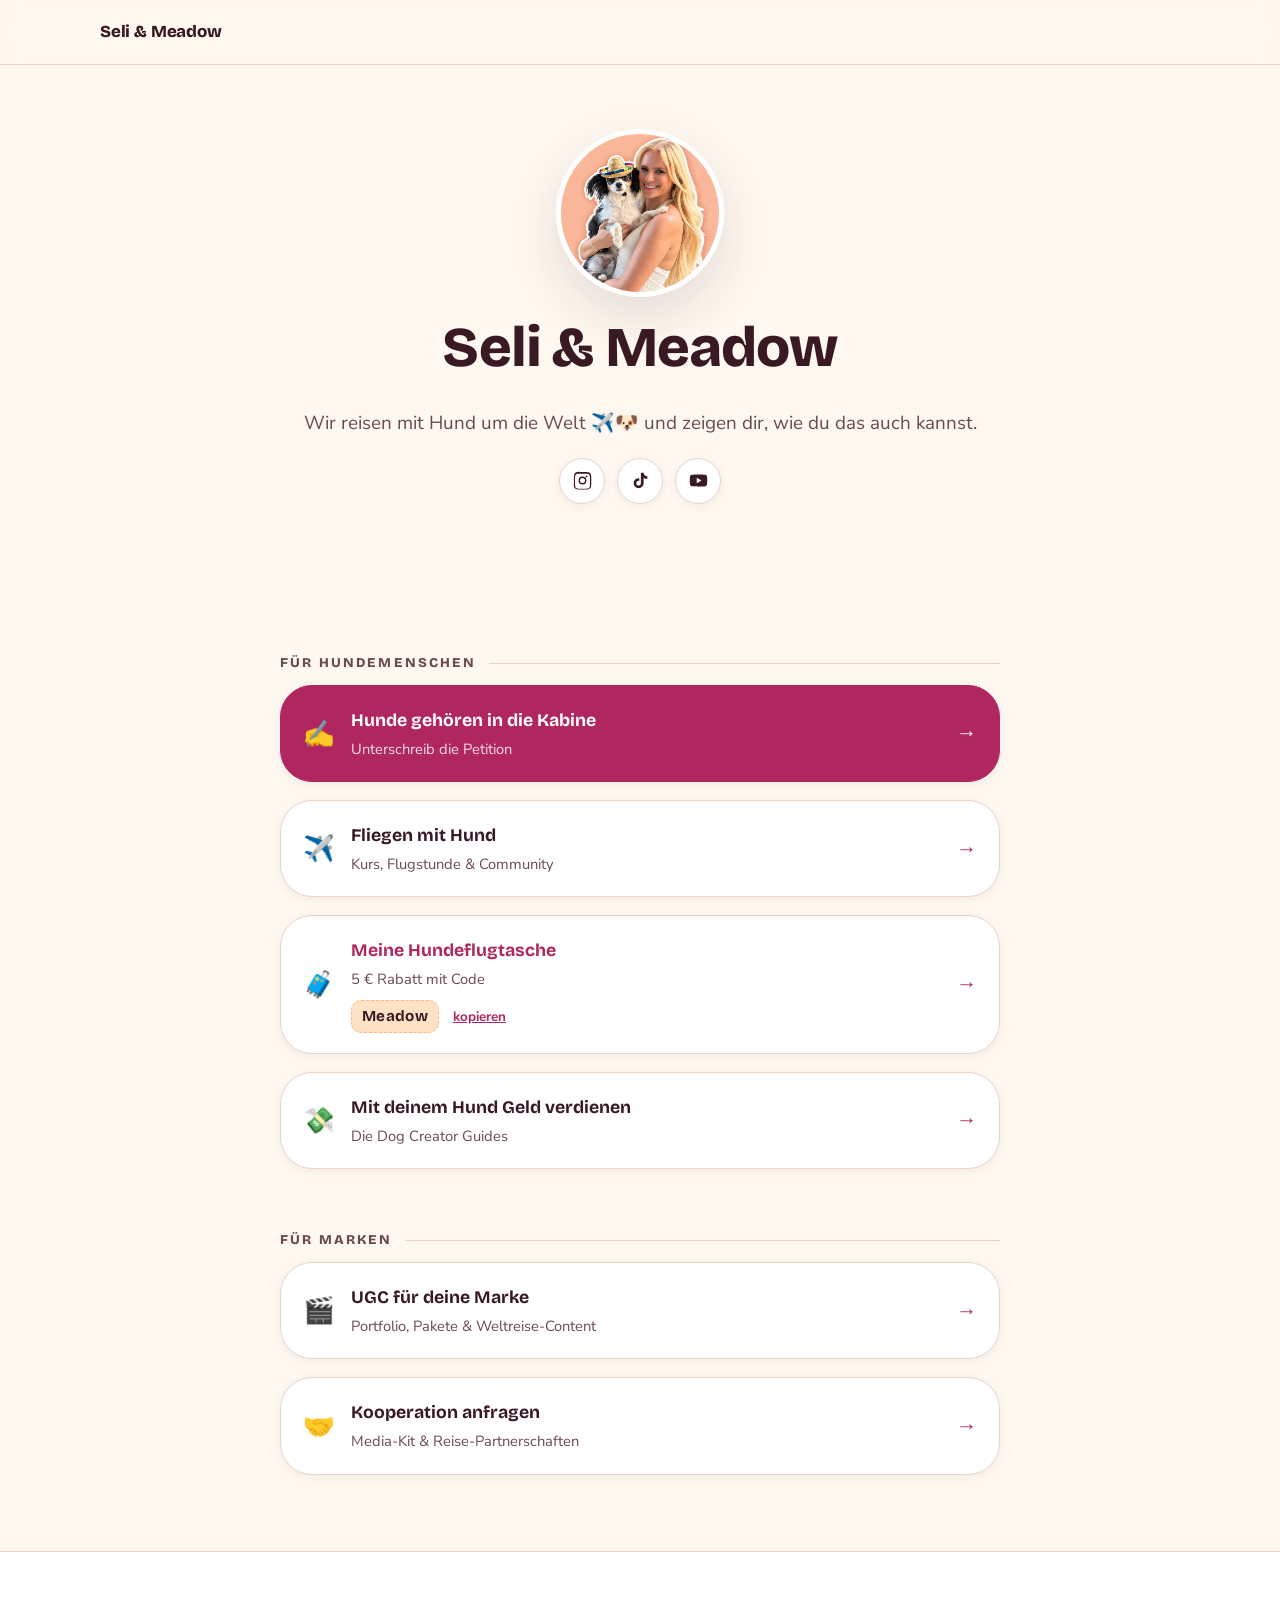
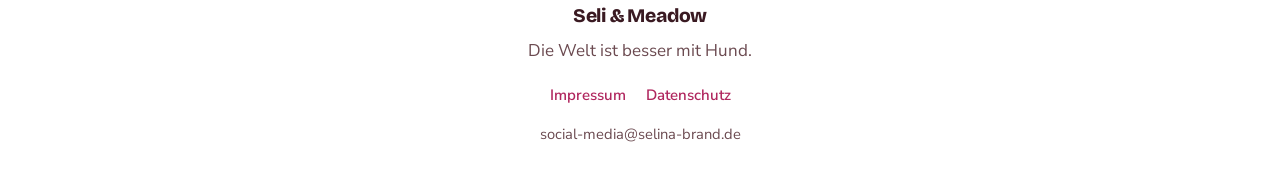
<file: index.html>
<!doctype html>
<html lang="de">
<head>
<meta charset="utf-8">
<meta name="viewport" content="width=device-width, initial-scale=1">
<title>Seli &amp; Meadow — Reisen mit Hund &amp; UGC</title>
<meta name="description" content="Wir reisen mit Hund um die Welt und zeigen dir, wie du das auch kannst. Fliegen mit Hund, Petition, Guides und UGC für Marken.">
<link rel="canonical" href="https://selina-brand.com/">
<meta name="theme-color" content="#FEF8F0">
<meta property="og:type" content="website">
<meta property="og:title" content="Seli &amp; Meadow — Reisen mit Hund &amp; UGC">
<meta property="og:description" content="Wir reisen mit Hund um die Welt und zeigen dir, wie du das auch kannst.">
<meta property="og:image" content="https://selina-brand.com/assets/media/profilbild-seli-meadow.jpg">
<meta property="og:url" content="https://selina-brand.com/">
<link rel="icon" href="/favicon.png" type="image/png">
<link rel="stylesheet" href="/assets/css/site.css">
</head>
<body>

<header class="kopf">
  <div class="huelle kopf-inhalt">
    <a class="marke" href="/">Seli &amp; Meadow</a>
    <div class="kopf-rechts"></div>
  </div>
</header>

<main>
  <section class="hero mitte">
    <div class="huelle eng">
      <img class="profil" src="/assets/media/profilbild-seli-meadow.jpg"
           alt="Seli mit ihrer Hündin Meadow auf dem Arm" width="336" height="336">
      <h1>Seli &amp; Meadow</h1>
      <p class="lead">Wir reisen mit Hund um die Welt ✈️🐶 und zeigen dir, wie du das auch kannst.</p>
      <nav class="sozial" aria-label="Social Media">
        <a href="https://www.instagram.com/meadow_on_tour/" target="_blank" rel="noopener me" aria-label="Instagram">
          <svg viewBox="0 0 24 24" aria-hidden="true"><path d="M12 2.2c3.2 0 3.6 0 4.9.07 1.2.05 1.8.25 2.2.42.6.23 1 .5 1.5.95.45.45.72.9.95 1.5.17.4.37 1 .42 2.2.06 1.3.07 1.7.07 4.9s0 3.6-.07 4.9c-.05 1.2-.25 1.8-.42 2.2-.23.6-.5 1-.95 1.5-.45.45-.9.72-1.5.95-.4.17-1 .37-2.2.42-1.3.06-1.7.07-4.9.07s-3.6 0-4.9-.07c-1.2-.05-1.8-.25-2.2-.42-.6-.23-1-.5-1.5-.95-.45-.45-.72-.9-.95-1.5-.17-.4-.37-1-.42-2.2C2.2 15.6 2.2 15.2 2.2 12s0-3.6.07-4.9c.05-1.2.25-1.8.42-2.2.23-.6.5-1 .95-1.5.45-.45.9-.72 1.5-.95.4-.17 1-.37 2.2-.42C8.4 2.2 8.8 2.2 12 2.2zm0 1.98c-3.14 0-3.5.01-4.73.07-.93.04-1.4.2-1.72.32-.43.17-.74.37-1.06.69-.32.32-.52.63-.69 1.06-.13.33-.28.8-.32 1.72-.06 1.23-.07 1.6-.07 4.73s.01 3.5.07 4.73c.04.93.2 1.4.32 1.72.17.43.37.74.69 1.06.32.32.63.52 1.06.69.33.13.8.28 1.72.32 1.23.06 1.6.07 4.73.07s3.5-.01 4.73-.07c.93-.04 1.4-.2 1.72-.32.43-.17.74-.37 1.06-.69.32-.32.52-.63.69-1.06.13-.33.28-.8.32-1.72.06-1.23.07-1.6.07-4.73s-.01-3.5-.07-4.73c-.04-.93-.2-1.4-.32-1.72a2.9 2.9 0 0 0-.69-1.06 2.9 2.9 0 0 0-1.06-.69c-.33-.13-.8-.28-1.72-.32-1.23-.06-1.6-.07-4.73-.07zm0 3.37a4.45 4.45 0 1 1 0 8.9 4.45 4.45 0 0 1 0-8.9zm0 7.34a2.89 2.89 0 1 0 0-5.78 2.89 2.89 0 0 0 0 5.78zm5.66-7.54a1.04 1.04 0 1 1-2.08 0 1.04 1.04 0 0 1 2.08 0z"/></svg>
        </a>
        <a href="https://www.tiktok.com/@meadow_on_tour" target="_blank" rel="noopener me" aria-label="TikTok">
          <svg viewBox="0 0 24 24" aria-hidden="true"><path d="M16.6 5.82A4.28 4.28 0 0 1 15.54 3h-3.1v12.06a2.6 2.6 0 1 1-1.86-2.5V9.4a5.68 5.68 0 1 0 4.96 5.64V8.9a7.3 7.3 0 0 0 4.26 1.37V7.17a4.28 4.28 0 0 1-3.2-1.35z"/></svg>
        </a>
        <a href="https://www.youtube.com/@meadow_on_tour" target="_blank" rel="noopener me" aria-label="YouTube">
          <svg viewBox="0 0 24 24" aria-hidden="true"><path d="M21.6 7.2a2.5 2.5 0 0 0-1.76-1.77C18.25 5 12 5 12 5s-6.25 0-7.84.43A2.5 2.5 0 0 0 2.4 7.2C2 8.8 2 12 2 12s0 3.2.4 4.8a2.5 2.5 0 0 0 1.76 1.77C5.75 19 12 19 12 19s6.25 0 7.84-.43a2.5 2.5 0 0 0 1.76-1.77C22 15.2 22 12 22 12s0-3.2-.4-4.8zM10 15.2V8.8L15.5 12 10 15.2z"/></svg>
        </a>
      </nav>
    </div>
  </section>

  <section class="schmal">
    <div class="huelle eng">
      <h2 class="gruppe-titel">Für Hundemenschen</h2>
      <div class="gitter">
        <a class="link-karte link-karte--himbeere" href="/petition/">
          <span class="zeichen" aria-hidden="true">✍️</span>
          <span><span class="titel">Hunde gehören in die Kabine</span>
          <span class="unter">Unterschreib die Petition</span></span>
          <span class="pfeil" aria-hidden="true">→</span>
        </a>

        <a class="link-karte" href="/fliegen-mit-hund/">
          <span class="zeichen" aria-hidden="true">✈️</span>
          <span><span class="titel">Fliegen mit Hund</span>
          <span class="unter">Kurs, Flugstunde &amp; Community</span></span>
          <span class="pfeil" aria-hidden="true">→</span>
        </a>

        <div class="link-karte" style="flex-wrap:wrap">
          <span class="zeichen" aria-hidden="true">🧳</span>
          <span style="flex:1 1 180px">
            <a class="titel" href="https://annitano.de/produkt/hundeflugtasche-air-20-23-cm-annitano/" target="_blank" rel="noopener">Meine Hundeflugtasche</a>
            <span class="unter">5 € Rabatt mit Code</span>
            <span class="code-zeile">
              <span class="code">Meadow</span>
              <button class="kopieren" type="button" data-kopieren="Meadow">kopieren</button>
            </span>
          </span>
          <a class="pfeil" href="https://annitano.de/produkt/hundeflugtasche-air-20-23-cm-annitano/" target="_blank" rel="noopener" aria-label="Zur Hundeflugtasche">→</a>
        </div>

        <a class="link-karte" href="/guides/">
          <span class="zeichen" aria-hidden="true">💸</span>
          <span><span class="titel">Mit deinem Hund Geld verdienen</span>
          <span class="unter">Die Dog Creator Guides</span></span>
          <span class="pfeil" aria-hidden="true">→</span>
        </a>
      </div>
    </div>
  </section>

  <section class="schmal" style="padding-top:8px">
    <div class="huelle eng">
      <h2 class="gruppe-titel">Für Marken</h2>
      <div class="gitter">
        <a class="link-karte" href="/ugc/">
          <span class="zeichen" aria-hidden="true">🎬</span>
          <span><span class="titel">UGC für deine Marke</span>
          <span class="unter">Portfolio, Pakete &amp; Weltreise-Content</span></span>
          <span class="pfeil" aria-hidden="true">→</span>
        </a>
        <a class="link-karte" href="/kooperation/">
          <span class="zeichen" aria-hidden="true">🤝</span>
          <span><span class="titel">Kooperation anfragen</span>
          <span class="unter">Media-Kit &amp; Reise-Partnerschaften</span></span>
          <span class="pfeil" aria-hidden="true">→</span>
        </a>
      </div>
    </div>
  </section>
</main>

<footer class="fuss mitte">
  <div class="huelle">
    <span class="marke">Seli &amp; Meadow</span>
    <p class="spruch">Die Welt ist besser mit Hund.</p>
    <nav aria-label="Rechtliches">
      <a href="/impressum/">Impressum</a>
      <a href="/datenschutz/">Datenschutz</a>
    </nav>
    <a class="mail" href="mailto:social-media@selina-brand.de">social-media@selina-brand.de</a>
  </div>
</footer>

<script src="/assets/js/site.js" defer></script>
</body>
</html>
</file>
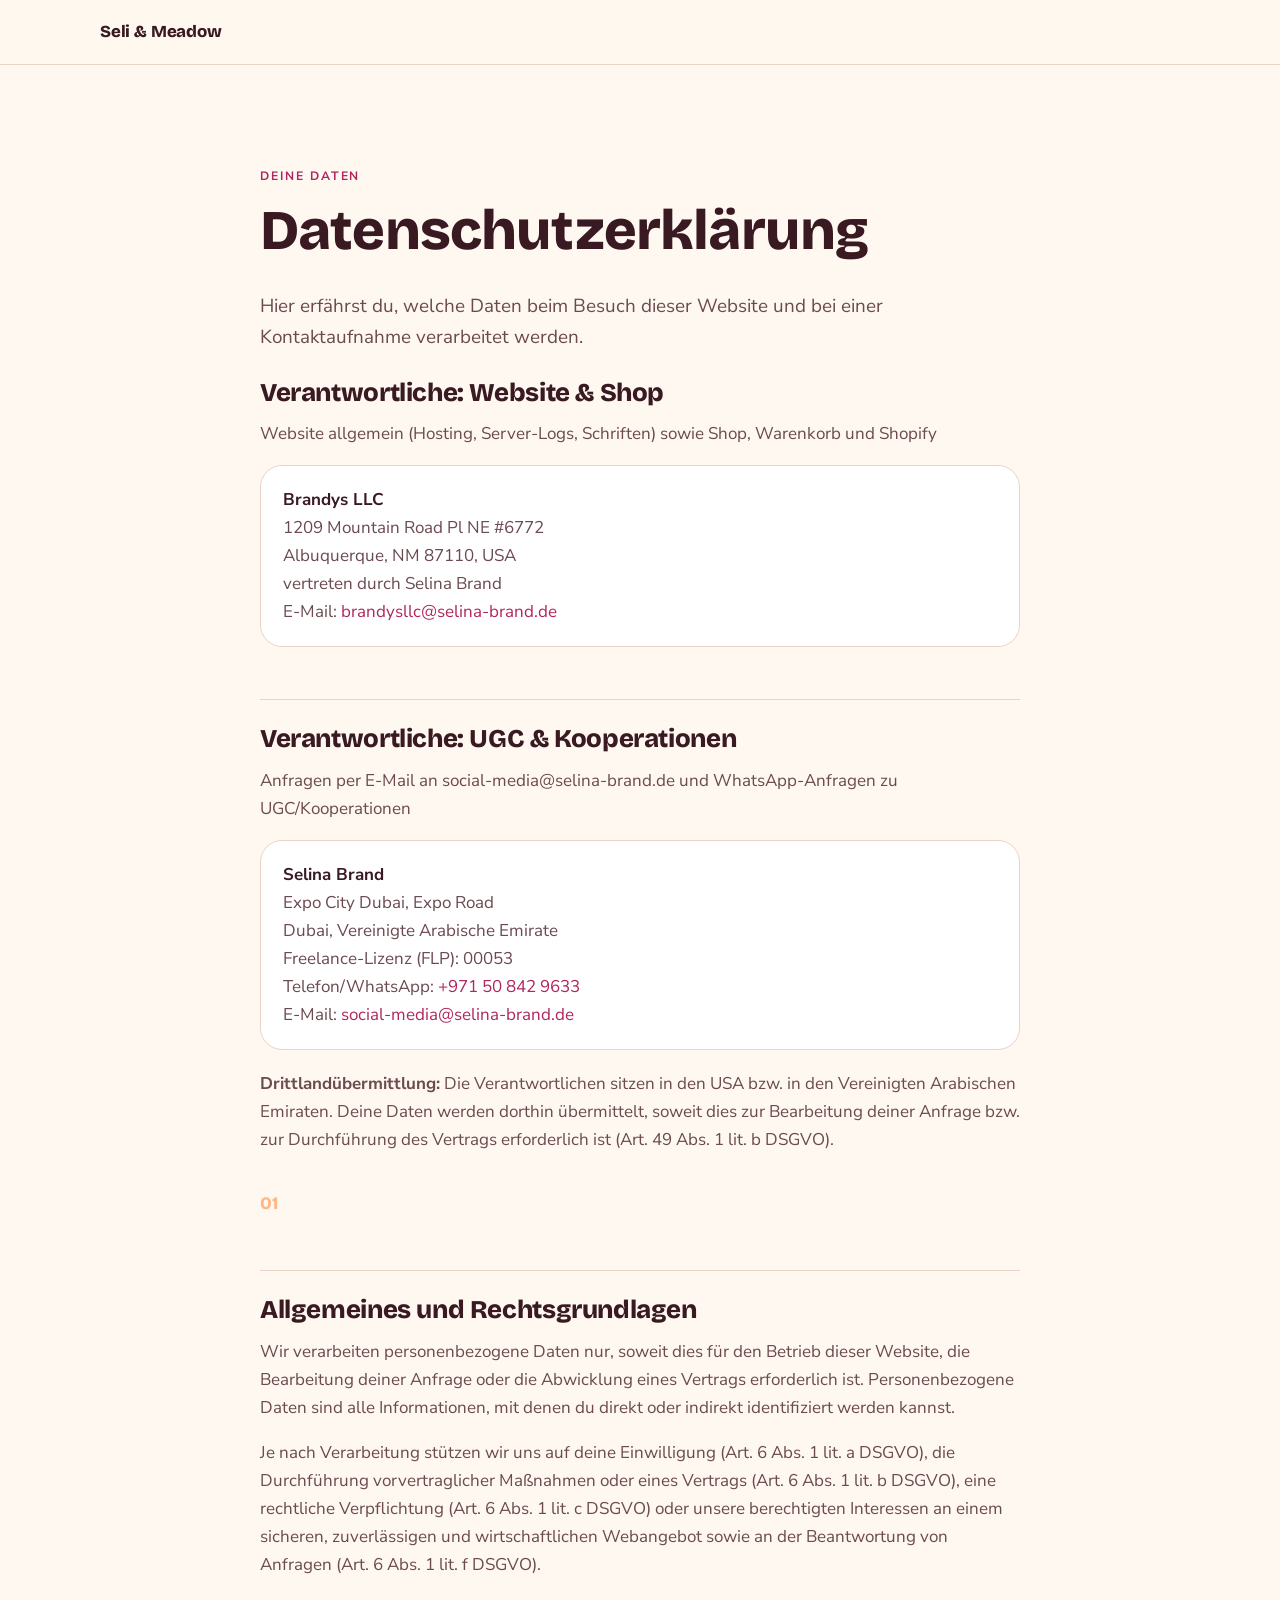
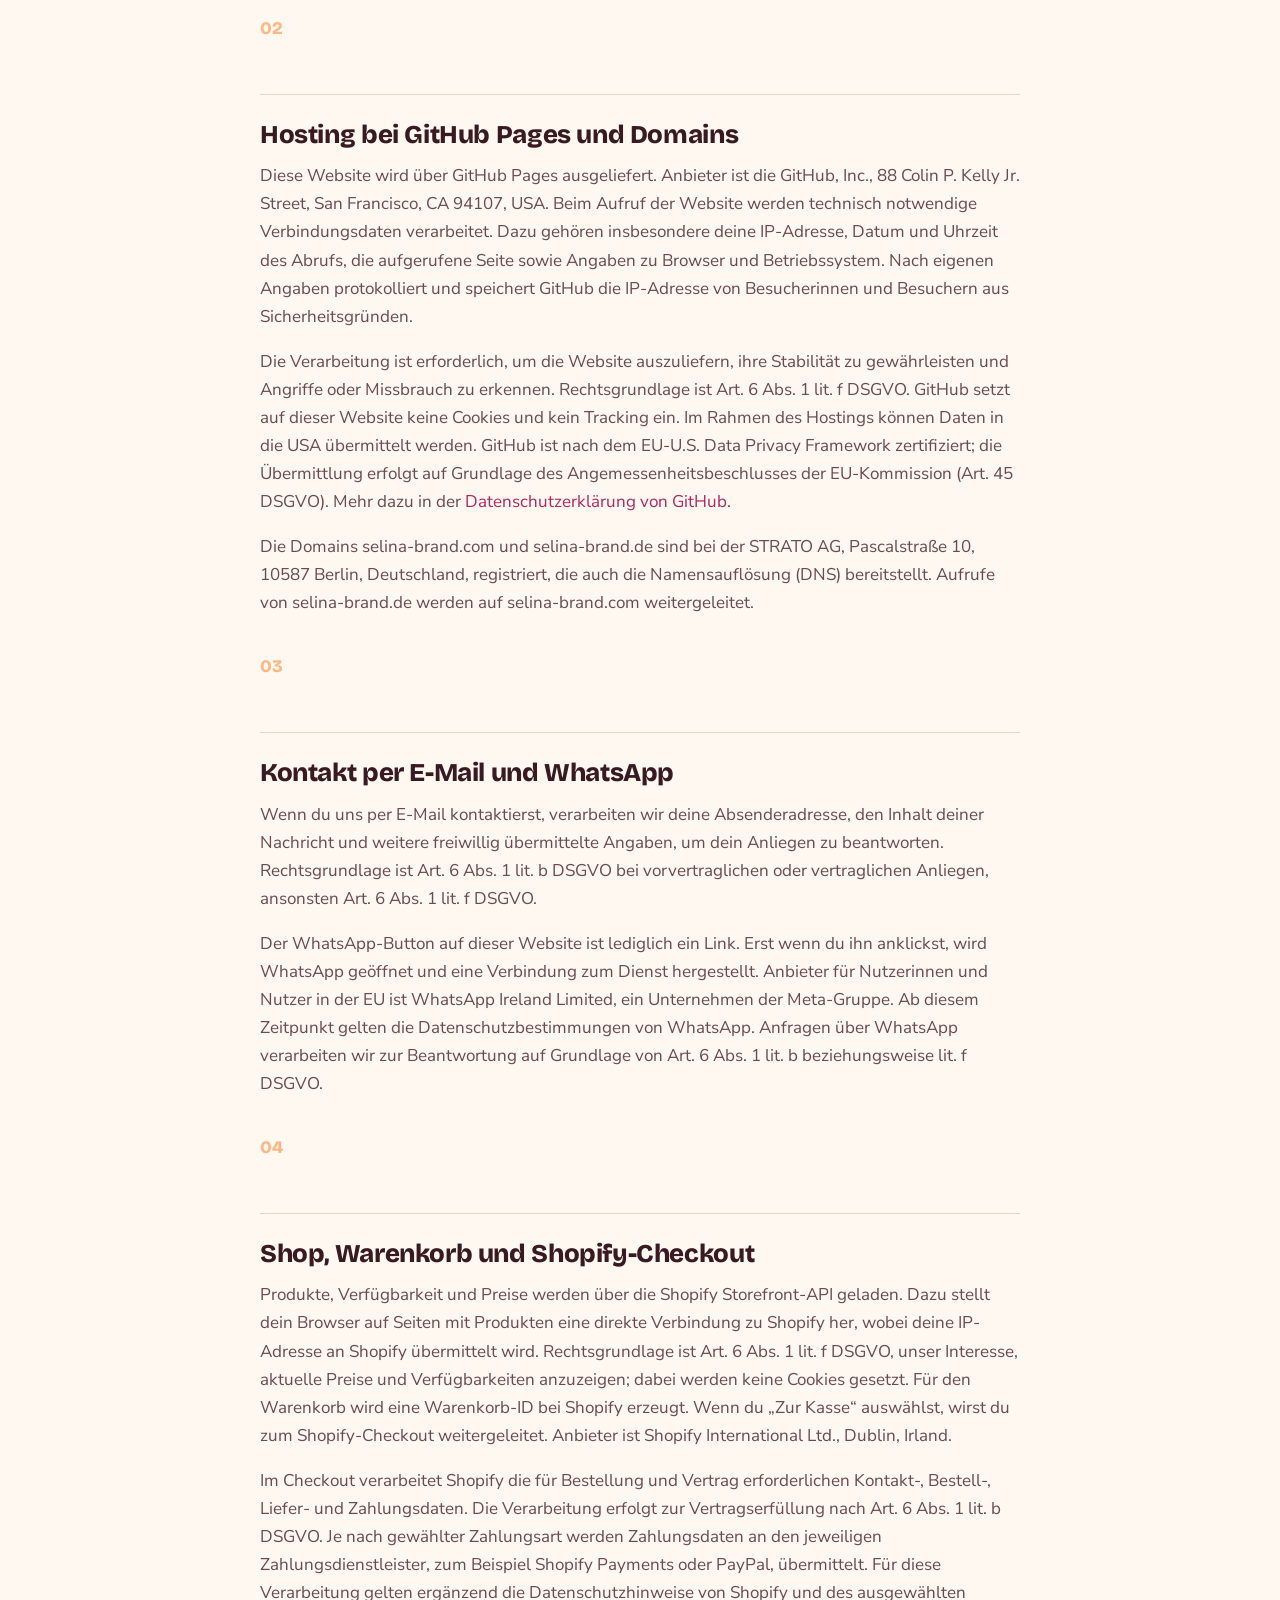
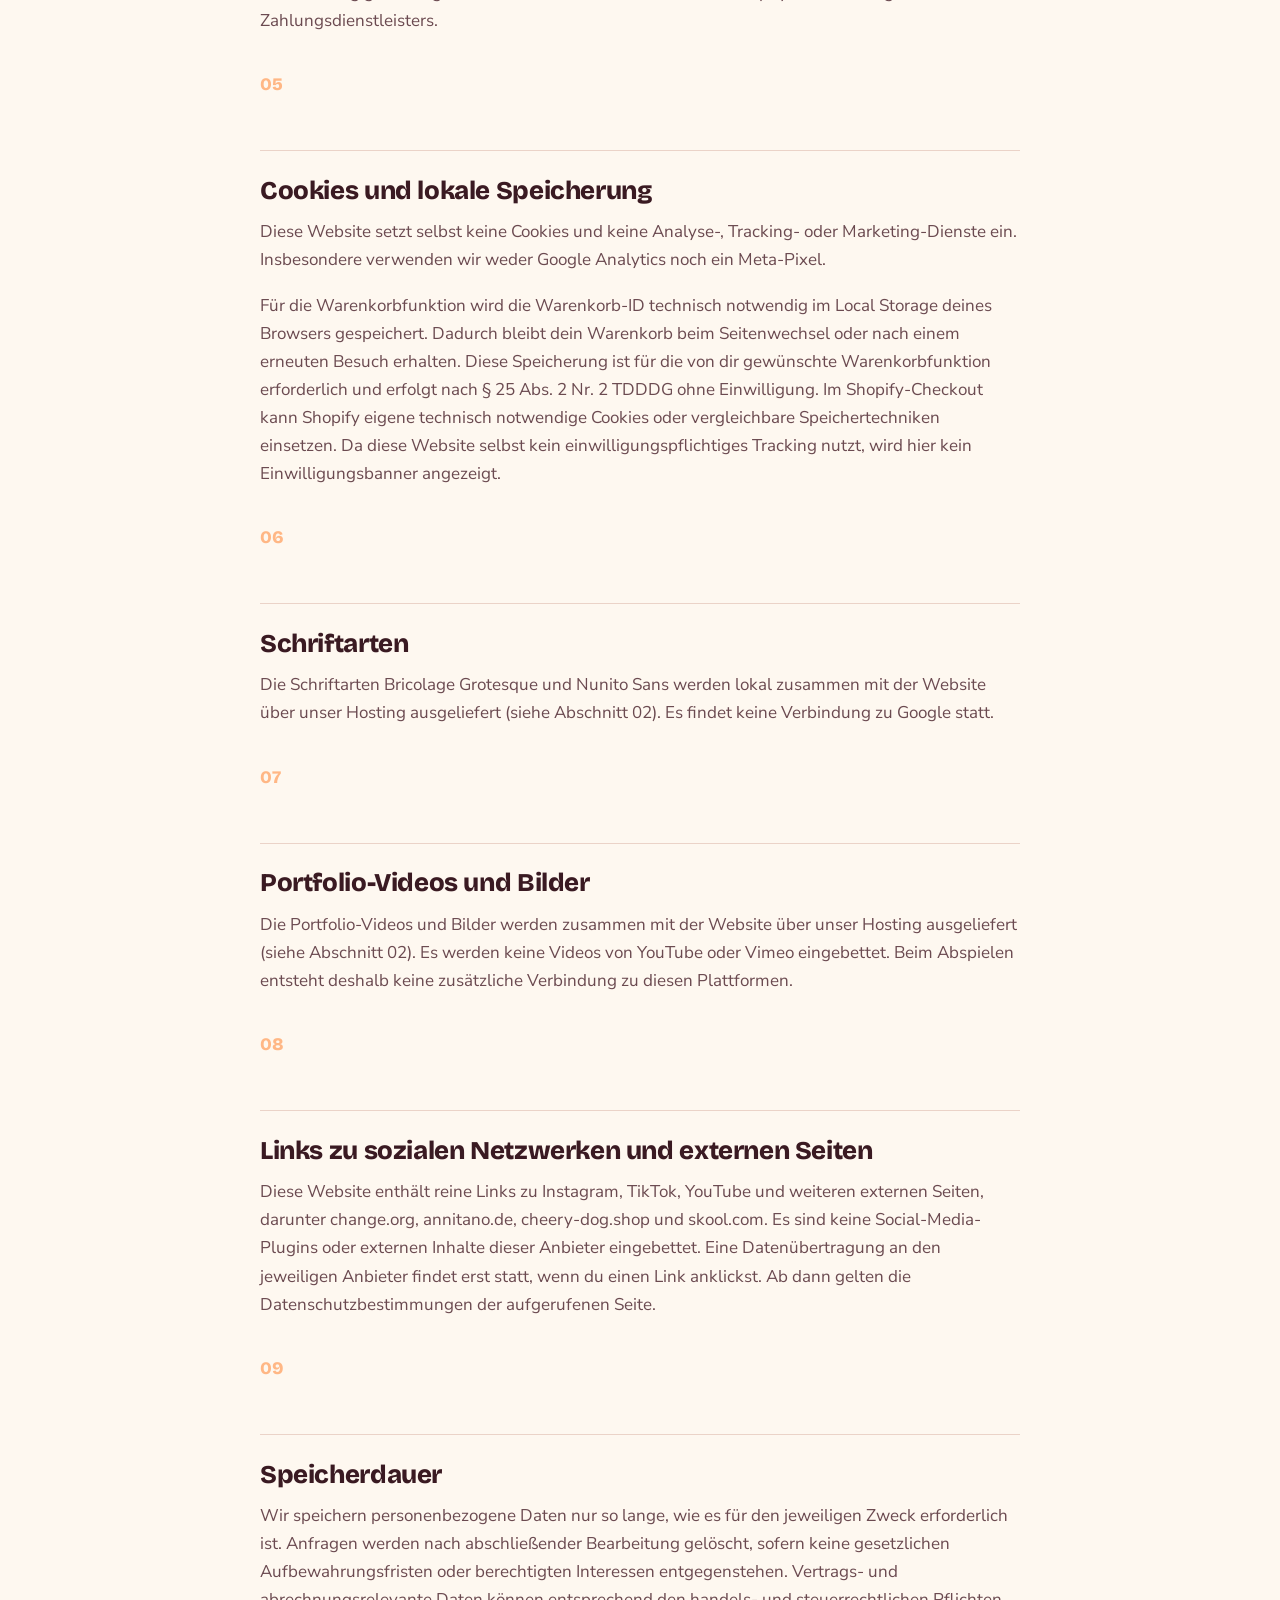
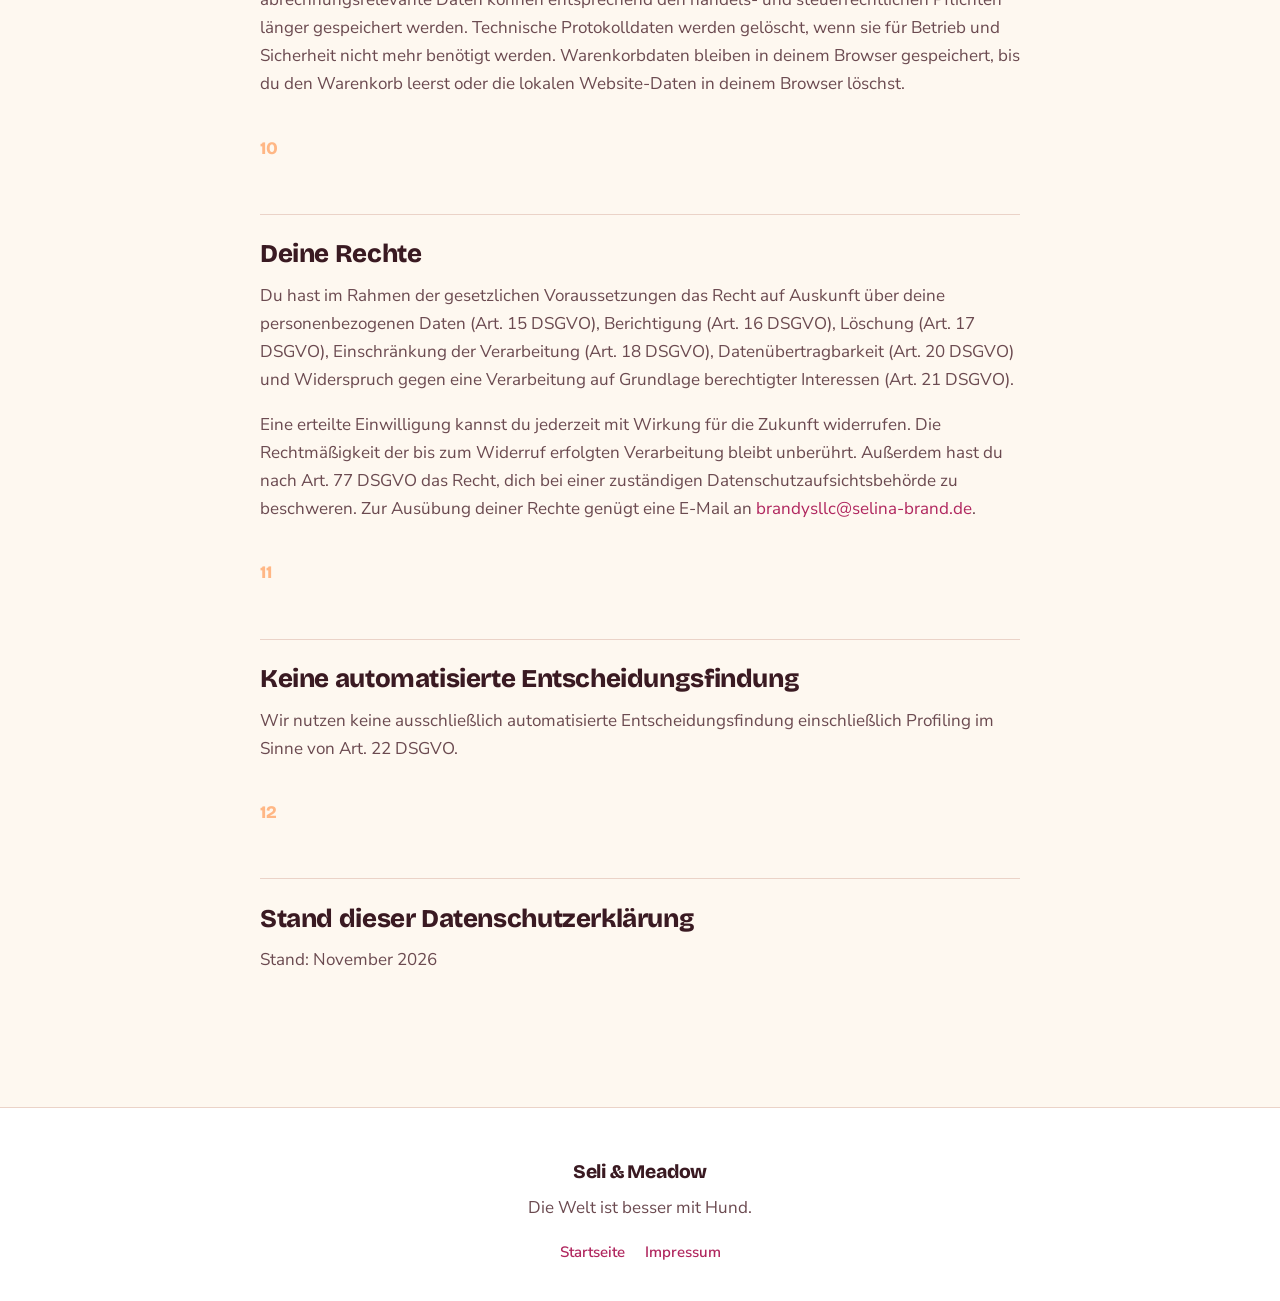
<file: datenschutz/index.html>
<!doctype html>
<html lang="de">
<head>
<meta charset="utf-8">
<meta name="viewport" content="width=device-width, initial-scale=1">
<title>Datenschutzerklärung — Seli &amp; Meadow</title>
<meta name="description" content="Welche Daten beim Besuch von selina-brand.com und bei einer Kontaktaufnahme verarbeitet werden.">
<meta name="robots" content="noindex, follow">
<link rel="canonical" href="https://selina-brand.com/datenschutz/">
<meta name="theme-color" content="#FEF8F0">
<link rel="icon" href="/favicon.png" type="image/png">
<link rel="stylesheet" href="/assets/css/site.css">
</head>
<body>

<header class="kopf">
  <div class="huelle kopf-inhalt">
    <a class="marke" href="/">Seli &amp; Meadow</a>
    <div class="kopf-rechts"></div>
  </div>
</header>

<main>
  <section>
    <div class="huelle rechts">
      <span class="ueberschrift-klein">Deine Daten</span>
      <h1>Datenschutzerklärung</h1>
      <p class="lead">Hier erfährst du, welche Daten beim Besuch dieser Website und bei einer
        Kontaktaufnahme verarbeitet werden.</p>

      <h2>Verantwortliche: Website &amp; Shop</h2>
      <p>Website allgemein (Hosting, Server-Logs, Schriften) sowie Shop, Warenkorb und Shopify</p>
      <address>
        <strong>Brandys LLC</strong><br>
        1209 Mountain Road Pl NE #6772<br>
        Albuquerque, NM 87110, USA<br>
        vertreten durch Selina Brand<br>
        E-Mail: <a href="mailto:brandysllc@selina-brand.de">brandysllc@selina-brand.de</a>
      </address>

      <h2>Verantwortliche: UGC &amp; Kooperationen</h2>
      <p>Anfragen per E-Mail an social-media@selina-brand.de und WhatsApp-Anfragen zu
        UGC/Kooperationen</p>
      <address>
        <strong>Selina Brand</strong><br>
        Expo City Dubai, Expo Road<br>
        Dubai, Vereinigte Arabische Emirate<br>
        Freelance-Lizenz (FLP): 00053<br>
        Telefon/WhatsApp: <a href="tel:+971508429633">+971 50 842 9633</a><br>
        E-Mail: <a href="mailto:social-media@selina-brand.de">social-media@selina-brand.de</a>
      </address>

      <p><strong>Drittlandübermittlung:</strong> Die Verantwortlichen sitzen in den USA bzw. in den
        Vereinigten Arabischen Emiraten. Deine Daten werden dorthin übermittelt, soweit dies zur
        Bearbeitung deiner Anfrage bzw. zur Durchführung des Vertrags erforderlich ist
        (Art. 49 Abs. 1 lit. b DSGVO).</p>

      <span class="nr">01</span>
      <h2>Allgemeines und Rechtsgrundlagen</h2>
      <p>Wir verarbeiten personenbezogene Daten nur, soweit dies für den Betrieb dieser Website, die
        Bearbeitung deiner Anfrage oder die Abwicklung eines Vertrags erforderlich ist. Personenbezogene
        Daten sind alle Informationen, mit denen du direkt oder indirekt identifiziert werden kannst.</p>
      <p>Je nach Verarbeitung stützen wir uns auf deine Einwilligung (Art. 6 Abs. 1 lit. a DSGVO), die
        Durchführung vorvertraglicher Maßnahmen oder eines Vertrags (Art. 6 Abs. 1 lit. b DSGVO), eine
        rechtliche Verpflichtung (Art. 6 Abs. 1 lit. c DSGVO) oder unsere berechtigten Interessen an
        einem sicheren, zuverlässigen und wirtschaftlichen Webangebot sowie an der Beantwortung von
        Anfragen (Art. 6 Abs. 1 lit. f DSGVO).</p>

      <span class="nr">02</span>
      <h2>Hosting bei GitHub Pages und Domains</h2>
      <p>Diese Website wird über GitHub Pages ausgeliefert. Anbieter ist die GitHub, Inc.,
        88 Colin P. Kelly Jr. Street, San Francisco, CA 94107, USA. Beim Aufruf der Website werden
        technisch notwendige Verbindungsdaten verarbeitet. Dazu gehören insbesondere deine IP-Adresse,
        Datum und Uhrzeit des Abrufs, die aufgerufene Seite sowie Angaben zu Browser und Betriebssystem.
        Nach eigenen Angaben protokolliert und speichert GitHub die IP-Adresse von Besucherinnen und
        Besuchern aus Sicherheitsgründen.</p>
      <p>Die Verarbeitung ist erforderlich, um die Website auszuliefern, ihre Stabilität zu gewährleisten
        und Angriffe oder Missbrauch zu erkennen. Rechtsgrundlage ist Art. 6 Abs. 1 lit. f DSGVO.
        GitHub setzt auf dieser Website keine Cookies und kein Tracking ein. Im Rahmen des Hostings können Daten
        in die USA übermittelt werden. GitHub ist nach dem EU-U.S. Data Privacy Framework zertifiziert; die
        Übermittlung erfolgt auf Grundlage des Angemessenheitsbeschlusses der EU-Kommission
        (Art. 45 DSGVO). Mehr dazu in der
        <a href="https://docs.github.com/de/site-policy/privacy-policies/github-general-privacy-statement" rel="noopener">Datenschutzerklärung von GitHub</a>.</p>
      <p>Die Domains selina-brand.com und selina-brand.de sind bei der STRATO AG, Pascalstraße 10,
        10587 Berlin, Deutschland, registriert, die auch die Namensauflösung (DNS) bereitstellt.
        Aufrufe von selina-brand.de werden auf selina-brand.com weitergeleitet.</p>

      <span class="nr">03</span>
      <h2>Kontakt per E-Mail und WhatsApp</h2>
      <p>Wenn du uns per E-Mail kontaktierst, verarbeiten wir deine Absenderadresse, den Inhalt deiner
        Nachricht und weitere freiwillig übermittelte Angaben, um dein Anliegen zu beantworten.
        Rechtsgrundlage ist Art. 6 Abs. 1 lit. b DSGVO bei vorvertraglichen oder vertraglichen
        Anliegen, ansonsten Art. 6 Abs. 1 lit. f DSGVO.</p>
      <p>Der WhatsApp-Button auf dieser Website ist lediglich ein Link. Erst wenn du ihn anklickst, wird
        WhatsApp geöffnet und eine Verbindung zum Dienst hergestellt. Anbieter für Nutzerinnen und
        Nutzer in der EU ist WhatsApp Ireland Limited, ein Unternehmen der Meta-Gruppe. Ab diesem
        Zeitpunkt gelten die Datenschutzbestimmungen von WhatsApp. Anfragen über WhatsApp verarbeiten
        wir zur Beantwortung auf Grundlage von Art. 6 Abs. 1 lit. b beziehungsweise lit. f DSGVO.</p>

      <span class="nr">04</span>
      <h2>Shop, Warenkorb und Shopify-Checkout</h2>
      <p>Produkte, Verfügbarkeit und Preise werden über die Shopify Storefront-API geladen. Dazu stellt dein
        Browser auf Seiten mit Produkten eine direkte Verbindung zu Shopify her, wobei deine IP-Adresse
        an Shopify übermittelt wird. Rechtsgrundlage ist Art. 6 Abs. 1 lit. f DSGVO, unser Interesse,
        aktuelle Preise und Verfügbarkeiten anzuzeigen; dabei werden keine Cookies gesetzt. Für den
        Warenkorb wird eine Warenkorb-ID bei Shopify erzeugt. Wenn du „Zur Kasse“ auswählst, wirst du
        zum Shopify-Checkout weitergeleitet. Anbieter ist Shopify International Ltd., Dublin, Irland.</p>
      <p>Im Checkout verarbeitet Shopify die für Bestellung und Vertrag erforderlichen Kontakt-, Bestell-,
        Liefer- und Zahlungsdaten. Die Verarbeitung erfolgt zur Vertragserfüllung nach
        Art. 6 Abs. 1 lit. b DSGVO. Je nach gewählter Zahlungsart werden Zahlungsdaten an den jeweiligen
        Zahlungsdienstleister, zum Beispiel Shopify Payments oder PayPal, übermittelt. Für diese
        Verarbeitung gelten ergänzend die Datenschutzhinweise von Shopify und des ausgewählten
        Zahlungsdienstleisters.</p>

      <span class="nr">05</span>
      <h2>Cookies und lokale Speicherung</h2>
      <p>Diese Website setzt selbst keine Cookies und keine Analyse-, Tracking- oder Marketing-Dienste
        ein. Insbesondere verwenden wir weder Google Analytics noch ein Meta-Pixel.</p>
      <p>Für die Warenkorbfunktion wird die Warenkorb-ID technisch notwendig im Local Storage deines
        Browsers gespeichert. Dadurch bleibt dein Warenkorb beim Seitenwechsel oder nach einem erneuten
        Besuch erhalten. Diese Speicherung ist für die von dir gewünschte Warenkorbfunktion erforderlich
        und erfolgt nach § 25 Abs. 2 Nr. 2 TDDDG ohne Einwilligung. Im Shopify-Checkout kann Shopify
        eigene technisch notwendige Cookies oder vergleichbare Speichertechniken einsetzen. Da diese
        Website selbst kein einwilligungspflichtiges Tracking nutzt, wird hier kein Einwilligungsbanner
        angezeigt.</p>

      <span class="nr">06</span>
      <h2>Schriftarten</h2>
      <p>Die Schriftarten Bricolage Grotesque und Nunito Sans werden lokal zusammen mit der Website
        über unser Hosting ausgeliefert (siehe Abschnitt 02). Es findet keine Verbindung zu Google statt.</p>

      <span class="nr">07</span>
      <h2>Portfolio-Videos und Bilder</h2>
      <p>Die Portfolio-Videos und Bilder werden zusammen mit der Website über unser Hosting
        ausgeliefert (siehe Abschnitt 02). Es
        werden keine Videos von YouTube oder Vimeo eingebettet. Beim Abspielen entsteht deshalb keine
        zusätzliche Verbindung zu diesen Plattformen.</p>

      <span class="nr">08</span>
      <h2>Links zu sozialen Netzwerken und externen Seiten</h2>
      <p>Diese Website enthält reine Links zu Instagram, TikTok, YouTube und weiteren externen Seiten,
        darunter change.org, annitano.de, cheery-dog.shop und skool.com. Es sind keine
        Social-Media-Plugins oder externen Inhalte dieser Anbieter eingebettet. Eine Datenübertragung an
        den jeweiligen Anbieter findet erst statt, wenn du einen Link anklickst. Ab dann gelten die
        Datenschutzbestimmungen der aufgerufenen Seite.</p>

      <span class="nr">09</span>
      <h2>Speicherdauer</h2>
      <p>Wir speichern personenbezogene Daten nur so lange, wie es für den jeweiligen Zweck erforderlich
        ist. Anfragen werden nach abschließender Bearbeitung gelöscht, sofern keine gesetzlichen
        Aufbewahrungsfristen oder berechtigten Interessen entgegenstehen. Vertrags- und
        abrechnungsrelevante Daten können entsprechend den handels- und steuerrechtlichen Pflichten
        länger gespeichert werden. Technische Protokolldaten werden gelöscht, wenn sie für Betrieb und
        Sicherheit nicht mehr benötigt werden. Warenkorbdaten bleiben in deinem Browser gespeichert, bis
        du den Warenkorb leerst oder die lokalen Website-Daten in deinem Browser löschst.</p>

      <span class="nr">10</span>
      <h2>Deine Rechte</h2>
      <p>Du hast im Rahmen der gesetzlichen Voraussetzungen das Recht auf Auskunft über deine
        personenbezogenen Daten (Art. 15 DSGVO), Berichtigung (Art. 16 DSGVO), Löschung
        (Art. 17 DSGVO), Einschränkung der Verarbeitung (Art. 18 DSGVO), Datenübertragbarkeit
        (Art. 20 DSGVO) und Widerspruch gegen eine Verarbeitung auf Grundlage berechtigter Interessen
        (Art. 21 DSGVO).</p>
      <p>Eine erteilte Einwilligung kannst du jederzeit mit Wirkung für die Zukunft widerrufen. Die
        Rechtmäßigkeit der bis zum Widerruf erfolgten Verarbeitung bleibt unberührt. Außerdem hast du
        nach Art. 77 DSGVO das Recht, dich bei einer zuständigen Datenschutzaufsichtsbehörde zu
        beschweren. Zur Ausübung deiner Rechte genügt eine E-Mail an
        <a href="mailto:brandysllc@selina-brand.de">brandysllc@selina-brand.de</a>.</p>

      <span class="nr">11</span>
      <h2>Keine automatisierte Entscheidungsfindung</h2>
      <p>Wir nutzen keine ausschließlich automatisierte Entscheidungsfindung einschließlich Profiling im
        Sinne von Art. 22 DSGVO.</p>

      <span class="nr">12</span>
      <h2>Stand dieser Datenschutzerklärung</h2>
      <p>Stand: November 2026</p>
    </div>
  </section>
</main>

<footer class="fuss mitte">
  <div class="huelle">
    <span class="marke">Seli &amp; Meadow</span>
    <p class="spruch">Die Welt ist besser mit Hund.</p>
    <nav aria-label="Rechtliches">
      <a href="/">Startseite</a>
      <a href="/impressum/">Impressum</a>
    </nav>
  </div>
</footer>

<script src="/assets/js/site.js" defer></script>
</body>
</html>
</file>
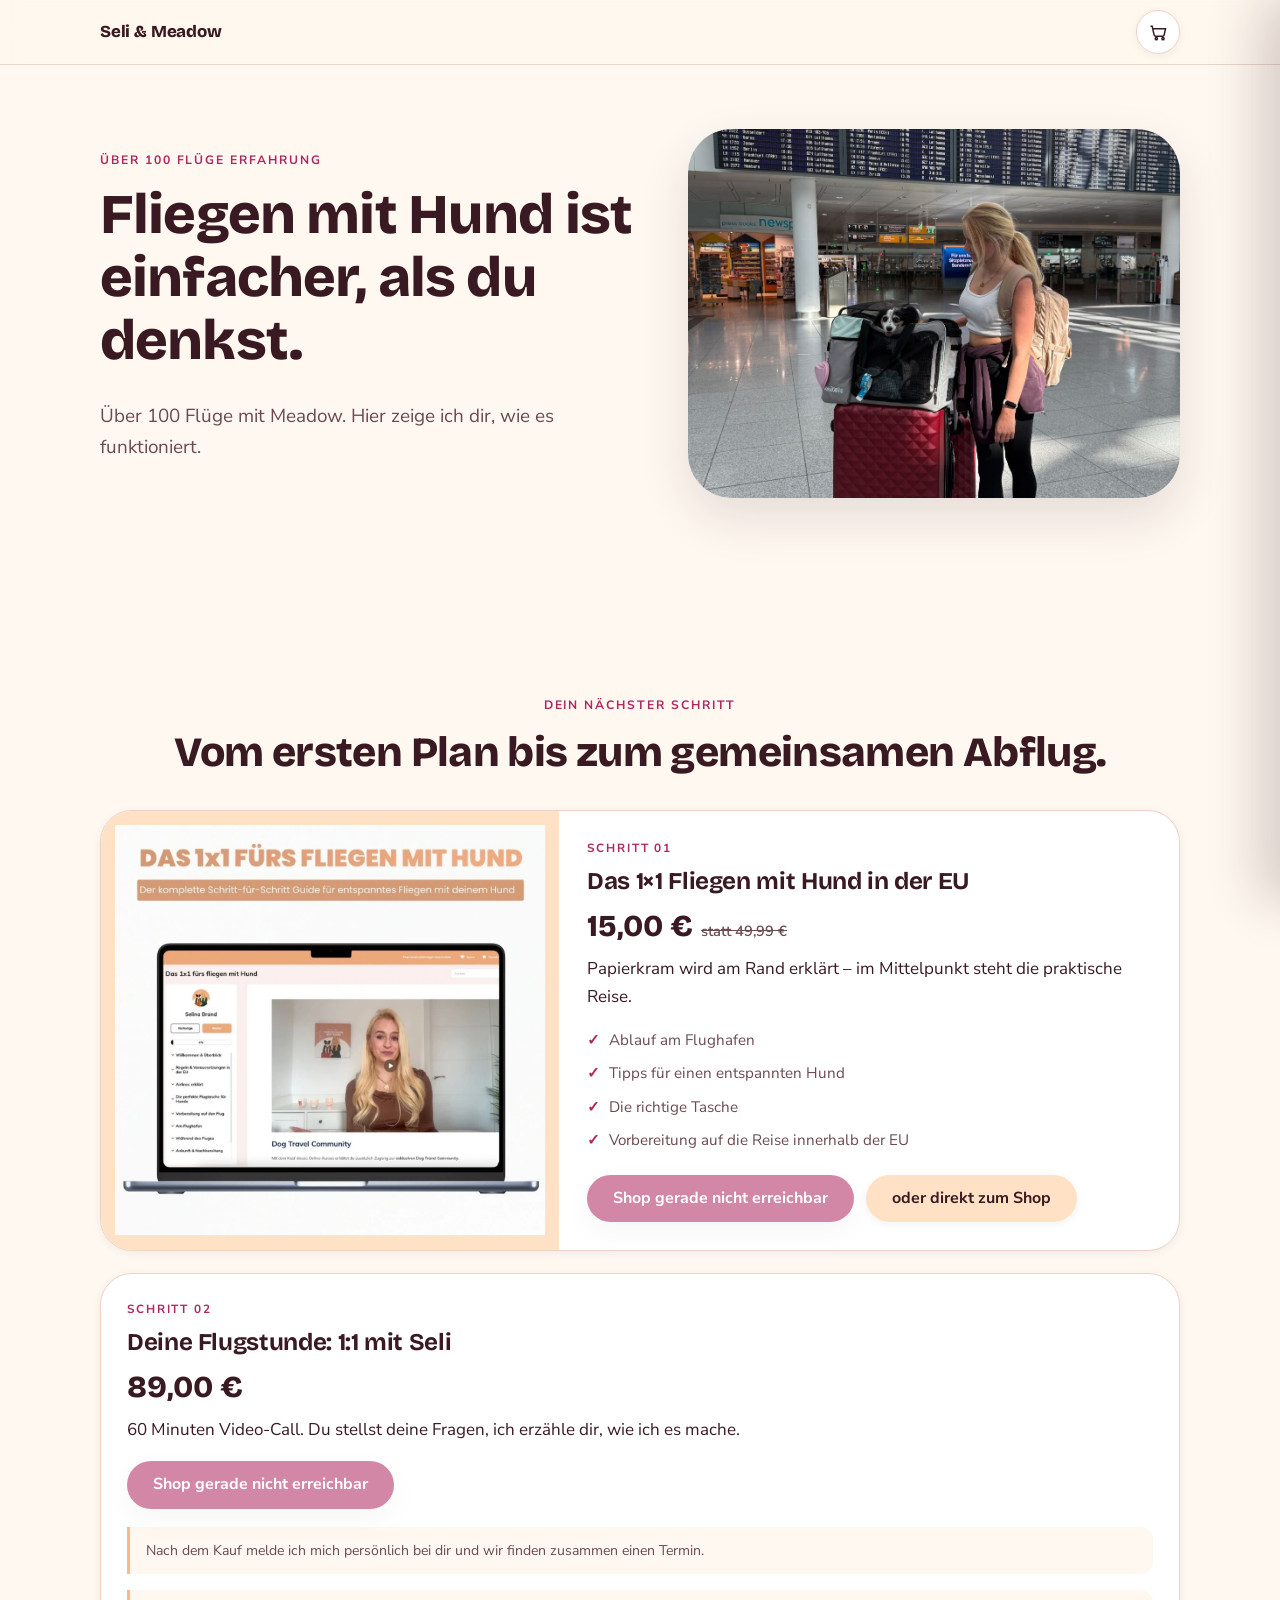
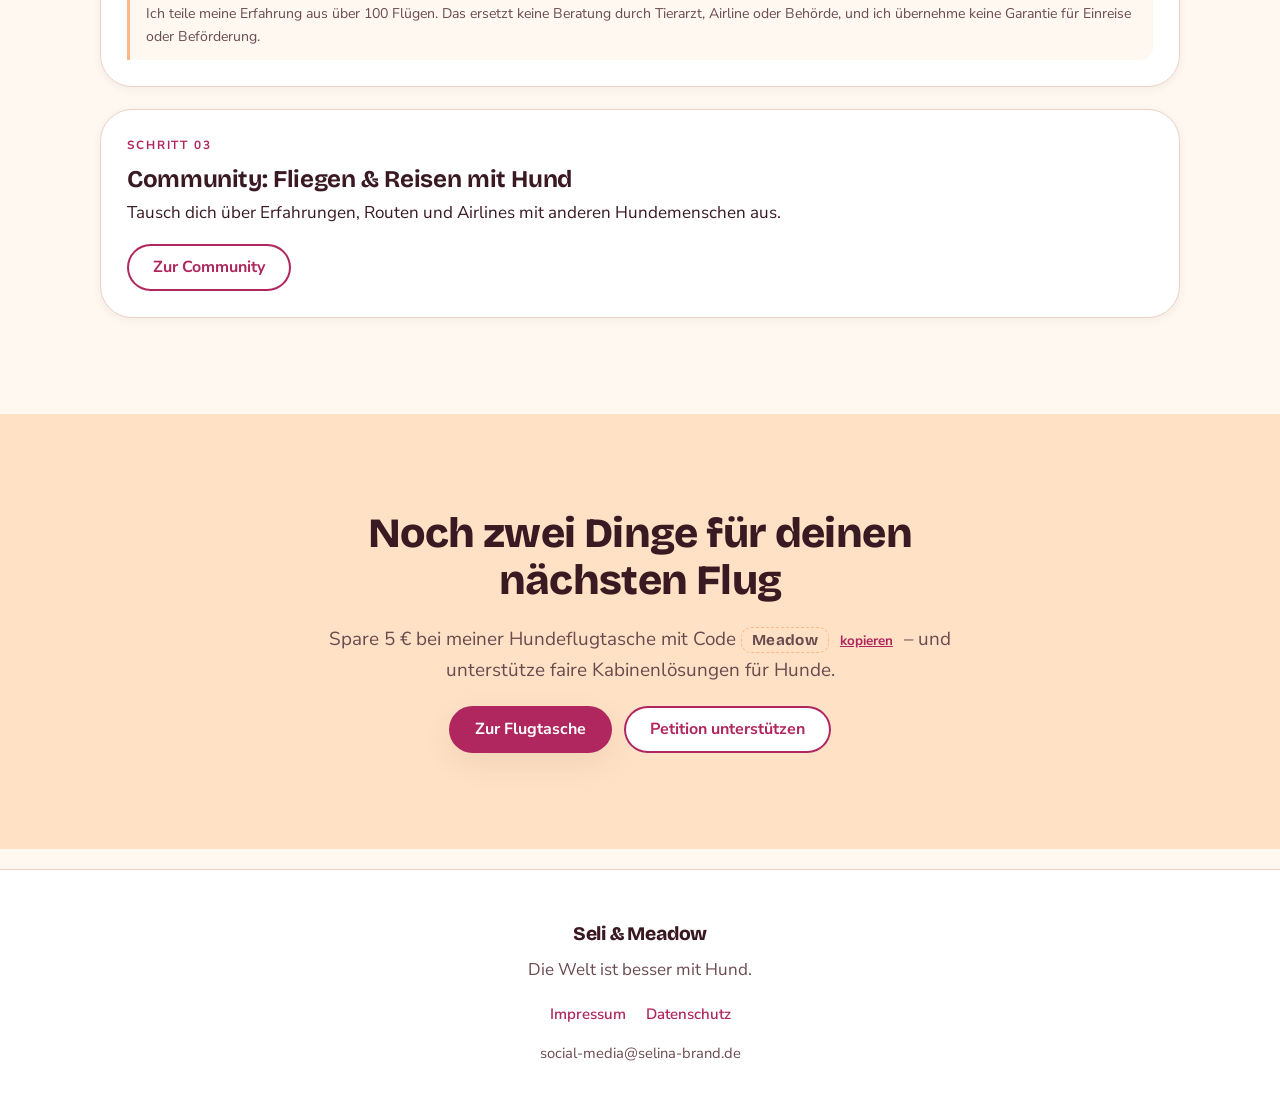
<file: fliegen-mit-hund/index.html>
<!doctype html>
<html lang="de">
<head>
<meta charset="utf-8">
<meta name="viewport" content="width=device-width, initial-scale=1">
<title>Fliegen mit Hund — Seli &amp; Meadow</title>
<meta name="description" content="Über 100 Flüge mit Meadow. Der Kurs „Das 1×1 Fliegen mit Hund in der EU“, eine 1:1-Flugstunde und die Community – alles für euren nächsten Flug.">
<link rel="canonical" href="https://selina-brand.com/fliegen-mit-hund/">
<meta name="theme-color" content="#FEF8F0">
<meta property="og:type" content="website">
<meta property="og:title" content="Fliegen mit Hund — Seli &amp; Meadow">
<meta property="og:description" content="Fliegen mit Hund ist einfacher, als du denkst. Kurs, Flugstunde und Community.">
<meta property="og:image" content="https://selina-brand.com/assets/media/seli-meadow-flughafen.jpg">
<link rel="icon" href="/favicon.png" type="image/png">
<link rel="stylesheet" href="/assets/css/site.css">
</head>
<body>

<header class="kopf">
  <div class="huelle kopf-inhalt">
    <a class="marke" href="/">Seli &amp; Meadow</a>
    <div class="kopf-rechts">
      <button class="korb-knopf" type="button" aria-label="Warenkorb öffnen">
        <svg viewBox="0 0 24 24" aria-hidden="true"><path d="M3 5h2l2.2 10.2A2 2 0 0 0 9.16 17h8.3a2 2 0 0 0 1.95-1.57L21 8H6"/><circle cx="10" cy="20" r="1.3"/><circle cx="18" cy="20" r="1.3"/></svg>
        <span class="zahl" hidden>0</span>
      </button>
    </div>
  </div>
</header>

<main>
  <section class="hero">
    <div class="huelle hero--bild">
      <div>
        <span class="ueberschrift-klein">Über 100 Flüge Erfahrung</span>
        <h1>Fliegen mit Hund ist einfacher, als du denkst.</h1>
        <p class="lead">Über 100 Flüge mit Meadow. Hier zeige ich dir, wie es funktioniert.</p>
      </div>
      <img class="hero-bild" src="/assets/media/seli-meadow-flughafen.jpg"
           alt="Seli mit Meadow in der Flugtasche am Flughafen" loading="eager">
    </div>
  </section>

  <section>
    <div class="huelle">
      <div class="mitte" style="margin-bottom:34px">
        <span class="ueberschrift-klein">Dein nächster Schritt</span>
        <h2>Vom ersten Plan bis zum gemeinsamen Abflug.</h2>
      </div>

      <div class="gitter" style="gap:22px">

        <article class="karte produkt">
          <img src="/assets/media/kurs-1x1-fliegen-mit-hund.jpg"
               alt="Titelbild des Onlinekurses „Das 1×1 Fliegen mit Hund in der EU“">
          <div class="inhalt">
            <span class="schritt-nr">Schritt 01</span>
            <h3>Das 1×1 Fliegen mit Hund in der EU</h3>
            <p class="preis"><span data-preis="fliegen-mit-hund-in-der-eu-der-komplettkurs">15,00 €</span><s data-vorher="fliegen-mit-hund-in-der-eu-der-komplettkurs">statt 49,99 €</s></p>
            <p>Papierkram wird am Rand erklärt – im Mittelpunkt steht die praktische Reise.</p>
            <ul class="haken">
              <li>Ablauf am Flughafen</li>
              <li>Tipps für einen entspannten Hund</li>
              <li>Die richtige Tasche</li>
              <li>Vorbereitung auf die Reise innerhalb der EU</li>
            </ul>
            <div class="knopf-reihe">
              <button class="knopf knopf--voll" type="button" data-handle="fliegen-mit-hund-in-der-eu-der-komplettkurs">In den Warenkorb</button>
              <a class="knopf knopf--weich" href="https://cheery-dog.shop/" target="_blank" rel="noopener">oder direkt zum Shop</a>
            </div>
          </div>
        </article>

        <article class="karte">
          <span class="schritt-nr" style="font-size:.74rem;font-weight:700;letter-spacing:.16em;text-transform:uppercase;color:var(--himbeere);display:block;margin-bottom:10px">Schritt 02</span>
          <h3>Deine Flugstunde: 1:1 mit Seli</h3>
          <p class="preis" style="font-family:var(--titel);font-weight:800;font-size:1.9rem;margin:0 0 4px"><span data-preis="deine-flugstunde-1-1-mit-seli-60-min">89,00 €</span><s data-vorher="deine-flugstunde-1-1-mit-seli-60-min" hidden></s></p>
          <p>60 Minuten Video-Call. Du stellst deine Fragen, ich erzähle dir, wie ich es mache.</p>
          <div class="knopf-reihe">
            <button class="knopf knopf--voll" type="button" data-handle="deine-flugstunde-1-1-mit-seli-60-min">In den Warenkorb</button>
          </div>
          <p class="hinweis" style="margin-top:18px">Nach dem Kauf melde ich mich persönlich bei dir und wir finden zusammen einen Termin.</p>
          <p class="hinweis">Ich teile meine Erfahrung aus über 100 Flügen. Das ersetzt keine Beratung durch Tierarzt, Airline oder Behörde, und ich übernehme keine Garantie für Einreise oder Beförderung.</p>
        </article>

        <article class="karte">
          <span class="schritt-nr" style="font-size:.74rem;font-weight:700;letter-spacing:.16em;text-transform:uppercase;color:var(--himbeere);display:block;margin-bottom:10px">Schritt 03</span>
          <h3>Community: Fliegen &amp; Reisen mit Hund</h3>
          <p>Tausch dich über Erfahrungen, Routen und Airlines mit anderen Hundemenschen aus.</p>
          <div class="knopf-reihe">
            <a class="knopf knopf--rand" href="https://www.skool.com/fliegen-reisen-mit-hund-3498/about" target="_blank" rel="noopener">Zur Community</a>
          </div>
        </article>

      </div>
    </div>
  </section>

  <section class="flaeche-peach">
    <div class="huelle eng mitte">
      <h2>Noch zwei Dinge für deinen nächsten Flug</h2>
      <p class="lead">Spare 5 € bei meiner Hundeflugtasche mit Code <span class="code">Meadow</span>
        <button class="kopieren" type="button" data-kopieren="Meadow">kopieren</button>
        – und unterstütze faire Kabinenlösungen für Hunde.</p>
      <div class="knopf-reihe mitte" style="margin-top:20px">
        <a class="knopf knopf--voll" href="https://annitano.de/produkt/hundeflugtasche-air-20-23-cm-annitano/" target="_blank" rel="noopener">Zur Flugtasche</a>
        <a class="knopf knopf--rand" href="/petition/">Petition unterstützen</a>
      </div>
    </div>
  </section>
</main>

<footer class="fuss mitte">
  <div class="huelle">
    <span class="marke">Seli &amp; Meadow</span>
    <p class="spruch">Die Welt ist besser mit Hund.</p>
    <nav aria-label="Rechtliches">
      <a href="/impressum/">Impressum</a>
      <a href="/datenschutz/">Datenschutz</a>
    </nav>
    <a class="mail" href="mailto:social-media@selina-brand.de">social-media@selina-brand.de</a>
  </div>
</footer>

<script src="/assets/js/site.js" defer></script>
<script src="/assets/js/shop.js" defer></script>
</body>
</html>
</file>
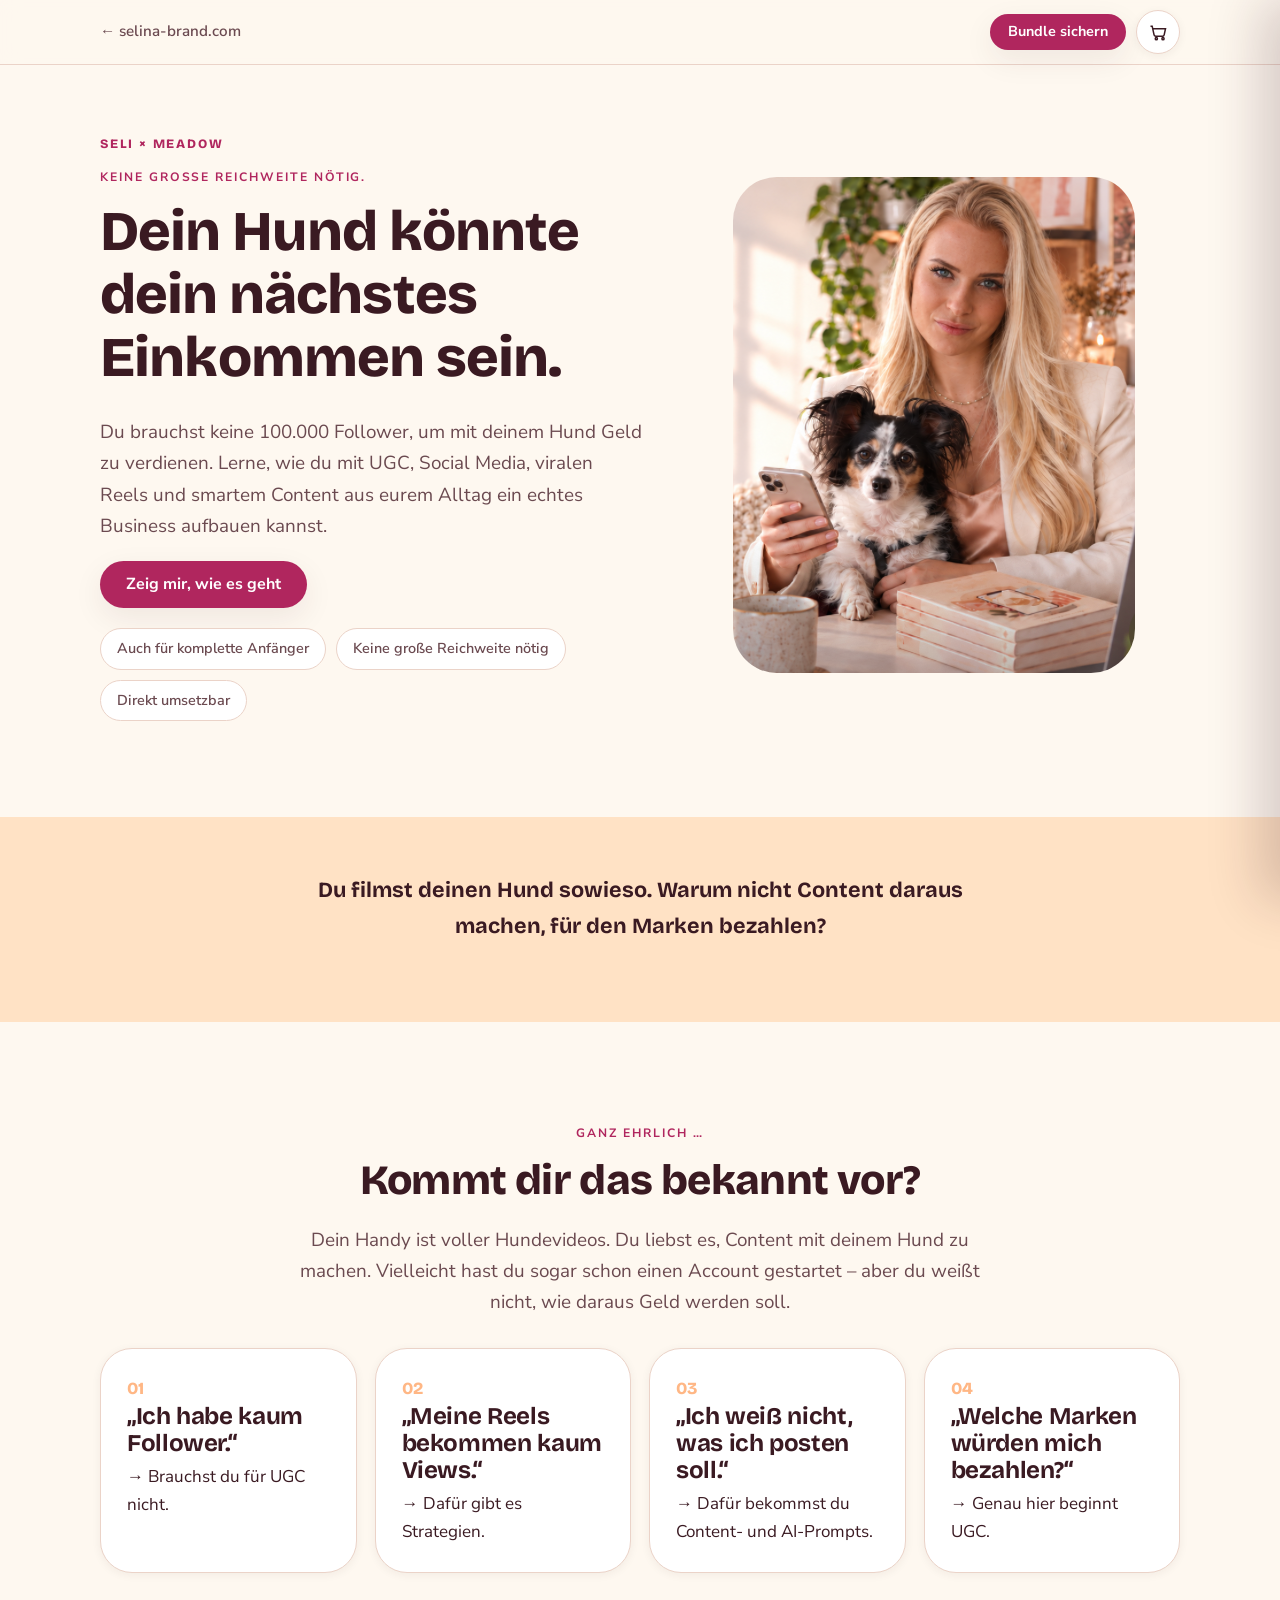
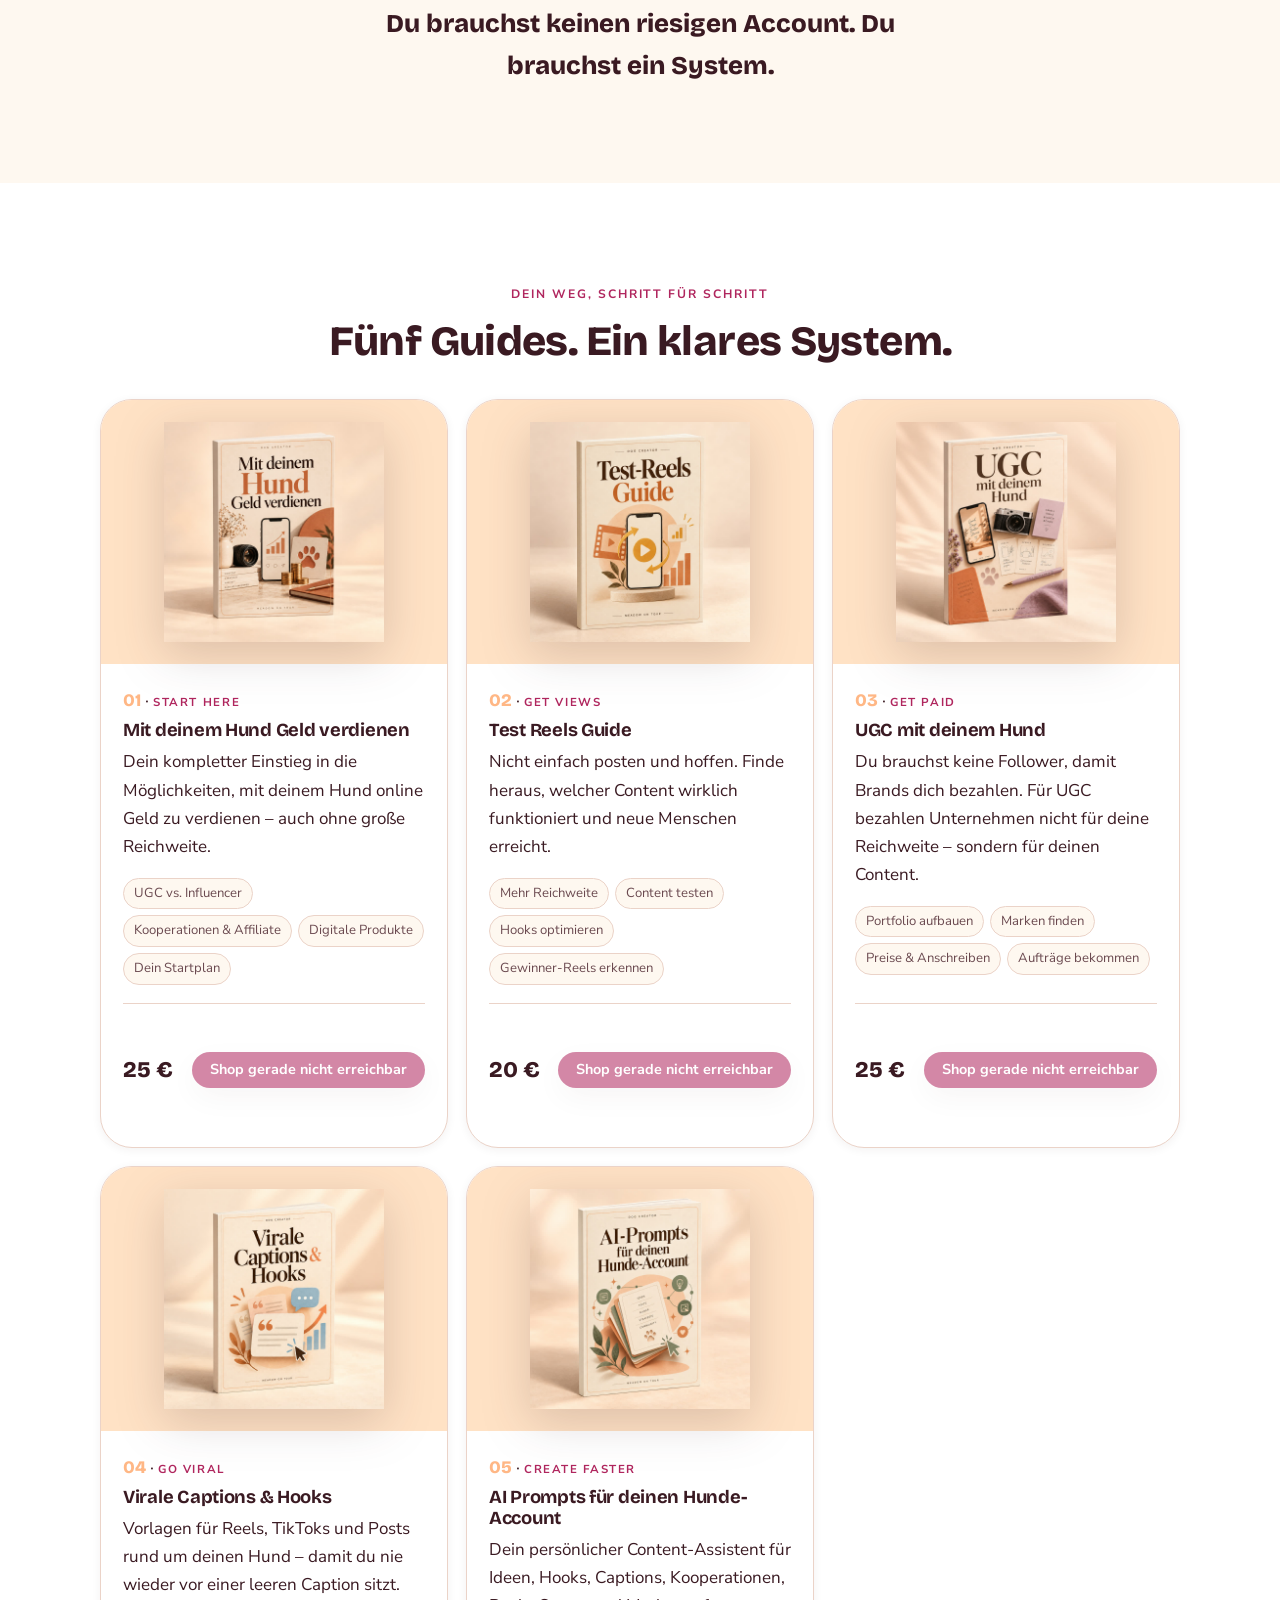
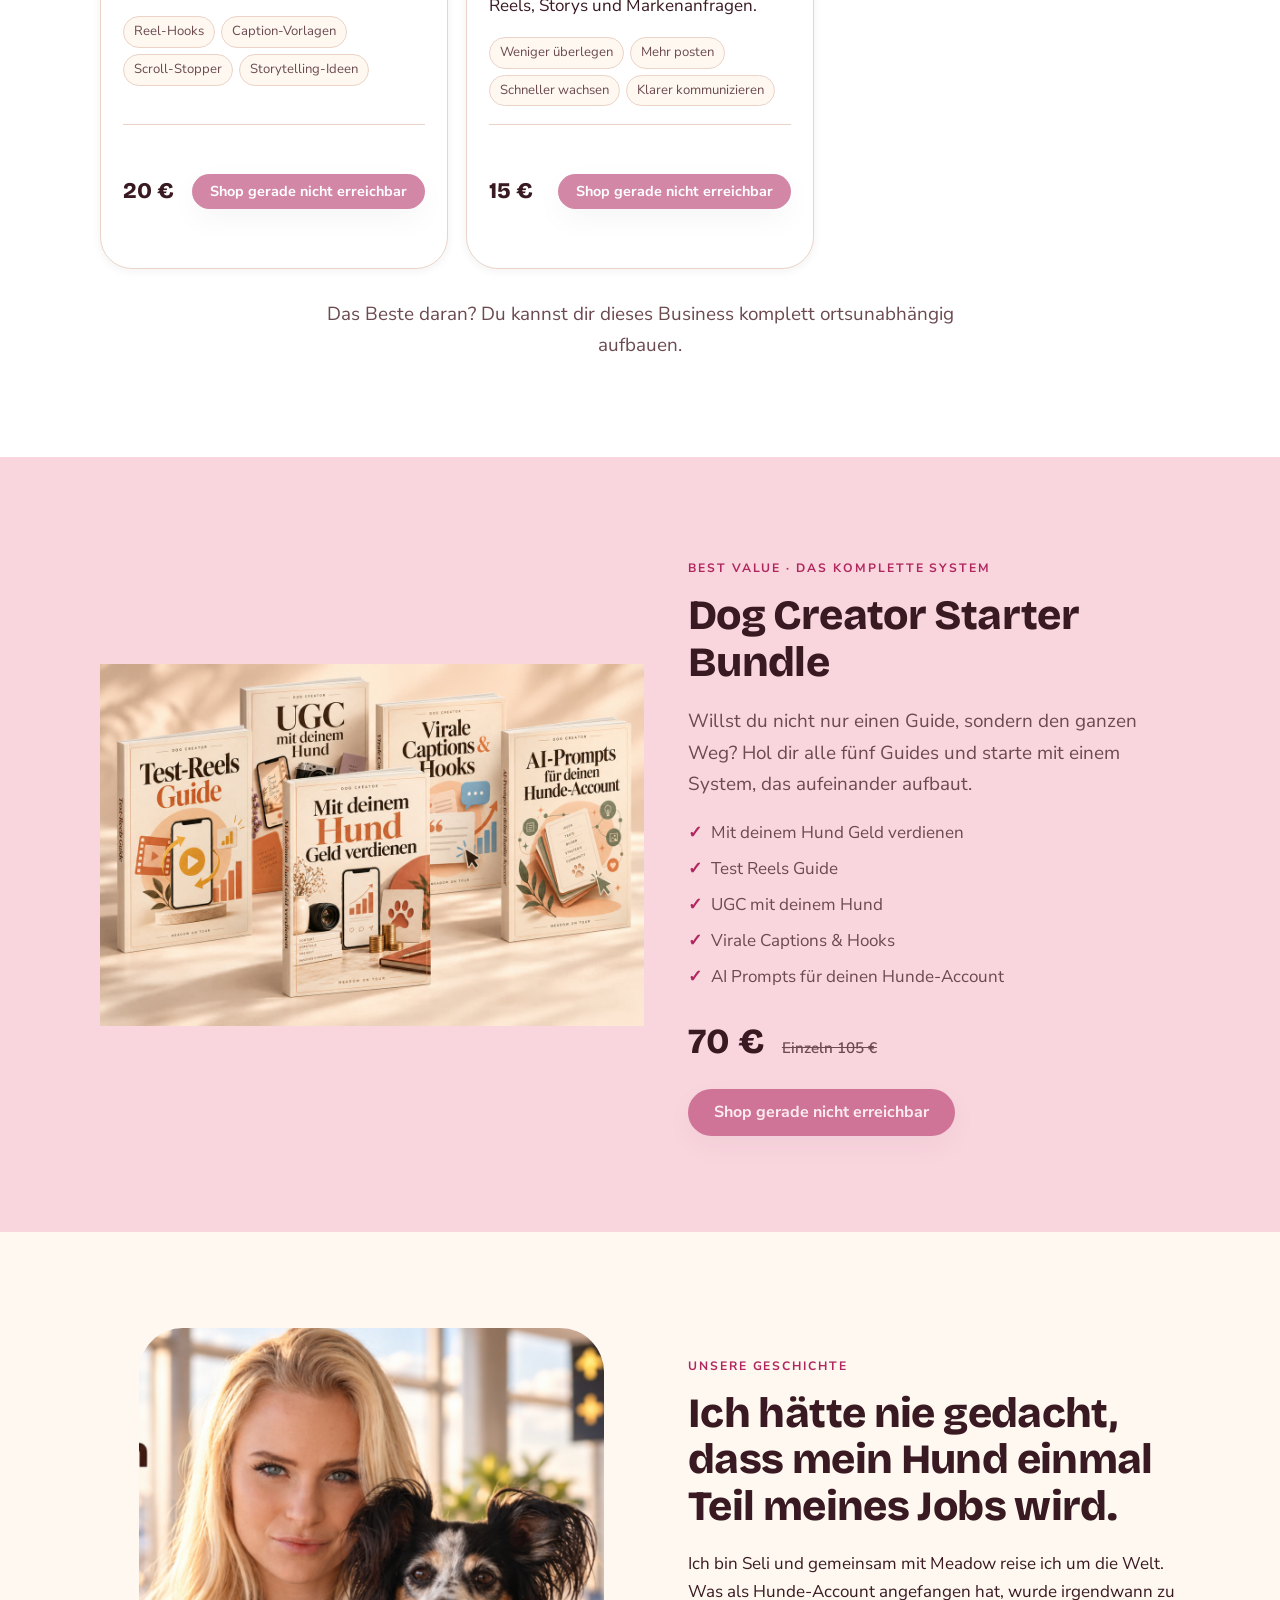
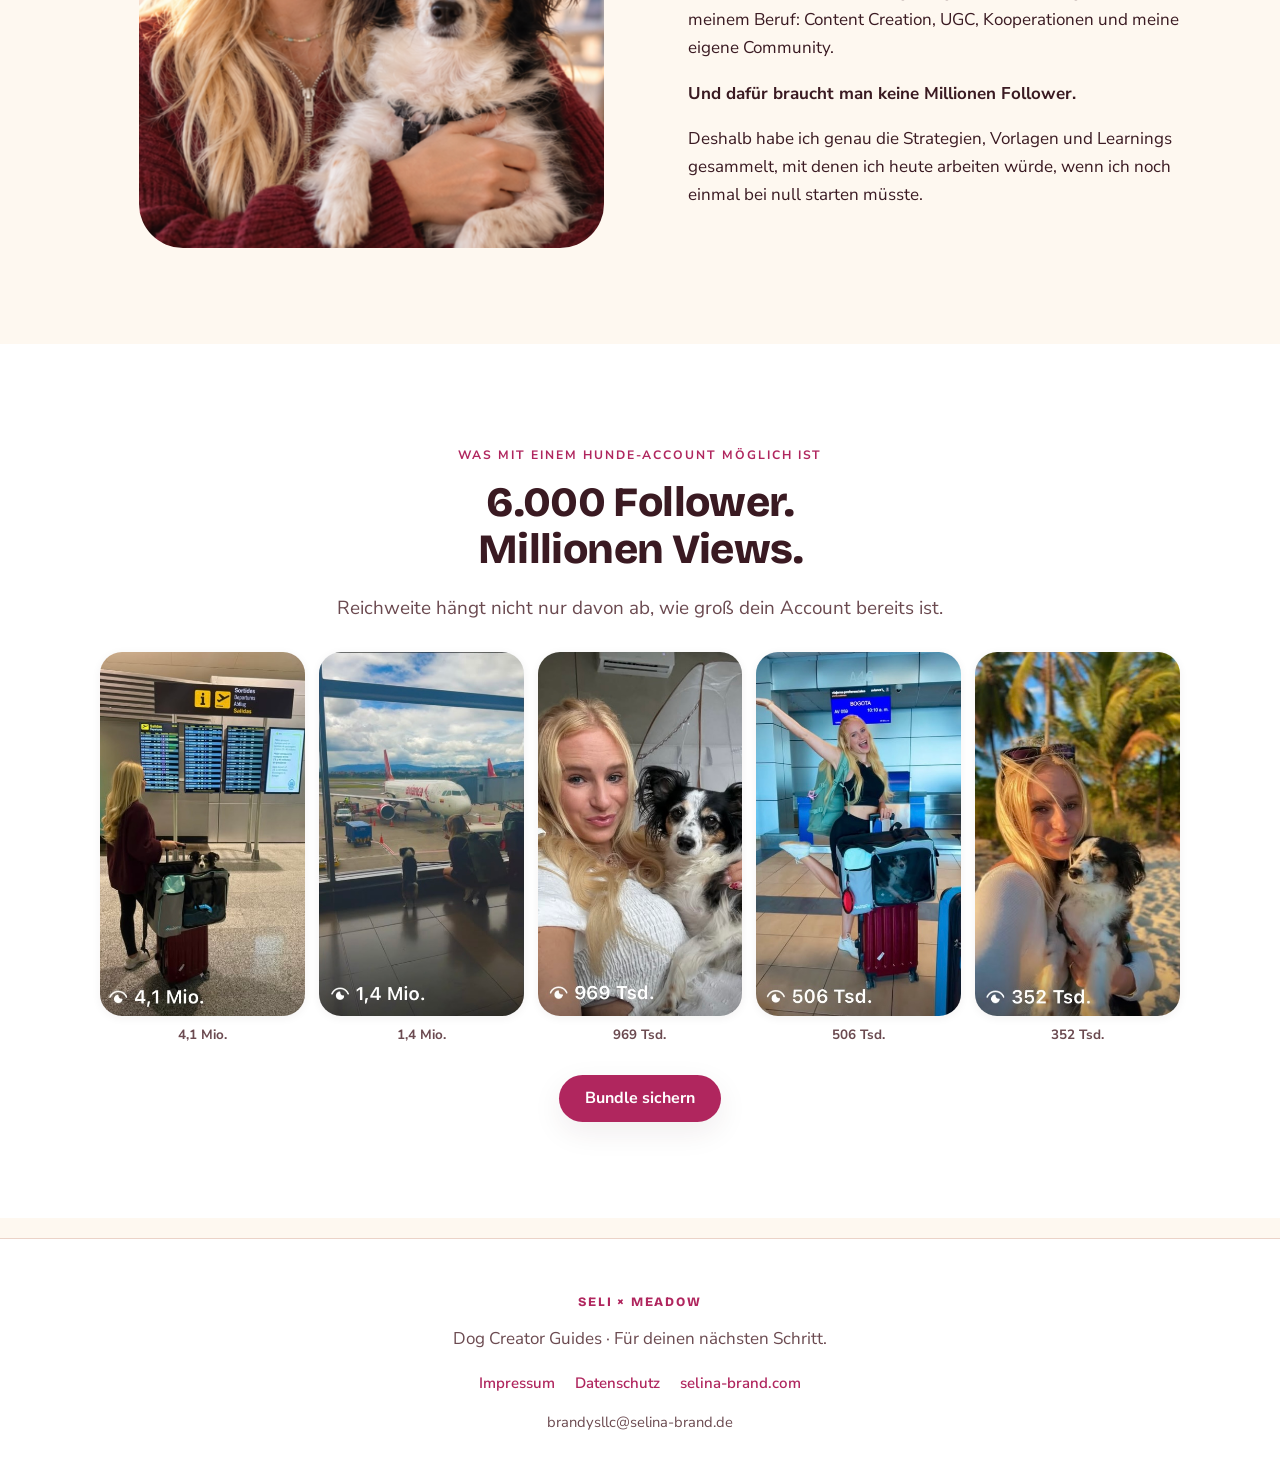
<file: guides/index.html>
<!doctype html>
<html lang="de">
<head>
<meta charset="utf-8">
<meta name="viewport" content="width=device-width, initial-scale=1">
<title>Mit deinem Hund Geld verdienen | Dog Creator Guides</title>
<meta name="description" content="Fünf Guides, ein System: UGC, virale Reels, Captions und AI-Prompts für deinen Hunde-Account. Auch ohne große Reichweite. Bundle 70 € statt 105 €.">
<link rel="canonical" href="https://selina-brand.com/guides/">
<meta name="theme-color" content="#FEF8F0">
<meta property="og:type" content="website">
<meta property="og:title" content="Dein Hund könnte dein nächstes Einkommen sein.">
<meta property="og:description" content="Fünf Guides, ein System: mit deinem Hund online Geld verdienen.">
<meta property="og:image" content="https://selina-brand.com/assets/media/bundle-books.jpg">
<link rel="icon" href="/favicon.png" type="image/png">
<link rel="stylesheet" href="/assets/css/site.css">
</head>
<body>

<header class="kopf">
  <div class="huelle kopf-inhalt">
    <a class="zurueck" href="/">← selina-brand.com</a>
    <div class="kopf-rechts">
      <a class="knopf knopf--voll knopf--klein" href="#bundle">Bundle sichern</a>
      <button class="korb-knopf" type="button" aria-label="Warenkorb öffnen">
        <svg viewBox="0 0 24 24" aria-hidden="true"><path d="M3 5h2l2.2 10.2A2 2 0 0 0 9.16 17h8.3a2 2 0 0 0 1.95-1.57L21 8H6"/><circle cx="10" cy="20" r="1.3"/><circle cx="18" cy="20" r="1.3"/></svg>
        <span class="zahl" hidden>0</span>
      </button>
    </div>
  </div>
</header>

<main>
  <section class="hero">
    <div class="huelle hero--bild">
      <div>
        <span class="marke-zeile">Seli × Meadow</span>
        <span class="ueberschrift-klein" style="display:block;margin-top:10px">Keine große Reichweite nötig.</span>
        <h1>Dein Hund könnte dein nächstes Einkommen sein.</h1>
        <p class="lead">Du brauchst keine 100.000 Follower, um mit deinem Hund Geld zu verdienen.
          Lerne, wie du mit UGC, Social Media, viralen Reels und smartem Content aus eurem Alltag
          ein echtes Business aufbauen kannst.</p>
        <div class="knopf-reihe">
          <a class="knopf knopf--voll" href="#guides">Zeig mir, wie es geht</a>
        </div>
        <ul class="pillen" style="margin-top:20px">
          <li class="pille">Auch für komplette Anfänger</li>
          <li class="pille">Keine große Reichweite nötig</li>
          <li class="pille">Direkt umsetzbar</li>
        </ul>
      </div>
      <img class="hero-bild" src="/assets/media/seli-meadow-hero.png"
           alt="Seli mit Meadow – Dog Creator Guides" loading="eager" style="background:transparent;box-shadow:none;object-fit:contain;aspect-ratio:auto;width:auto;max-height:520px;margin-inline:auto">
    </div>
  </section>

  <section class="schmal flaeche-peach">
    <div class="huelle eng mitte">
      <p class="lead" style="font-size:clamp(1.1rem,2.6vw,1.35rem);font-family:var(--titel);font-weight:700;color:var(--text)">
        Du filmst deinen Hund sowieso. Warum nicht Content daraus machen, für den Marken bezahlen?</p>
    </div>
  </section>

  <section>
    <div class="huelle">
      <div class="mitte" style="margin-bottom:30px">
        <span class="ueberschrift-klein">Ganz ehrlich …</span>
        <h2>Kommt dir das bekannt vor?</h2>
        <p class="lead">Dein Handy ist voller Hundevideos. Du liebst es, Content mit deinem Hund zu
          machen. Vielleicht hast du sogar schon einen Account gestartet – aber du weißt nicht, wie
          daraus Geld werden soll.</p>
      </div>
      <div class="gitter gitter--4">
        <article class="karte"><span class="nr" style="font-family:var(--titel);font-weight:800;color:var(--peach)">01</span>
          <h3>„Ich habe kaum Follower.“</h3><p>→ Brauchst du für UGC nicht.</p></article>
        <article class="karte"><span class="nr" style="font-family:var(--titel);font-weight:800;color:var(--peach)">02</span>
          <h3>„Meine Reels bekommen kaum Views.“</h3><p>→ Dafür gibt es Strategien.</p></article>
        <article class="karte"><span class="nr" style="font-family:var(--titel);font-weight:800;color:var(--peach)">03</span>
          <h3>„Ich weiß nicht, was ich posten soll.“</h3><p>→ Dafür bekommst du Content- und AI-Prompts.</p></article>
        <article class="karte"><span class="nr" style="font-family:var(--titel);font-weight:800;color:var(--peach)">04</span>
          <h3>„Welche Marken würden mich bezahlen?“</h3><p>→ Genau hier beginnt UGC.</p></article>
      </div>
      <p class="mitte" style="margin:30px auto 0;font-family:var(--titel);font-weight:800;font-size:clamp(1.2rem,3vw,1.6rem);max-width:30ch">
        Du brauchst keinen riesigen Account. Du brauchst ein System.</p>
    </div>
  </section>

  <section id="guides" class="flaeche-weiss">
    <div class="huelle">
      <div class="mitte" style="margin-bottom:34px">
        <span class="ueberschrift-klein">Dein Weg, Schritt für Schritt</span>
        <h2>Fünf Guides. Ein klares System.</h2>
      </div>

      <div class="guides">

        <article class="karte guide">
          <div class="bild"><img src="/assets/media/guide-01-book.jpg" alt="Guide 01: Mit deinem Hund Geld verdienen" loading="lazy"></div>
          <div class="inhalt">
            <div><span class="nr">01</span> · <span class="stufe">Start here</span></div>
            <h3>Mit deinem Hund Geld verdienen</h3>
            <p>Dein kompletter Einstieg in die Möglichkeiten, mit deinem Hund online Geld zu verdienen –
              auch ohne große Reichweite.</p>
            <ul class="punkte"><li>UGC vs. Influencer</li><li>Kooperationen &amp; Affiliate</li><li>Digitale Produkte</li><li>Dein Startplan</li></ul>
            <div class="fuss">
              <span class="preis" data-preis="mit-deinem-hund-geld-verdienen-guide-01-start-here">25 €</span>
              <button class="knopf knopf--voll knopf--klein" type="button" data-handle="mit-deinem-hund-geld-verdienen-guide-01-start-here">Guide holen</button>
            </div>
          </div>
        </article>

        <article class="karte guide">
          <div class="bild"><img src="/assets/media/guide-02-book.jpg" alt="Guide 02: Test Reels Guide" loading="lazy"></div>
          <div class="inhalt">
            <div><span class="nr">02</span> · <span class="stufe">Get views</span></div>
            <h3>Test Reels Guide</h3>
            <p>Nicht einfach posten und hoffen. Finde heraus, welcher Content wirklich funktioniert und
              neue Menschen erreicht.</p>
            <ul class="punkte"><li>Mehr Reichweite</li><li>Content testen</li><li>Hooks optimieren</li><li>Gewinner-Reels erkennen</li></ul>
            <div class="fuss">
              <span class="preis" data-preis="test-reels-guide-guide-02-get-views">20 €</span>
              <button class="knopf knopf--voll knopf--klein" type="button" data-handle="test-reels-guide-guide-02-get-views">Guide holen</button>
            </div>
          </div>
        </article>

        <article class="karte guide">
          <div class="bild"><img src="/assets/media/guide-03-book.jpg" alt="Guide 03: UGC mit deinem Hund" loading="lazy"></div>
          <div class="inhalt">
            <div><span class="nr">03</span> · <span class="stufe">Get paid</span></div>
            <h3>UGC mit deinem Hund</h3>
            <p>Du brauchst keine Follower, damit Brands dich bezahlen. Für UGC bezahlen Unternehmen nicht
              für deine Reichweite – sondern für deinen Content.</p>
            <ul class="punkte"><li>Portfolio aufbauen</li><li>Marken finden</li><li>Preise &amp; Anschreiben</li><li>Aufträge bekommen</li></ul>
            <div class="fuss">
              <span class="preis" data-preis="ugc-mit-deinem-hund-guide-03-get-paid">25 €</span>
              <button class="knopf knopf--voll knopf--klein" type="button" data-handle="ugc-mit-deinem-hund-guide-03-get-paid">Guide holen</button>
            </div>
          </div>
        </article>

        <article class="karte guide">
          <div class="bild"><img src="/assets/media/guide-04-book.jpg" alt="Guide 04: Virale Captions und Hooks" loading="lazy"></div>
          <div class="inhalt">
            <div><span class="nr">04</span> · <span class="stufe">Go viral</span></div>
            <h3>Virale Captions &amp; Hooks</h3>
            <p>Vorlagen für Reels, TikToks und Posts rund um deinen Hund – damit du nie wieder vor einer
              leeren Caption sitzt.</p>
            <ul class="punkte"><li>Reel-Hooks</li><li>Caption-Vorlagen</li><li>Scroll-Stopper</li><li>Storytelling-Ideen</li></ul>
            <div class="fuss">
              <span class="preis" data-preis="virale-captions-hooks-guide-04-go-viral">20 €</span>
              <button class="knopf knopf--voll knopf--klein" type="button" data-handle="virale-captions-hooks-guide-04-go-viral">Guide holen</button>
            </div>
          </div>
        </article>

        <article class="karte guide">
          <div class="bild"><img src="/assets/media/guide-05-book.jpg" alt="Guide 05: AI Prompts für deinen Hunde-Account" loading="lazy"></div>
          <div class="inhalt">
            <div><span class="nr">05</span> · <span class="stufe">Create faster</span></div>
            <h3>AI Prompts für deinen Hunde-Account</h3>
            <p>Dein persönlicher Content-Assistent für Ideen, Hooks, Captions, Kooperationen, Reels,
              Storys und Markenanfragen.</p>
            <ul class="punkte"><li>Weniger überlegen</li><li>Mehr posten</li><li>Schneller wachsen</li><li>Klarer kommunizieren</li></ul>
            <div class="fuss">
              <span class="preis" data-preis="ai-prompts-fur-deinen-hunde-account-guide-05-create-faster">15 €</span>
              <button class="knopf knopf--voll knopf--klein" type="button" data-handle="ai-prompts-fur-deinen-hunde-account-guide-05-create-faster">Guide holen</button>
            </div>
          </div>
        </article>

      </div>

      <p class="mitte lead" style="margin:30px auto 0">Das Beste daran? Du kannst dir dieses Business
        komplett ortsunabhängig aufbauen.</p>
    </div>
  </section>

  <section id="bundle" class="flaeche-rose">
    <div class="huelle hero--bild">
      <img class="hero-bild" src="/assets/media/bundle-books.jpg"
           alt="Alle fünf Guides als Dog Creator Starter Bundle" loading="lazy"
           style="background:transparent;box-shadow:none;object-fit:contain;aspect-ratio:1/1">
      <div>
        <span class="ueberschrift-klein">Best value · Das komplette System</span>
        <h2>Dog Creator Starter Bundle</h2>
        <p class="lead">Willst du nicht nur einen Guide, sondern den ganzen Weg? Hol dir alle fünf Guides
          und starte mit einem System, das aufeinander aufbaut.</p>
        <ul class="punkte" style="display:grid;gap:8px;margin:0 0 22px">
          <li style="display:flex;gap:9px;color:var(--text-weich)"><span style="color:var(--himbeere);font-weight:800">✓</span> Mit deinem Hund Geld verdienen</li>
          <li style="display:flex;gap:9px;color:var(--text-weich)"><span style="color:var(--himbeere);font-weight:800">✓</span> Test Reels Guide</li>
          <li style="display:flex;gap:9px;color:var(--text-weich)"><span style="color:var(--himbeere);font-weight:800">✓</span> UGC mit deinem Hund</li>
          <li style="display:flex;gap:9px;color:var(--text-weich)"><span style="color:var(--himbeere);font-weight:800">✓</span> Virale Captions &amp; Hooks</li>
          <li style="display:flex;gap:9px;color:var(--text-weich)"><span style="color:var(--himbeere);font-weight:800">✓</span> AI Prompts für deinen Hunde-Account</li>
        </ul>
        <p style="font-family:var(--titel);font-weight:800;font-size:2.2rem;margin:0 0 18px">
          <span data-preis="dog-creator-starter-bundle-alle-5-guides">70 €</span>
          <s data-vorher="dog-creator-starter-bundle-alle-5-guides" style="font-family:var(--text-schrift);font-size:.95rem;font-weight:600;color:var(--text-weich);margin-left:10px">Einzeln 105 €</s>
        </p>
        <button class="knopf knopf--voll" type="button" data-handle="dog-creator-starter-bundle-alle-5-guides">Ich will mit meinem Hund starten</button>
      </div>
    </div>
  </section>

  <section>
    <div class="huelle hero--bild">
      <img class="hero-bild" src="/assets/media/seli-meadow-story.png"
           alt="Seli und Meadow unterwegs" loading="lazy" style="background:transparent;box-shadow:none;object-fit:contain;aspect-ratio:auto;width:auto;max-height:520px;margin-inline:auto">
      <div>
        <span class="ueberschrift-klein">Unsere Geschichte</span>
        <h2>Ich hätte nie gedacht, dass mein Hund einmal Teil meines Jobs wird.</h2>
        <p>Ich bin Seli und gemeinsam mit Meadow reise ich um die Welt. Was als Hunde-Account angefangen
          hat, wurde irgendwann zu meinem Beruf: Content Creation, UGC, Kooperationen und meine eigene
          Community.</p>
        <p><strong>Und dafür braucht man keine Millionen Follower.</strong></p>
        <p>Deshalb habe ich genau die Strategien, Vorlagen und Learnings gesammelt, mit denen ich heute
          arbeiten würde, wenn ich noch einmal bei null starten müsste.</p>
      </div>
    </div>
  </section>

  <section class="flaeche-weiss">
    <div class="huelle">
      <div class="mitte" style="margin-bottom:28px">
        <span class="ueberschrift-klein">Was mit einem Hunde-Account möglich ist</span>
        <h2>6.000 Follower.<br>Millionen Views.</h2>
        <p class="lead">Reichweite hängt nicht nur davon ab, wie groß dein Account bereits ist.</p>
      </div>
      <div class="views">
        <figure><img src="/assets/media/views-02.jpg" alt="Reel mit 4,1 Millionen Aufrufen" loading="lazy"><figcaption>4,1 Mio.</figcaption></figure>
        <figure><img src="/assets/media/views-05.jpg" alt="Reel mit 1,4 Millionen Aufrufen" loading="lazy"><figcaption>1,4 Mio.</figcaption></figure>
        <figure><img src="/assets/media/views-01.jpg" alt="Reel mit 969 Tausend Aufrufen" loading="lazy"><figcaption>969 Tsd.</figcaption></figure>
        <figure><img src="/assets/media/views-04.jpg" alt="Reel mit 506 Tausend Aufrufen" loading="lazy"><figcaption>506 Tsd.</figcaption></figure>
        <figure><img src="/assets/media/views-03.jpg" alt="Reel mit 352 Tausend Aufrufen" loading="lazy"><figcaption>352 Tsd.</figcaption></figure>
      </div>
      <div class="knopf-reihe mitte" style="margin-top:28px">
        <a class="knopf knopf--voll" href="#bundle">Bundle sichern</a>
      </div>
    </div>
  </section>
</main>

<footer class="fuss mitte">
  <div class="huelle">
    <span class="marke-zeile">Seli × Meadow</span>
    <p class="spruch" style="margin-top:10px">Dog Creator Guides · Für deinen nächsten Schritt.</p>
    <nav aria-label="Rechtliches">
      <a href="/impressum/">Impressum</a>
      <a href="/datenschutz/">Datenschutz</a>
      <a href="/">selina-brand.com</a>
    </nav>
    <a class="mail" href="mailto:brandysllc@selina-brand.de">brandysllc@selina-brand.de</a>
  </div>
</footer>

<script src="/assets/js/site.js" defer></script>
<script src="/assets/js/shop.js" defer></script>
</body>
</html>
</file>
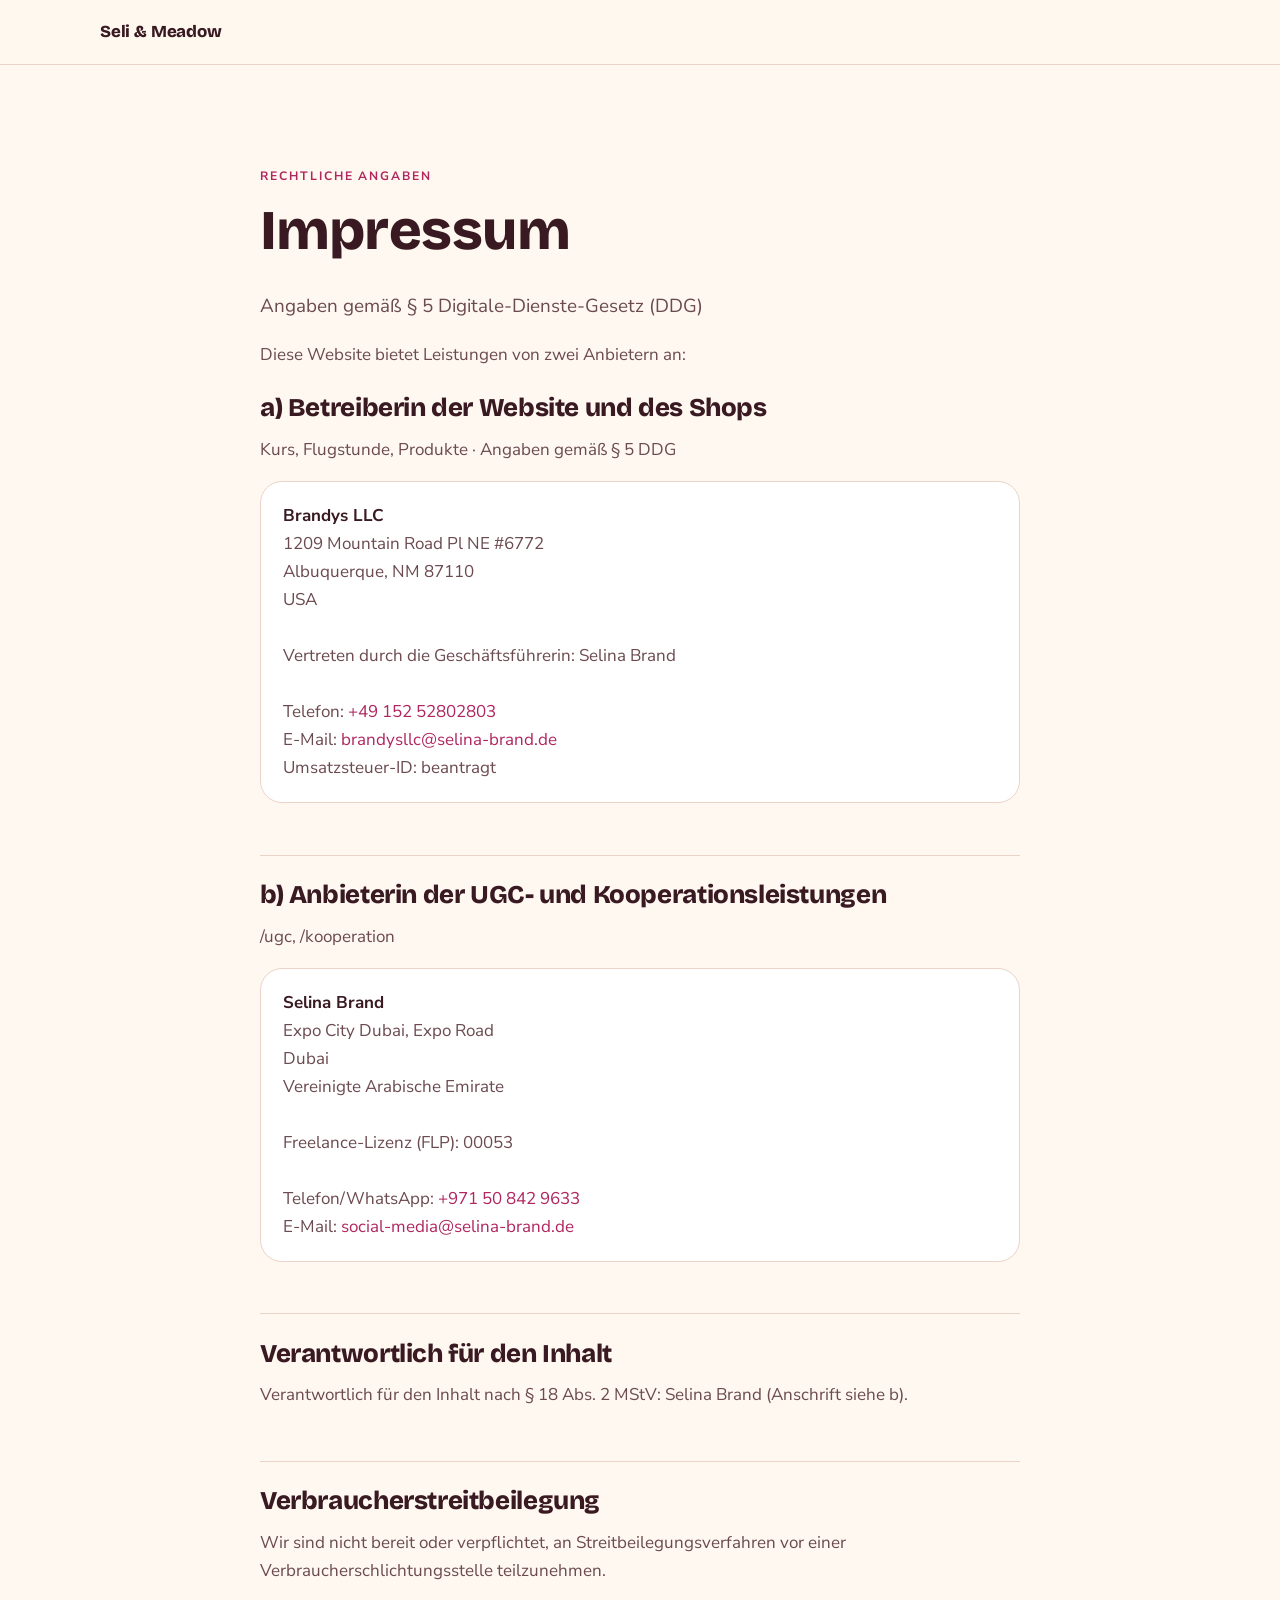
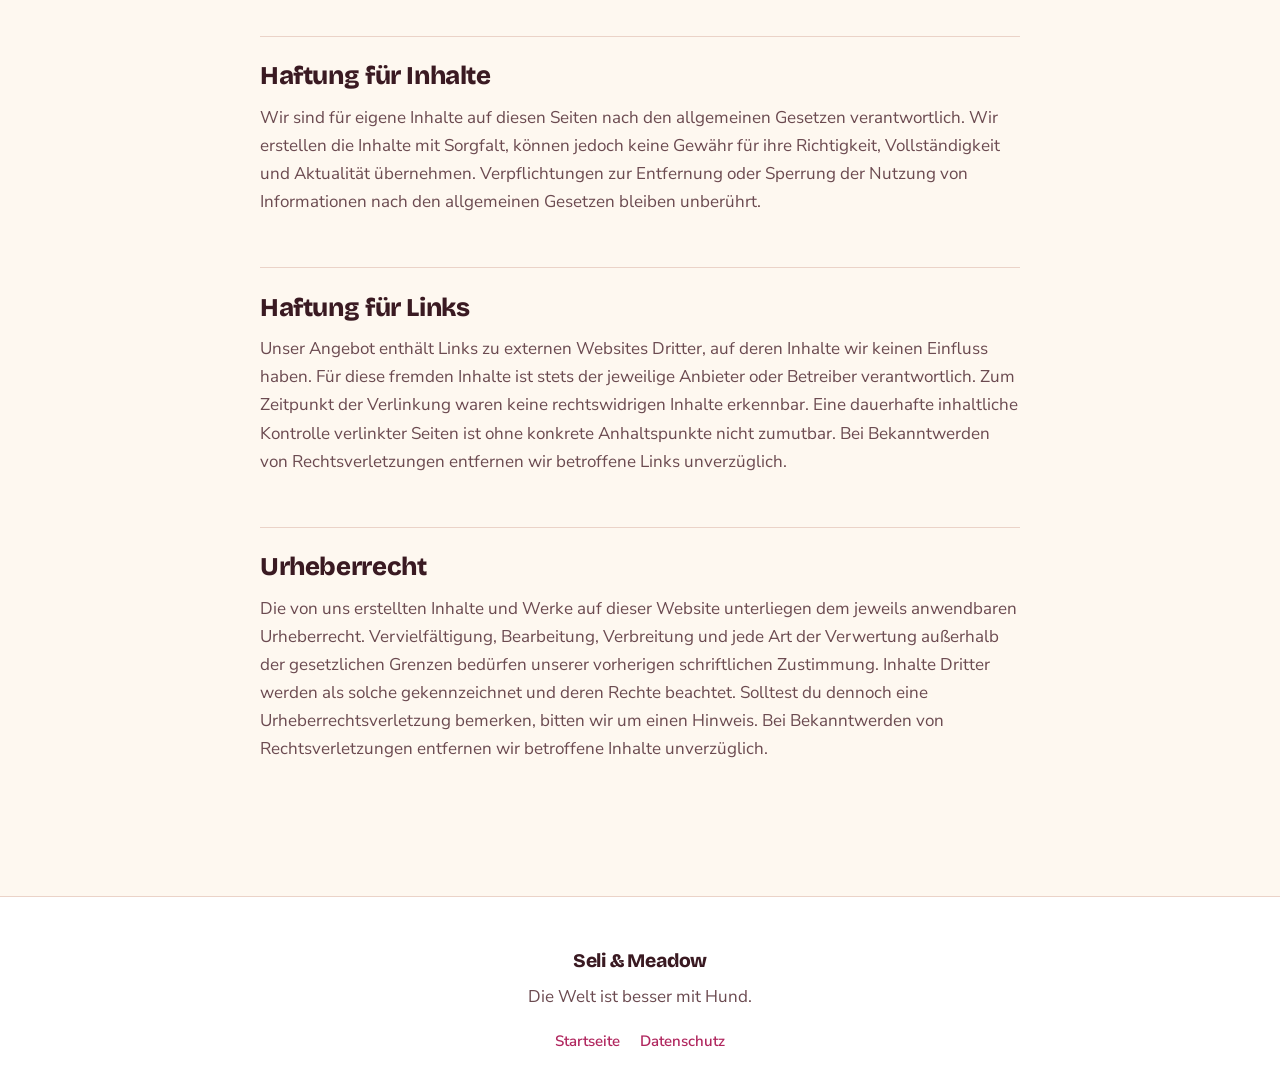
<file: impressum/index.html>
<!doctype html>
<html lang="de">
<head>
<meta charset="utf-8">
<meta name="viewport" content="width=device-width, initial-scale=1">
<title>Impressum — Seli &amp; Meadow</title>
<meta name="description" content="Impressum und Anbieterkennzeichnung für selina-brand.com.">
<meta name="robots" content="noindex, follow">
<link rel="canonical" href="https://selina-brand.com/impressum/">
<meta name="theme-color" content="#FEF8F0">
<link rel="icon" href="/favicon.png" type="image/png">
<link rel="stylesheet" href="/assets/css/site.css">
</head>
<body>

<header class="kopf">
  <div class="huelle kopf-inhalt">
    <a class="marke" href="/">Seli &amp; Meadow</a>
    <div class="kopf-rechts"></div>
  </div>
</header>

<main>
  <section>
    <div class="huelle rechts">
      <span class="ueberschrift-klein">Rechtliche Angaben</span>
      <h1>Impressum</h1>
      <p class="lead">Angaben gemäß § 5 Digitale-Dienste-Gesetz (DDG)</p>
      <p>Diese Website bietet Leistungen von zwei Anbietern an:</p>

      <h2>a) Betreiberin der Website und des Shops</h2>
      <p>Kurs, Flugstunde, Produkte · Angaben gemäß § 5 DDG</p>
      <address>
        <strong>Brandys LLC</strong><br>
        1209 Mountain Road Pl NE #6772<br>
        Albuquerque, NM 87110<br>
        USA<br><br>
        Vertreten durch die Geschäftsführerin: Selina Brand<br><br>
        Telefon: <a href="tel:+4915252802803">+49 152 52802803</a><br>
        E-Mail: <a href="mailto:brandysllc@selina-brand.de">brandysllc@selina-brand.de</a><br>
        Umsatzsteuer-ID: beantragt
      </address>

      <h2>b) Anbieterin der UGC- und Kooperationsleistungen</h2>
      <p>/ugc, /kooperation</p>
      <address>
        <strong>Selina Brand</strong><br>
        Expo City Dubai, Expo Road<br>
        Dubai<br>
        Vereinigte Arabische Emirate<br><br>
        Freelance-Lizenz (FLP): 00053<br><br>
        Telefon/WhatsApp: <a href="tel:+971508429633">+971 50 842 9633</a><br>
        E-Mail: <a href="mailto:social-media@selina-brand.de">social-media@selina-brand.de</a>
      </address>

      <h2>Verantwortlich für den Inhalt</h2>
      <p>Verantwortlich für den Inhalt nach § 18 Abs. 2 MStV: Selina Brand (Anschrift siehe b).</p>

      <h2>Verbraucherstreitbeilegung</h2>
      <p>Wir sind nicht bereit oder verpflichtet, an Streitbeilegungsverfahren vor einer
        Verbraucherschlichtungsstelle teilzunehmen.</p>

      <h2>Haftung für Inhalte</h2>
      <p>Wir sind für eigene Inhalte auf diesen Seiten nach den allgemeinen Gesetzen verantwortlich.
        Wir erstellen die Inhalte mit Sorgfalt, können jedoch keine Gewähr für ihre Richtigkeit,
        Vollständigkeit und Aktualität übernehmen. Verpflichtungen zur Entfernung oder Sperrung der
        Nutzung von Informationen nach den allgemeinen Gesetzen bleiben unberührt.</p>

      <h2>Haftung für Links</h2>
      <p>Unser Angebot enthält Links zu externen Websites Dritter, auf deren Inhalte wir keinen Einfluss
        haben. Für diese fremden Inhalte ist stets der jeweilige Anbieter oder Betreiber verantwortlich.
        Zum Zeitpunkt der Verlinkung waren keine rechtswidrigen Inhalte erkennbar. Eine dauerhafte
        inhaltliche Kontrolle verlinkter Seiten ist ohne konkrete Anhaltspunkte nicht zumutbar. Bei
        Bekanntwerden von Rechtsverletzungen entfernen wir betroffene Links unverzüglich.</p>

      <h2>Urheberrecht</h2>
      <p>Die von uns erstellten Inhalte und Werke auf dieser Website unterliegen dem jeweils anwendbaren
        Urheberrecht. Vervielfältigung, Bearbeitung, Verbreitung und jede Art der Verwertung außerhalb
        der gesetzlichen Grenzen bedürfen unserer vorherigen schriftlichen Zustimmung. Inhalte Dritter
        werden als solche gekennzeichnet und deren Rechte beachtet. Solltest du dennoch eine
        Urheberrechtsverletzung bemerken, bitten wir um einen Hinweis. Bei Bekanntwerden von
        Rechtsverletzungen entfernen wir betroffene Inhalte unverzüglich.</p>
    </div>
  </section>
</main>

<footer class="fuss mitte">
  <div class="huelle">
    <span class="marke">Seli &amp; Meadow</span>
    <p class="spruch">Die Welt ist besser mit Hund.</p>
    <nav aria-label="Rechtliches">
      <a href="/">Startseite</a>
      <a href="/datenschutz/">Datenschutz</a>
    </nav>
  </div>
</footer>

<script src="/assets/js/site.js" defer></script>
</body>
</html>
</file>
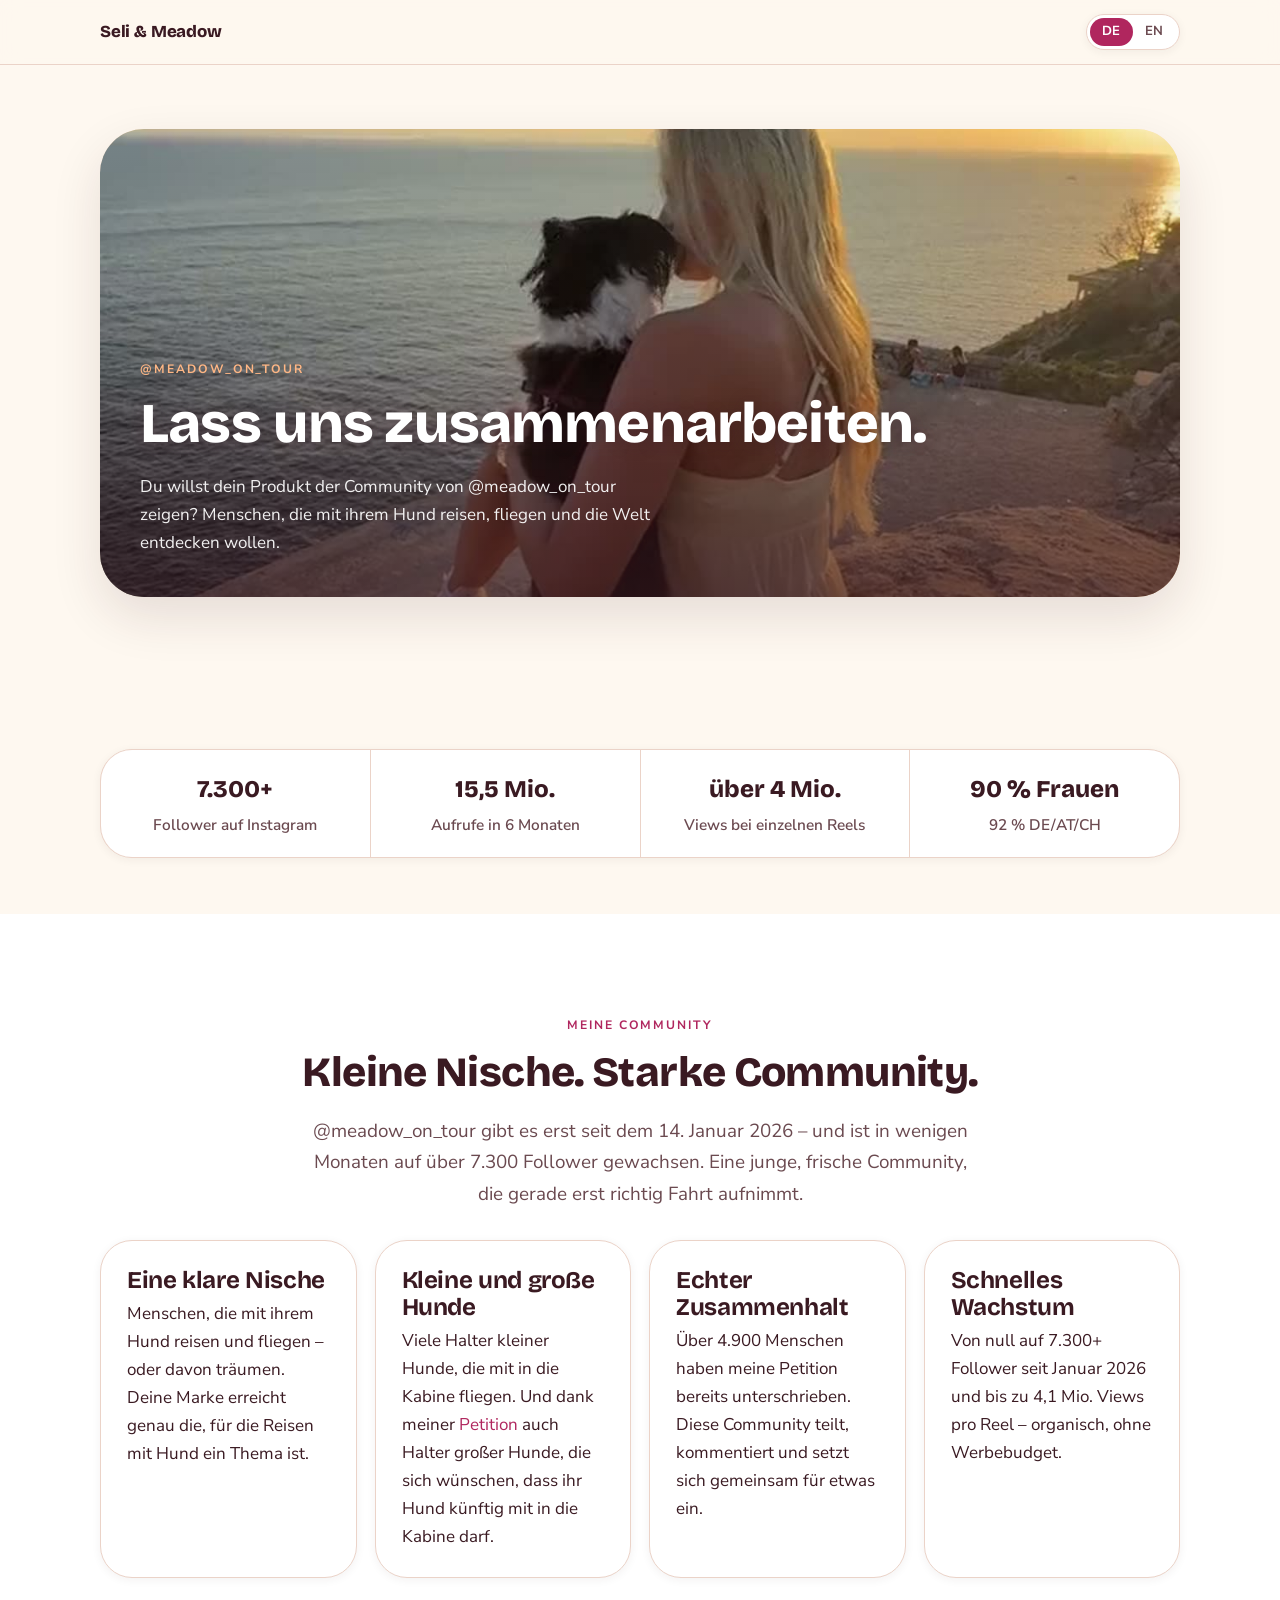
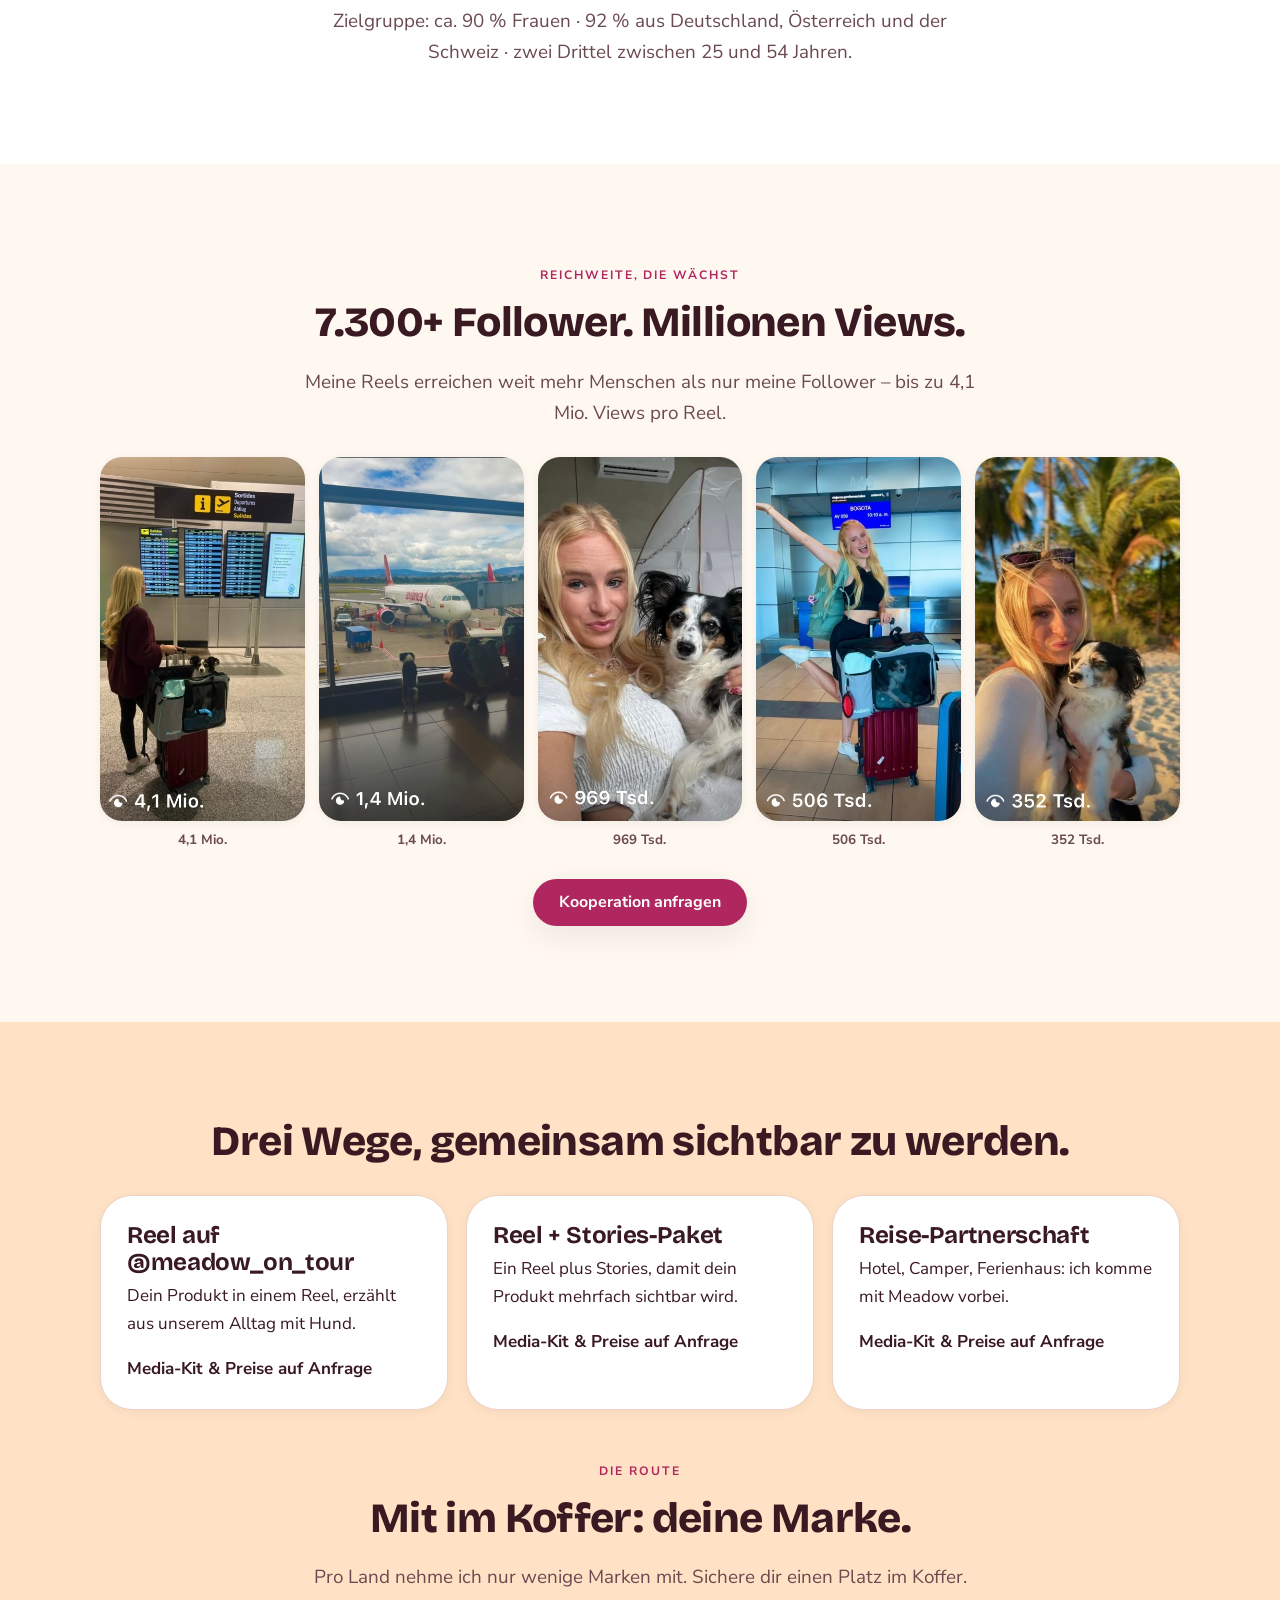
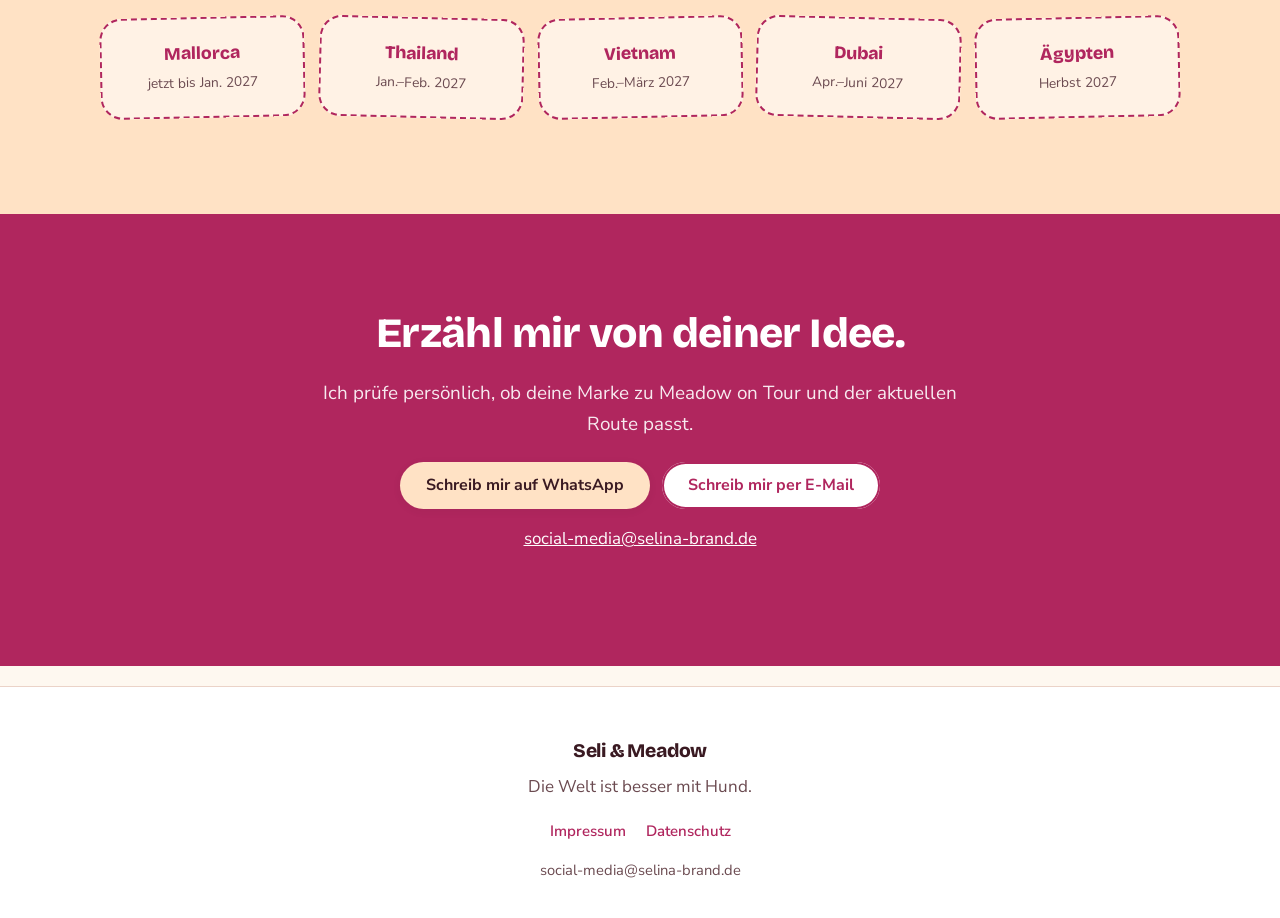
<file: kooperation/index.html>
<!doctype html>
<html lang="de">
<head>
<meta charset="utf-8">
<meta name="viewport" content="width=device-width, initial-scale=1">
<title>Kooperation mit Meadow on Tour — Seli Brand</title>
<meta name="description" content="Media-Kit und Reise-Partnerschaften mit @meadow_on_tour: 7.300+ Follower, 15,5 Mio. Aufrufe in 6 Monaten, 90 % Frauen aus DACH.">
<link rel="canonical" href="https://selina-brand.com/kooperation/">
<meta name="theme-color" content="#FEF8F0">
<meta property="og:type" content="website">
<meta property="og:title" content="Kooperation mit Meadow on Tour">
<meta property="og:description" content="Zeig dein Produkt einer Community, die mit Hund reist.">
<meta property="og:image" content="https://selina-brand.com/assets/media/kooperation-hero-poster.jpg">
<link rel="alternate" hreflang="de" href="https://selina-brand.com/kooperation/">
<link rel="alternate" hreflang="en" href="https://selina-brand.com/en/kooperation/">
<link rel="icon" href="/favicon.png" type="image/png">
<link rel="stylesheet" href="/assets/css/site.css">
</head>
<body>

<header class="kopf">
  <div class="huelle kopf-inhalt">
    <a class="marke" href="/">Seli &amp; Meadow</a>
    <div class="kopf-rechts">
      <nav class="sprache" aria-label="Sprache">
        <a href="/kooperation/" aria-current="true">DE</a>
        <a href="/en/kooperation/">EN</a>
      </nav>
    </div>
  </div>
</header>

<main>
  <section class="hero">
    <div class="huelle">
      <div class="hero-video">
        <video src="/assets/media/kooperation-hero.mp4" poster="/assets/media/kooperation-hero-poster.jpg"
               muted loop playsinline autoplay preload="metadata"
               aria-label="Seli und Meadow unterwegs"></video>
        <div class="ueber">
          <span class="ueberschrift-klein" style="color:var(--peach)">@meadow_on_tour</span>
          <h1>Lass uns zusammenarbeiten.</h1>
          <p>Du willst dein Produkt der Community von @meadow_on_tour zeigen? Menschen, die mit ihrem
            Hund reisen, fliegen und die Welt entdecken wollen.</p>
        </div>
      </div>
    </div>
  </section>

  <section class="schmal">
    <div class="huelle">
      <ul class="zahlen">
        <li><b>7.300+</b>Follower auf Instagram</li>
        <li><b>15,5 Mio.</b>Aufrufe in 6 Monaten</li>
        <li><b>über 4 Mio.</b>Views bei einzelnen Reels</li>
        <li><b>90 % Frauen</b>92 % DE/AT/CH</li>
      </ul>
    </div>
  </section>

  <section class="flaeche-weiss">
    <div class="huelle">
      <div class="mitte" style="margin-bottom:30px">
        <span class="ueberschrift-klein">Meine Community</span>
        <h2>Kleine Nische. Starke Community.</h2>
        <p class="lead">@meadow_on_tour gibt es erst seit dem 14. Januar 2026 – und ist in wenigen
          Monaten auf über 7.300 Follower gewachsen. Eine junge, frische Community, die gerade erst
          richtig Fahrt aufnimmt.</p>
      </div>

      <div class="gitter gitter--4">
        <article class="karte"><h3>Eine klare Nische</h3>
          <p>Menschen, die mit ihrem Hund reisen und fliegen – oder davon träumen. Deine Marke erreicht
            genau die, für die Reisen mit Hund ein Thema ist.</p></article>
        <article class="karte"><h3>Kleine und große Hunde</h3>
          <p>Viele Halter kleiner Hunde, die mit in die Kabine fliegen. Und dank meiner
            <a href="/petition/">Petition</a> auch Halter großer Hunde, die sich wünschen, dass ihr Hund
            künftig mit in die Kabine darf.</p></article>
        <article class="karte"><h3>Echter Zusammenhalt</h3>
          <p>Über 4.900 Menschen haben meine Petition bereits unterschrieben. Diese Community teilt,
            kommentiert und setzt sich gemeinsam für etwas ein.</p></article>
        <article class="karte"><h3>Schnelles Wachstum</h3>
          <p>Von null auf 7.300+ Follower seit Januar 2026 und bis zu 4,1 Mio. Views pro Reel –
            organisch, ohne Werbebudget.</p></article>
      </div>

      <p class="mitte lead" style="margin:28px auto 0">Zielgruppe: ca. 90 % Frauen · 92 % aus
        Deutschland, Österreich und der Schweiz · zwei Drittel zwischen 25 und 54 Jahren.</p>
    </div>
  </section>

  <section>
    <div class="huelle">
      <div class="mitte" style="margin-bottom:28px">
        <span class="ueberschrift-klein">Reichweite, die wächst</span>
        <h2>7.300+ Follower. Millionen Views.</h2>
        <p class="lead">Meine Reels erreichen weit mehr Menschen als nur meine Follower –
          bis zu 4,1 Mio. Views pro Reel.</p>
      </div>
      <div class="views">
        <figure><img src="/assets/media/views-02.jpg" alt="Reel mit 4,1 Millionen Aufrufen" loading="lazy"><figcaption>4,1 Mio.</figcaption></figure>
        <figure><img src="/assets/media/views-05.jpg" alt="Reel mit 1,4 Millionen Aufrufen" loading="lazy"><figcaption>1,4 Mio.</figcaption></figure>
        <figure><img src="/assets/media/views-01.jpg" alt="Reel mit 969 Tausend Aufrufen" loading="lazy"><figcaption>969 Tsd.</figcaption></figure>
        <figure><img src="/assets/media/views-04.jpg" alt="Reel mit 506 Tausend Aufrufen" loading="lazy"><figcaption>506 Tsd.</figcaption></figure>
        <figure><img src="/assets/media/views-03.jpg" alt="Reel mit 352 Tausend Aufrufen" loading="lazy"><figcaption>352 Tsd.</figcaption></figure>
      </div>
      <div class="knopf-reihe mitte" style="margin-top:28px">
        <a class="knopf knopf--voll" href="#anfrage">Kooperation anfragen</a>
      </div>
    </div>
  </section>

  <section class="flaeche-peach">
    <div class="huelle">
      <h2 class="mitte" style="margin-bottom:30px">Drei Wege, gemeinsam sichtbar zu werden.</h2>
      <div class="gitter gitter--3">
        <article class="karte"><h3>Reel auf @meadow_on_tour</h3>
          <p>Dein Produkt in einem Reel, erzählt aus unserem Alltag mit Hund.</p>
          <p><strong>Media-Kit &amp; Preise auf Anfrage</strong></p></article>
        <article class="karte"><h3>Reel + Stories-Paket</h3>
          <p>Ein Reel plus Stories, damit dein Produkt mehrfach sichtbar wird.</p>
          <p><strong>Media-Kit &amp; Preise auf Anfrage</strong></p></article>
        <article class="karte"><h3>Reise-Partnerschaft</h3>
          <p>Hotel, Camper, Ferienhaus: ich komme mit Meadow vorbei.</p>
          <p><strong>Media-Kit &amp; Preise auf Anfrage</strong></p></article>
      </div>

      <div style="margin-top:46px">
        <div class="mitte" style="margin-bottom:24px">
          <span class="ueberschrift-klein">Die Route</span>
          <h2>Mit im Koffer: deine Marke.</h2>
          <p class="lead">Pro Land nehme ich nur wenige Marken mit. Sichere dir einen Platz im Koffer.</p>
        </div>
        <div class="route">
          <div class="stempel"><b>Mallorca</b><span>jetzt bis Jan. 2027</span></div>
          <div class="stempel"><b>Thailand</b><span>Jan.–Feb. 2027</span></div>
          <div class="stempel"><b>Vietnam</b><span>Feb.–März 2027</span></div>
          <div class="stempel"><b>Dubai</b><span>Apr.–Juni 2027</span></div>
          <div class="stempel"><b>Ägypten</b><span>Herbst 2027</span></div>
        </div>
      </div>
    </div>
  </section>

  <section id="anfrage" class="flaeche-himbeere">
    <div class="huelle eng mitte">
      <h2>Erzähl mir von deiner Idee.</h2>
      <p class="lead">Ich prüfe persönlich, ob deine Marke zu Meadow on Tour und der aktuellen Route passt.</p>
      <div class="knopf-reihe mitte" style="margin-top:22px">
        <a class="knopf knopf--weich" href="https://wa.me/971508429633?text=Hallo%20Seli%2C%20ich%20h%C3%A4tte%20Interesse%20an%20einer%20Kooperation%20mit%20Meadow%20on%20Tour." target="_blank" rel="noopener">Schreib mir auf WhatsApp</a>
        <a class="knopf knopf--rand" href="mailto:social-media@selina-brand.de?subject=Kooperationsanfrage">Schreib mir per E-Mail</a>
      </div>
      <p style="margin-top:16px"><a href="mailto:social-media@selina-brand.de" style="color:#fff;text-decoration:underline">social-media@selina-brand.de</a></p>
    </div>
  </section>
</main>

<footer class="fuss mitte">
  <div class="huelle">
    <span class="marke">Seli &amp; Meadow</span>
    <p class="spruch">Die Welt ist besser mit Hund.</p>
    <nav aria-label="Rechtliches">
      <a href="/impressum/">Impressum</a>
      <a href="/datenschutz/">Datenschutz</a>
    </nav>
    <a class="mail" href="mailto:social-media@selina-brand.de">social-media@selina-brand.de</a>
  </div>
</footer>

<script src="/assets/js/site.js" defer></script>
</body>
</html>
</file>
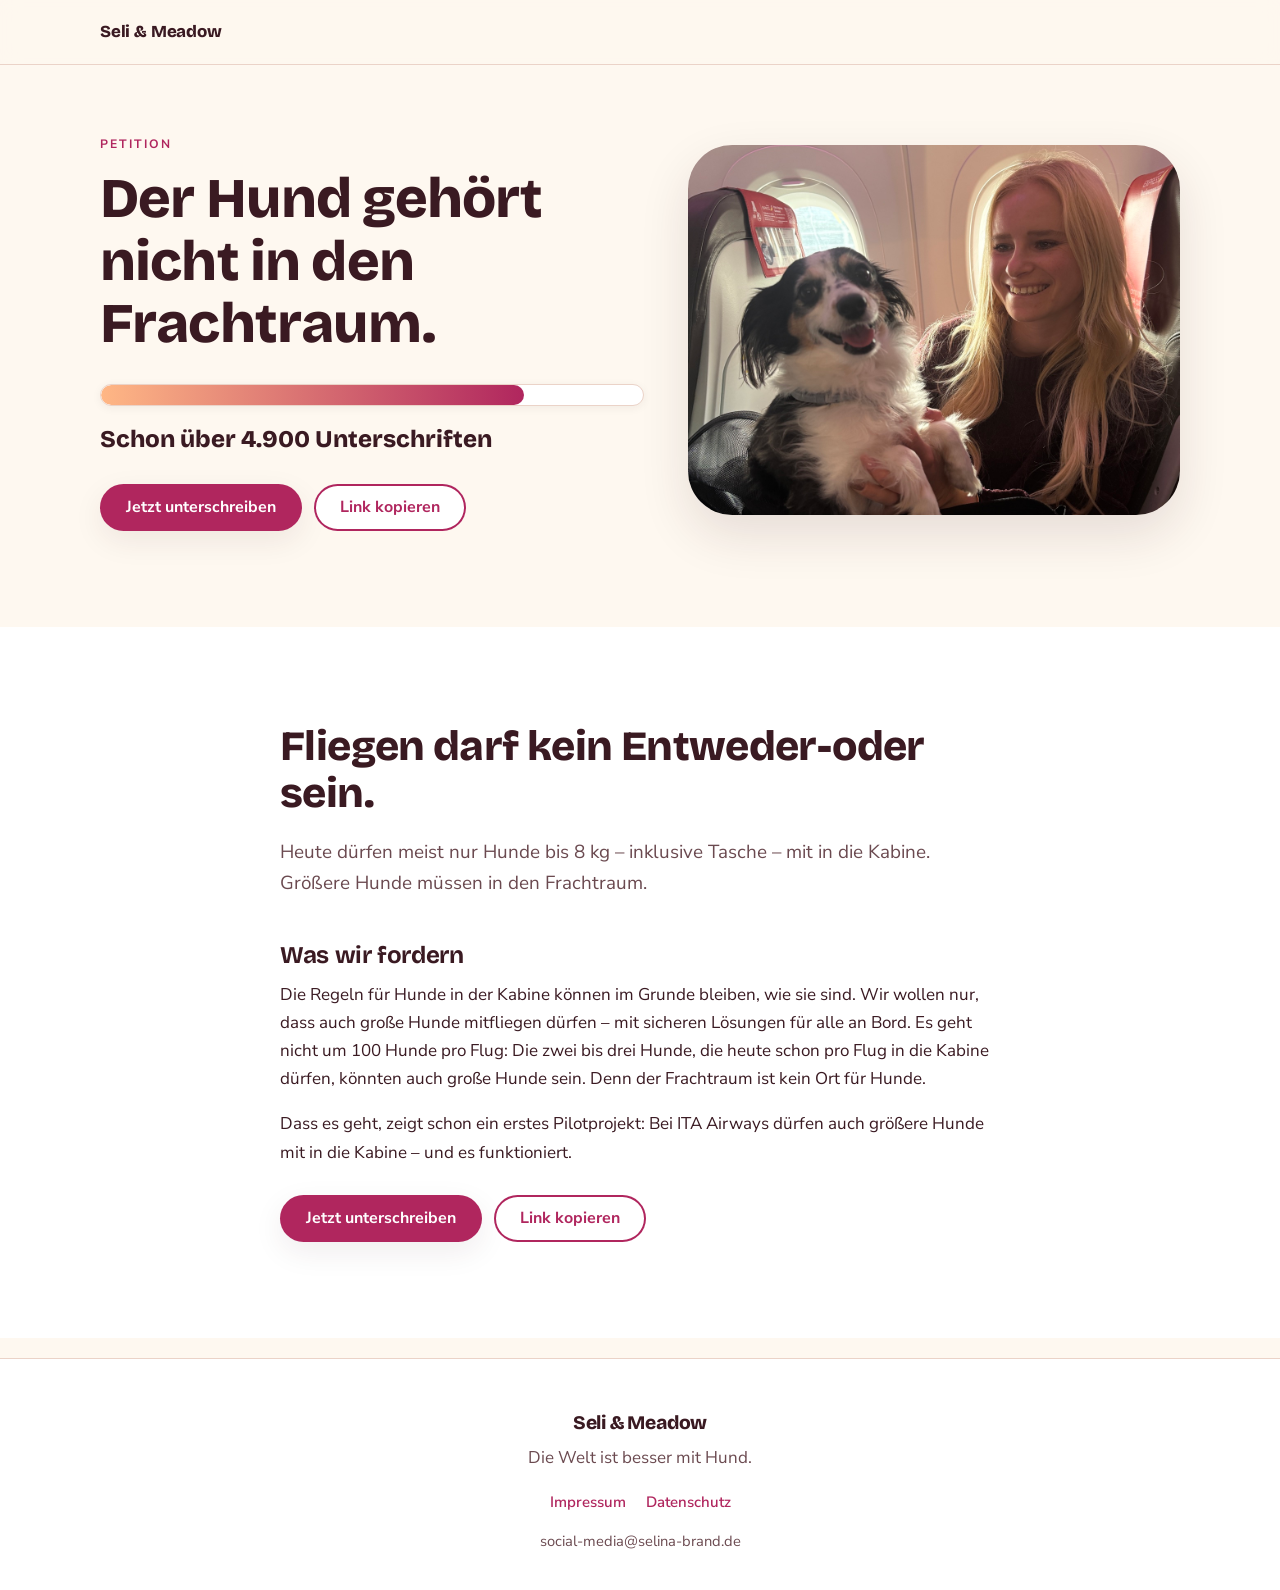
<file: petition/index.html>
<!doctype html>
<html lang="de">
<head>
<meta charset="utf-8">
<meta name="viewport" content="width=device-width, initial-scale=1">
<title>Hunde gehören in die Kabine — Petition</title>
<meta name="description" content="Der Hund gehört nicht in den Frachtraum. Über 4.900 Menschen haben schon unterschrieben: Auch große Hunde sollen mit in die Kabine dürfen.">
<link rel="canonical" href="https://selina-brand.com/petition/">
<meta name="theme-color" content="#FEF8F0">
<meta property="og:type" content="website">
<meta property="og:title" content="Der Hund gehört nicht in den Frachtraum.">
<meta property="og:description" content="Über 4.900 Unterschriften für große Hunde in der Flugzeugkabine.">
<meta property="og:image" content="https://selina-brand.com/assets/media/seli-meadow-flugzeug.jpg">
<link rel="icon" href="/favicon.png" type="image/png">
<link rel="stylesheet" href="/assets/css/site.css">
</head>
<body>

<header class="kopf">
  <div class="huelle kopf-inhalt">
    <a class="marke" href="/">Seli &amp; Meadow</a>
    <div class="kopf-rechts"></div>
  </div>
</header>

<main>
  <section class="hero">
    <div class="huelle hero--bild">
      <div>
        <span class="ueberschrift-klein">Petition</span>
        <h1>Der Hund gehört nicht in den Frachtraum.</h1>
        <div class="balken" role="img" aria-label="Schon über 4.900 Unterschriften"><i></i></div>
        <p class="unterschriften">Schon über 4.900 Unterschriften</p>
        <div class="knopf-reihe" style="margin-top:22px">
          <a class="knopf knopf--voll" href="https://c.org/bmcVCWpcvz" target="_blank" rel="noopener">Jetzt unterschreiben</a>
          <button class="knopf knopf--rand" type="button" data-kopieren="SEITE">Link kopieren</button>
        </div>
      </div>
      <img class="hero-bild" src="/assets/media/seli-meadow-flugzeug.jpg"
           alt="Meadow entspannt im Flugzeug neben Seli" loading="eager">
    </div>
  </section>

  <section class="flaeche-weiss">
    <div class="huelle eng">
      <h2>Fliegen darf kein Entweder-oder sein.</h2>
      <p class="lead">Heute dürfen meist nur Hunde bis 8 kg – inklusive Tasche – mit in die Kabine.
        Größere Hunde müssen in den Frachtraum.</p>

      <h3 style="margin-top:1.8em">Was wir fordern</h3>
      <p>Die Regeln für Hunde in der Kabine können im Grunde bleiben, wie sie sind. Wir wollen nur,
        dass auch große Hunde mitfliegen dürfen – mit sicheren Lösungen für alle an Bord.
        Es geht nicht um 100 Hunde pro Flug: Die zwei bis drei Hunde, die heute schon pro Flug in die
        Kabine dürfen, könnten auch große Hunde sein. Denn der Frachtraum ist kein Ort für Hunde.</p>
      <p>Dass es geht, zeigt schon ein erstes Pilotprojekt: Bei ITA Airways dürfen auch größere Hunde
        mit in die Kabine – und es funktioniert.</p>

      <div class="knopf-reihe" style="margin-top:28px">
        <a class="knopf knopf--voll" href="https://c.org/bmcVCWpcvz" target="_blank" rel="noopener">Jetzt unterschreiben</a>
        <button class="knopf knopf--rand" type="button" data-kopieren="SEITE">Link kopieren</button>
      </div>
    </div>
  </section>
</main>

<footer class="fuss mitte">
  <div class="huelle">
    <span class="marke">Seli &amp; Meadow</span>
    <p class="spruch">Die Welt ist besser mit Hund.</p>
    <nav aria-label="Rechtliches">
      <a href="/impressum/">Impressum</a>
      <a href="/datenschutz/">Datenschutz</a>
    </nav>
    <a class="mail" href="mailto:social-media@selina-brand.de">social-media@selina-brand.de</a>
  </div>
</footer>

<script src="/assets/js/site.js" defer></script>
</body>
</html>
</file>
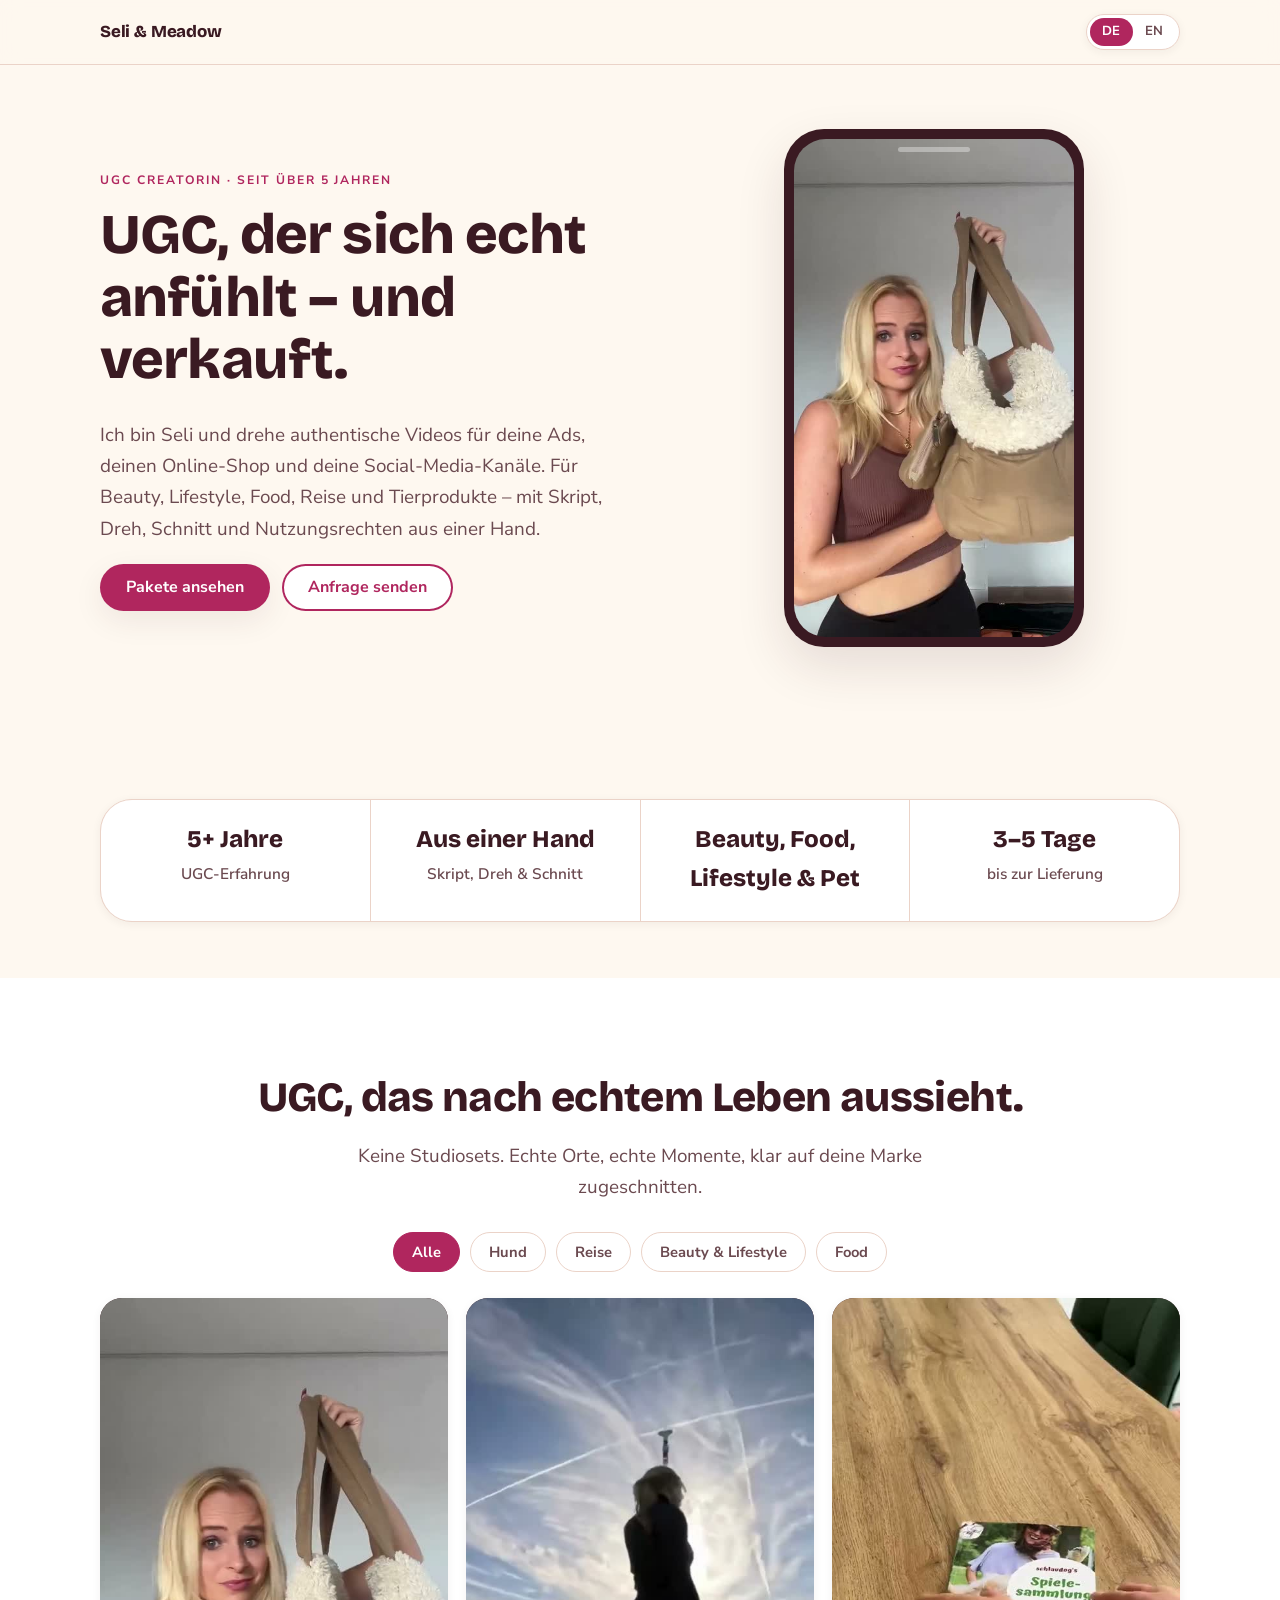
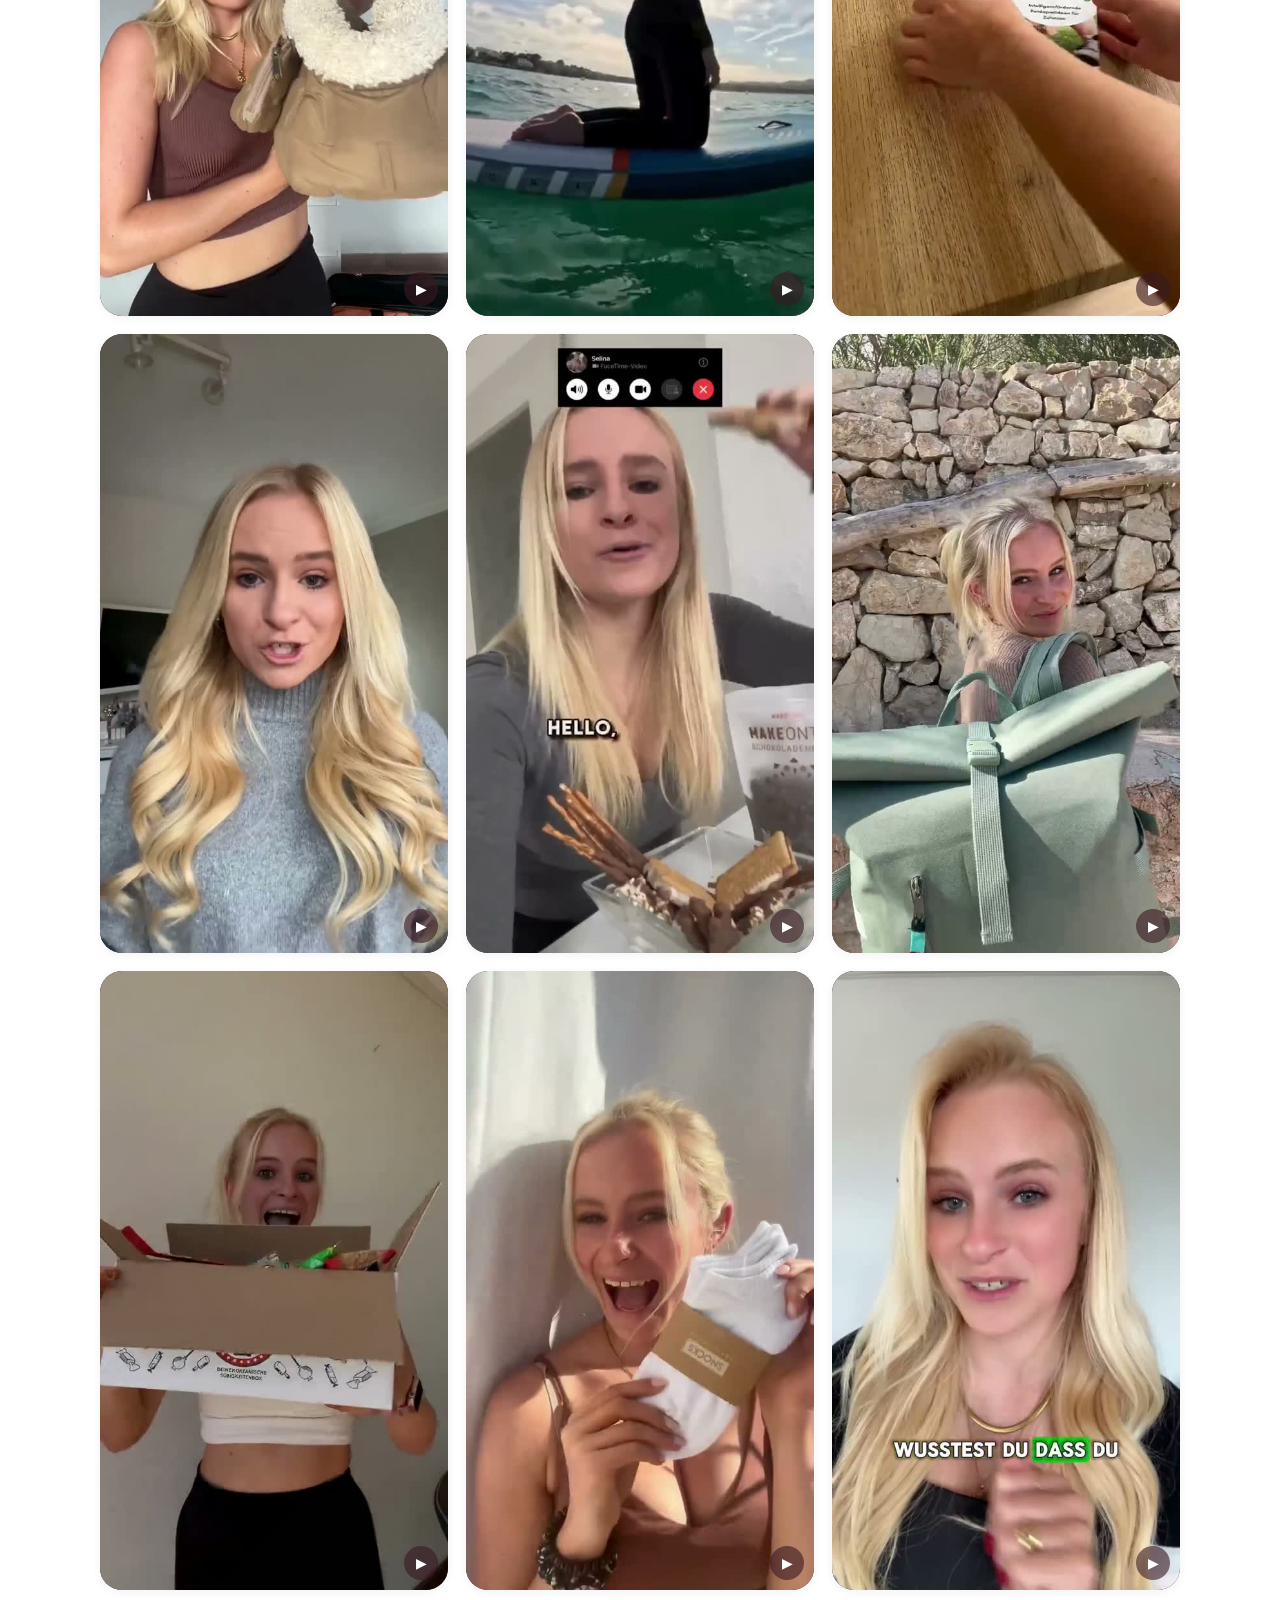
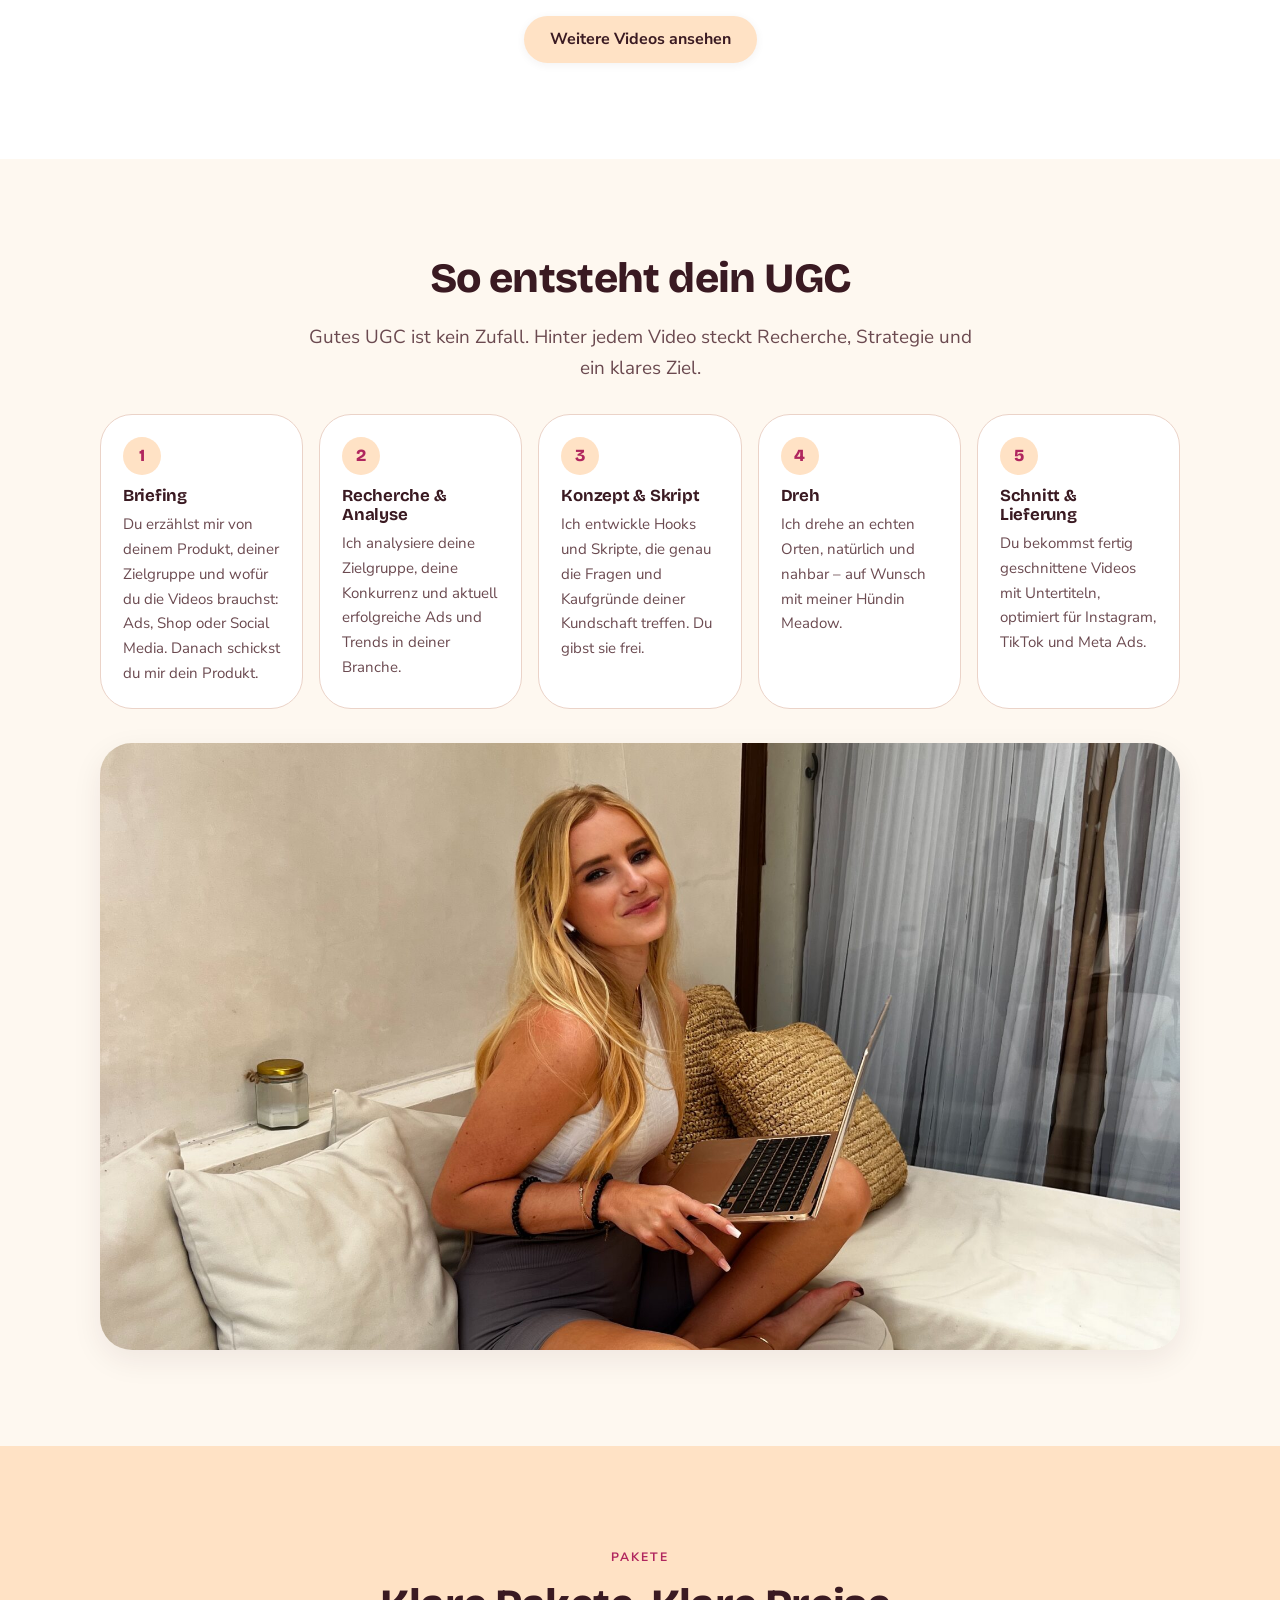
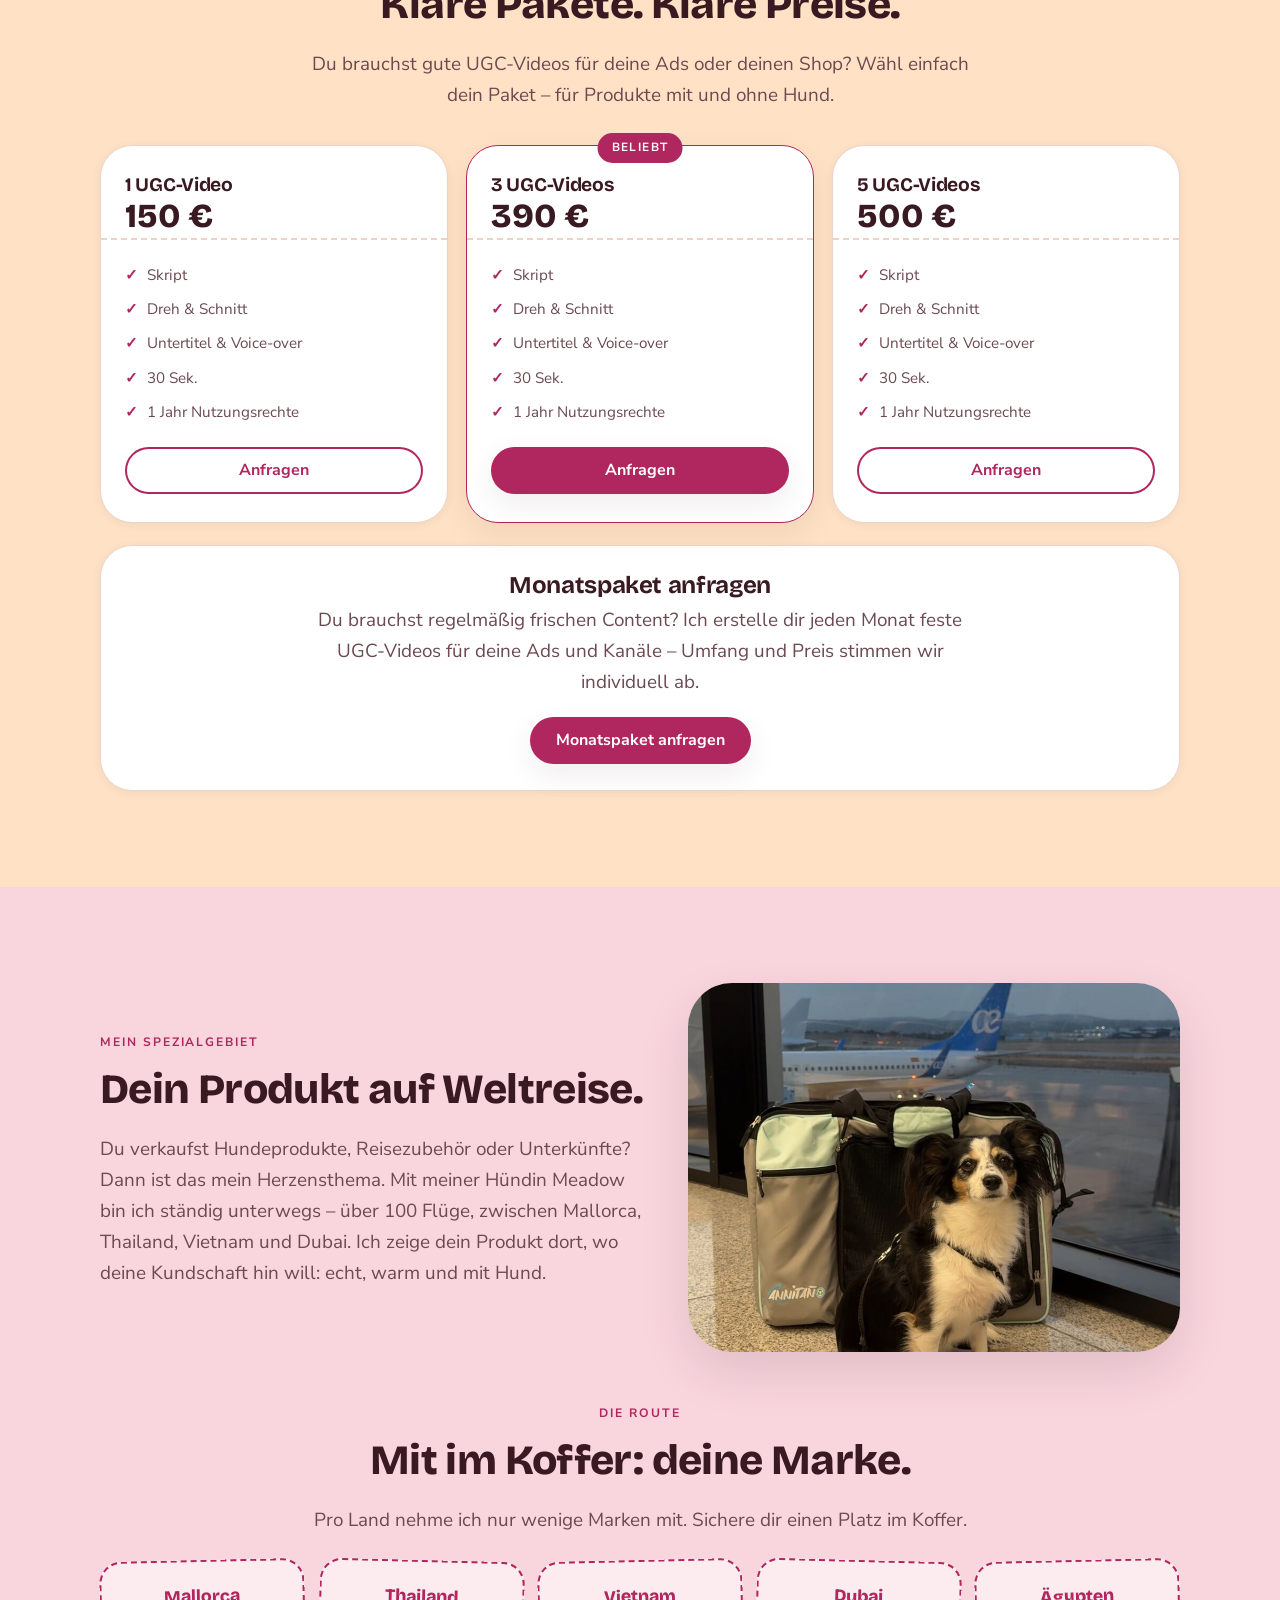
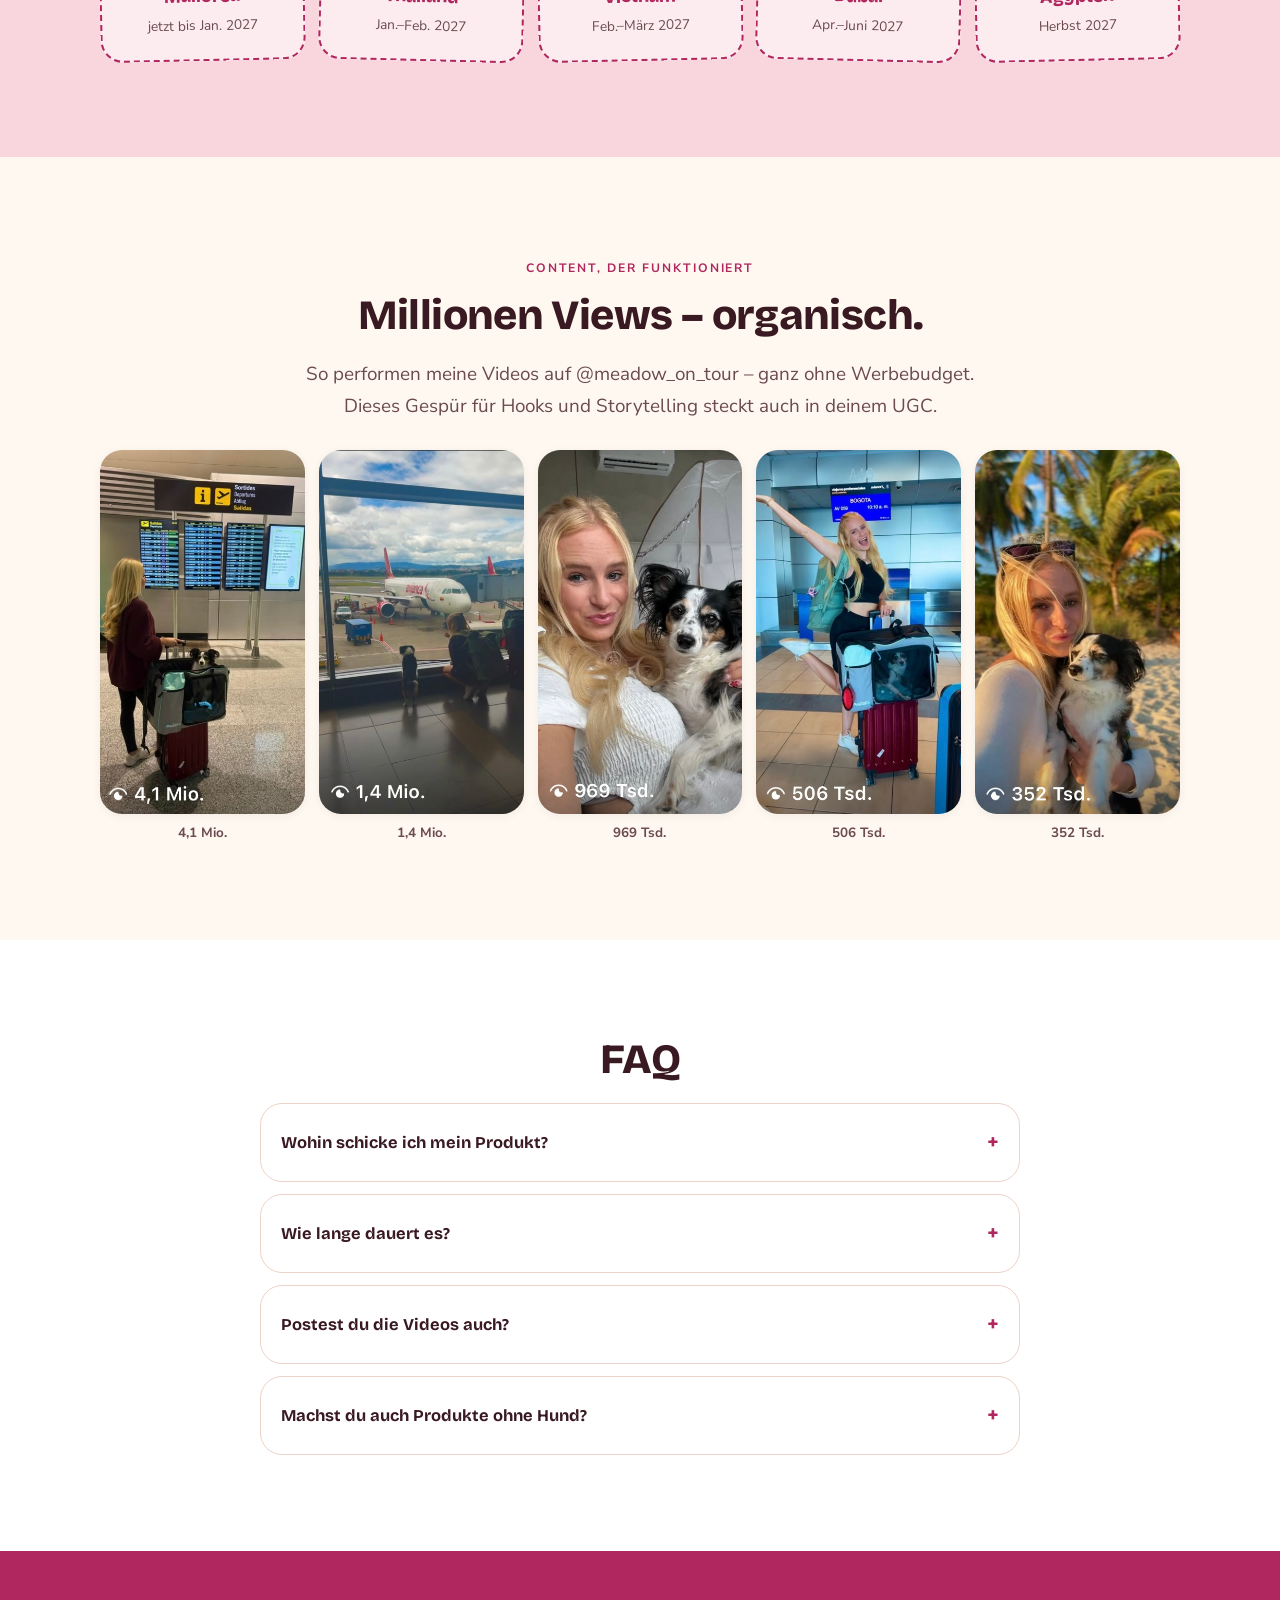
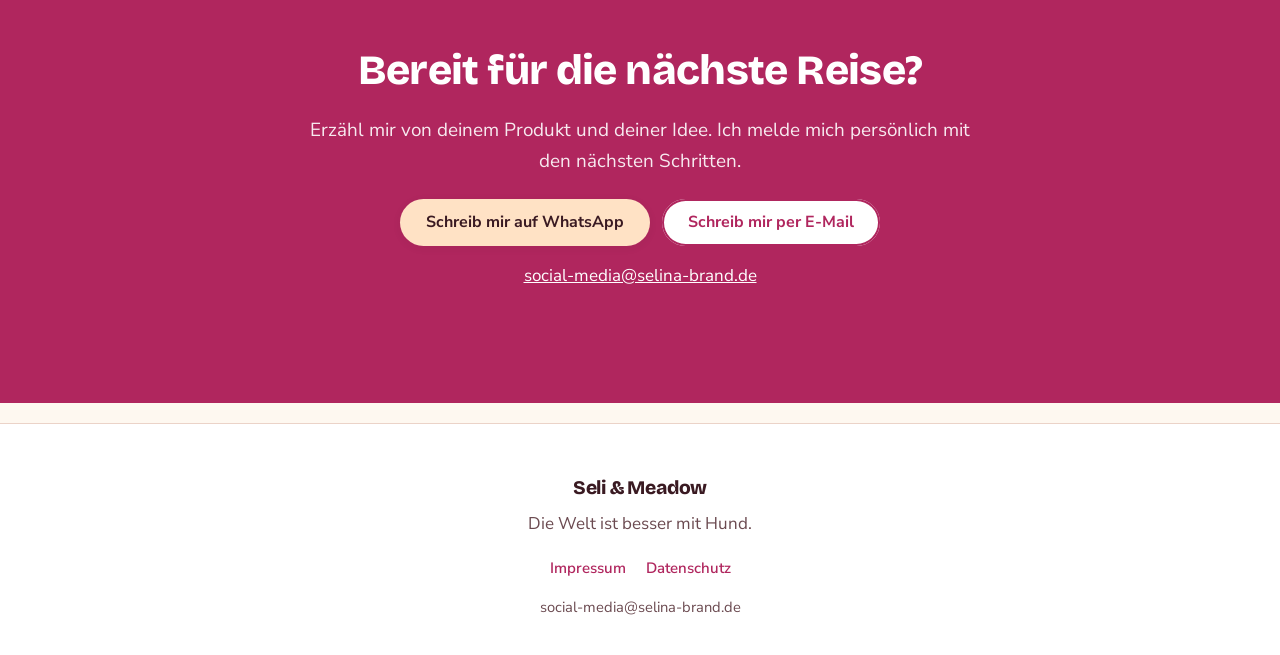
<file: ugc/index.html>
<!doctype html>
<html lang="de">
<head>
<meta charset="utf-8">
<meta name="viewport" content="width=device-width, initial-scale=1">
<title>UGC Creatorin Selina Brand – authentische Videos für deine Marke</title>
<meta name="description" content="UGC, der sich echt anfühlt – und verkauft. Skript, Dreh und Schnitt aus einer Hand für Beauty, Food, Lifestyle, Reise und Pet. Pakete ab 150 €.">
<link rel="canonical" href="https://selina-brand.com/ugc/">
<meta name="theme-color" content="#FEF8F0">
<meta property="og:type" content="website">
<meta property="og:title" content="UGC Creatorin Selina Brand">
<meta property="og:description" content="Authentische UGC-Videos für Ads, Shop und Social Media.">
<meta property="og:image" content="https://selina-brand.com/assets/media/seli-laptop.jpg">
<link rel="alternate" hreflang="de" href="https://selina-brand.com/ugc/">
<link rel="alternate" hreflang="en" href="https://selina-brand.com/en/ugc/">
<link rel="icon" href="/favicon.png" type="image/png">
<link rel="stylesheet" href="/assets/css/site.css">
</head>
<body>

<header class="kopf">
  <div class="huelle kopf-inhalt">
    <a class="marke" href="/">Seli &amp; Meadow</a>
    <div class="kopf-rechts">
      <nav class="sprache" aria-label="Sprache">
        <a href="/ugc/" aria-current="true">DE</a>
        <a href="/en/ugc/">EN</a>
      </nav>
    </div>
  </div>
</header>

<main>
  <section class="hero">
    <div class="huelle hero--bild">
      <div>
        <span class="ueberschrift-klein">UGC Creatorin · seit über 5 Jahren</span>
        <h1>UGC, der sich echt anfühlt – und verkauft.</h1>
        <p class="lead">Ich bin Seli und drehe authentische Videos für deine Ads, deinen Online-Shop und
          deine Social-Media-Kanäle. Für Beauty, Lifestyle, Food, Reise und Tierprodukte – mit Skript,
          Dreh, Schnitt und Nutzungsrechten aus einer Hand.</p>
        <div class="knopf-reihe">
          <a class="knopf knopf--voll" href="#pakete">Pakete ansehen</a>
          <a class="knopf knopf--rand" href="#anfrage">Anfrage senden</a>
        </div>
      </div>
      <div class="handy">
        <video src="/assets/media/ugc-1.mp4" poster="/assets/media/ugc-1-poster.jpg"
               muted loop playsinline autoplay preload="metadata"
               aria-label="Beispiel für ein UGC-Video"></video>
      </div>
    </div>
  </section>

  <section class="schmal">
    <div class="huelle">
      <ul class="zahlen">
        <li><b>5+ Jahre</b>UGC-Erfahrung</li>
        <li><b>Aus einer Hand</b>Skript, Dreh &amp; Schnitt</li>
        <li><b>Beauty, Food,<br>Lifestyle &amp; Pet</b></li>
        <li><b>3–5 Tage</b>bis zur Lieferung</li>
      </ul>
    </div>
  </section>

  <section class="flaeche-weiss">
    <div class="huelle">
      <div class="mitte" style="margin-bottom:28px">
        <h2>UGC, das nach echtem Leben aussieht.</h2>
        <p class="lead">Keine Studiosets. Echte Orte, echte Momente, klar auf deine Marke zugeschnitten.</p>
      </div>

      <div class="filter" role="group" aria-label="Portfolio filtern">
        <button type="button" data-filter="alle" aria-pressed="true">Alle</button>
        <button type="button" data-filter="hund" aria-pressed="false">Hund</button>
        <button type="button" data-filter="reise" aria-pressed="false">Reise</button>
        <button type="button" data-filter="beauty" aria-pressed="false">Beauty &amp; Lifestyle</button>
        <button type="button" data-filter="food" aria-pressed="false">Food</button>
      </div>

      <div class="videos" data-videos>
        <button class="video-kachel" type="button" data-kategorie="hund" aria-label="UGC-Video 1 abspielen">
          <video src="/assets/media/ugc-1.mp4" poster="/assets/media/ugc-1-poster.jpg" muted loop playsinline preload="none"></video>
          <span class="ton" aria-hidden="true">▶</span>
        </button>
        <button class="video-kachel" type="button" data-kategorie="hund reise" aria-label="UGC-Video 2 abspielen">
          <video src="/assets/media/ugc-2.mp4" poster="/assets/media/ugc-2-poster.jpg" muted loop playsinline preload="none"></video>
          <span class="ton" aria-hidden="true">▶</span>
        </button>
        <button class="video-kachel" type="button" data-kategorie="beauty" aria-label="UGC-Video 3 abspielen">
          <video src="/assets/media/ugc-3.mp4" poster="/assets/media/ugc-3-poster.jpg" muted loop playsinline preload="none"></video>
          <span class="ton" aria-hidden="true">▶</span>
        </button>
        <button class="video-kachel" type="button" data-kategorie="beauty" aria-label="UGC-Video 4 abspielen">
          <video src="/assets/media/ugc-4.mp4" poster="/assets/media/ugc-4-poster.jpg" muted loop playsinline preload="none"></video>
          <span class="ton" aria-hidden="true">▶</span>
        </button>
        <button class="video-kachel" type="button" data-kategorie="food" aria-label="UGC-Video 5 abspielen">
          <video src="/assets/media/ugc-5.mp4" poster="/assets/media/ugc-5-poster.jpg" muted loop playsinline preload="none"></video>
          <span class="ton" aria-hidden="true">▶</span>
        </button>
        <button class="video-kachel" type="button" data-kategorie="reise" aria-label="UGC-Video 6 abspielen">
          <video src="/assets/media/ugc-6.mp4" poster="/assets/media/ugc-6-poster.jpg" muted loop playsinline preload="none"></video>
          <span class="ton" aria-hidden="true">▶</span>
        </button>
        <button class="video-kachel" type="button" data-kategorie="food" aria-label="UGC-Video 7 abspielen">
          <video src="/assets/media/ugc-7.mp4" poster="/assets/media/ugc-7-poster.jpg" muted loop playsinline preload="none"></video>
          <span class="ton" aria-hidden="true">▶</span>
        </button>
        <button class="video-kachel" type="button" data-kategorie="beauty" aria-label="UGC-Video 8 abspielen">
          <video src="/assets/media/ugc-8.mp4" poster="/assets/media/ugc-8-poster.jpg" muted loop playsinline preload="none"></video>
          <span class="ton" aria-hidden="true">▶</span>
        </button>
        <button class="video-kachel" type="button" data-kategorie="beauty" aria-label="UGC-Video 9 abspielen">
          <video src="/assets/media/ugc-9.mp4" poster="/assets/media/ugc-9-poster.jpg" muted loop playsinline preload="none"></video>
          <span class="ton" aria-hidden="true">▶</span>
        </button>
        <button class="video-kachel" type="button" data-kategorie="beauty" aria-label="UGC-Video 10 abspielen">
          <video src="/assets/media/ugc-10.mp4" poster="/assets/media/ugc-10-poster.jpg" muted loop playsinline preload="none"></video>
          <span class="ton" aria-hidden="true">▶</span>
        </button>
        <button class="video-kachel" type="button" data-kategorie="reise" aria-label="UGC-Video 11 abspielen">
          <video src="/assets/media/ugc-11.mp4" poster="/assets/media/ugc-11-poster.jpg" muted loop playsinline preload="none"></video>
          <span class="ton" aria-hidden="true">▶</span>
        </button>
        <button class="video-kachel" type="button" data-kategorie="beauty" aria-label="UGC-Video 12 abspielen">
          <video src="/assets/media/ugc-12.mp4" poster="/assets/media/ugc-12-poster.jpg" muted loop playsinline preload="none"></video>
          <span class="ton" aria-hidden="true">▶</span>
        </button>
      </div>

      <div class="knopf-reihe mitte" style="margin-top:26px">
        <button class="knopf knopf--weich" type="button" data-mehr>Weitere Videos ansehen</button>
      </div>
    </div>
  </section>

  <section>
    <div class="huelle">
      <div class="mitte" style="margin-bottom:30px">
        <h2>So entsteht dein UGC</h2>
        <p class="lead">Gutes UGC ist kein Zufall. Hinter jedem Video steckt Recherche, Strategie und ein klares Ziel.</p>
      </div>
      <div class="schritte">
        <article class="schritt"><div class="nr">1</div><h3>Briefing</h3>
          <p>Du erzählst mir von deinem Produkt, deiner Zielgruppe und wofür du die Videos brauchst:
            Ads, Shop oder Social Media. Danach schickst du mir dein Produkt.</p></article>
        <article class="schritt"><div class="nr">2</div><h3>Recherche &amp; Analyse</h3>
          <p>Ich analysiere deine Zielgruppe, deine Konkurrenz und aktuell erfolgreiche Ads und Trends
            in deiner Branche.</p></article>
        <article class="schritt"><div class="nr">3</div><h3>Konzept &amp; Skript</h3>
          <p>Ich entwickle Hooks und Skripte, die genau die Fragen und Kaufgründe deiner Kundschaft
            treffen. Du gibst sie frei.</p></article>
        <article class="schritt"><div class="nr">4</div><h3>Dreh</h3>
          <p>Ich drehe an echten Orten, natürlich und nahbar – auf Wunsch mit meiner Hündin Meadow.</p></article>
        <article class="schritt"><div class="nr">5</div><h3>Schnitt &amp; Lieferung</h3>
          <p>Du bekommst fertig geschnittene Videos mit Untertiteln, optimiert für Instagram, TikTok
            und Meta Ads.</p></article>
      </div>
      <figure style="margin:34px 0 0">
        <img src="/assets/media/seli-laptop.jpg" alt="Seli schneidet Videos am Laptop"
             style="border-radius:var(--rund-l);box-shadow:var(--schatten-m);width:100%;aspect-ratio:16/9;object-fit:cover" loading="lazy">
      </figure>
    </div>
  </section>

  <section id="pakete" class="flaeche-peach">
    <div class="huelle">
      <div class="mitte" style="margin-bottom:34px">
        <span class="ueberschrift-klein">Pakete</span>
        <h2>Klare Pakete. Klare Preise.</h2>
        <p class="lead">Du brauchst gute UGC-Videos für deine Ads oder deinen Shop?
          Wähl einfach dein Paket – für Produkte mit und ohne Hund.</p>
      </div>

      <div class="bordkarten">
        <article class="bordkarte">
          <h3>1 UGC-Video</h3>
          <p class="preis">150 €</p>
          <ul>
            <li>Skript</li><li>Dreh &amp; Schnitt</li><li>Untertitel &amp; Voice-over</li>
            <li>30 Sek.</li><li>1 Jahr Nutzungsrechte</li>
          </ul>
          <a class="knopf knopf--rand knopf--breit" href="#anfrage">Anfragen</a>
        </article>

        <article class="bordkarte bordkarte--beliebt">
          <span class="marke-klebe">beliebt</span>
          <h3>3 UGC-Videos</h3>
          <p class="preis">390 €</p>
          <ul>
            <li>Skript</li><li>Dreh &amp; Schnitt</li><li>Untertitel &amp; Voice-over</li>
            <li>30 Sek.</li><li>1 Jahr Nutzungsrechte</li>
          </ul>
          <a class="knopf knopf--voll knopf--breit" href="#anfrage">Anfragen</a>
        </article>

        <article class="bordkarte">
          <h3>5 UGC-Videos</h3>
          <p class="preis">500 €</p>
          <ul>
            <li>Skript</li><li>Dreh &amp; Schnitt</li><li>Untertitel &amp; Voice-over</li>
            <li>30 Sek.</li><li>1 Jahr Nutzungsrechte</li>
          </ul>
          <a class="knopf knopf--rand knopf--breit" href="#anfrage">Anfragen</a>
        </article>
      </div>

      <article class="karte mitte" style="margin-top:22px">
        <h3>Monatspaket anfragen</h3>
        <p class="lead" style="margin-left:auto;margin-right:auto">Du brauchst regelmäßig frischen Content?
          Ich erstelle dir jeden Monat feste UGC-Videos für deine Ads und Kanäle –
          Umfang und Preis stimmen wir individuell ab.</p>
        <div class="knopf-reihe mitte" style="margin-top:8px">
          <a class="knopf knopf--voll" href="#anfrage">Monatspaket anfragen</a>
        </div>
      </article>
    </div>
  </section>

  <section class="flaeche-rose">
    <div class="huelle hero--bild">
      <div>
        <span class="ueberschrift-klein">Mein Spezialgebiet</span>
        <h2>Dein Produkt auf Weltreise.</h2>
        <p class="lead">Du verkaufst Hundeprodukte, Reisezubehör oder Unterkünfte? Dann ist das mein
          Herzensthema. Mit meiner Hündin Meadow bin ich ständig unterwegs – über 100 Flüge, zwischen
          Mallorca, Thailand, Vietnam und Dubai. Ich zeige dein Produkt dort, wo deine Kundschaft hin
          will: echt, warm und mit Hund.</p>
      </div>
      <img class="hero-bild" src="/assets/media/meadow-flugtasche-flughafen.jpg"
           alt="Meadow in der Flugtasche am Flughafen" loading="lazy">
    </div>

    <div class="huelle" style="margin-top:46px">
      <div class="mitte" style="margin-bottom:24px">
        <span class="ueberschrift-klein">Die Route</span>
        <h2>Mit im Koffer: deine Marke.</h2>
        <p class="lead">Pro Land nehme ich nur wenige Marken mit. Sichere dir einen Platz im Koffer.</p>
      </div>
      <div class="route">
        <div class="stempel"><b>Mallorca</b><span>jetzt bis Jan. 2027</span></div>
        <div class="stempel"><b>Thailand</b><span>Jan.–Feb. 2027</span></div>
        <div class="stempel"><b>Vietnam</b><span>Feb.–März 2027</span></div>
        <div class="stempel"><b>Dubai</b><span>Apr.–Juni 2027</span></div>
        <div class="stempel"><b>Ägypten</b><span>Herbst 2027</span></div>
      </div>
    </div>
  </section>

  <section>
    <div class="huelle">
      <div class="mitte" style="margin-bottom:28px">
        <span class="ueberschrift-klein">Content, der funktioniert</span>
        <h2>Millionen Views – organisch.</h2>
        <p class="lead">So performen meine Videos auf @meadow_on_tour – ganz ohne Werbebudget.
          Dieses Gespür für Hooks und Storytelling steckt auch in deinem UGC.</p>
      </div>
      <div class="views">
        <figure><img src="/assets/media/views-02.jpg" alt="Reel mit 4,1 Millionen Aufrufen" loading="lazy"><figcaption>4,1 Mio.</figcaption></figure>
        <figure><img src="/assets/media/views-05.jpg" alt="Reel mit 1,4 Millionen Aufrufen" loading="lazy"><figcaption>1,4 Mio.</figcaption></figure>
        <figure><img src="/assets/media/views-01.jpg" alt="Reel mit 969 Tausend Aufrufen" loading="lazy"><figcaption>969 Tsd.</figcaption></figure>
        <figure><img src="/assets/media/views-04.jpg" alt="Reel mit 506 Tausend Aufrufen" loading="lazy"><figcaption>506 Tsd.</figcaption></figure>
        <figure><img src="/assets/media/views-03.jpg" alt="Reel mit 352 Tausend Aufrufen" loading="lazy"><figcaption>352 Tsd.</figcaption></figure>
      </div>
    </div>
  </section>

  <section class="flaeche-weiss">
    <div class="huelle">
      <h2 class="mitte">FAQ</h2>
      <div class="faq">
        <details><summary>Wohin schicke ich mein Produkt?</summary>
          <p>Das stimmen wir nach deiner Anfrage ab. Ich bin viel unterwegs und sage dir, wohin du dein
            Produkt am besten schickst, damit es rechtzeitig bei mir ankommt. Du musst dafür nirgendwo
            vor Ort sein.</p></details>
        <details><summary>Wie lange dauert es?</summary>
          <p>Ca. 3–5 Tage nach Produkteingang.</p></details>
        <details><summary>Postest du die Videos auch?</summary>
          <p>UGC ist für deine Kanäle und Ads. Posting auf meinem Account findest du unter
            <a href="/kooperation/">Kooperation</a>.</p></details>
        <details><summary>Machst du auch Produkte ohne Hund?</summary>
          <p>Ja, Beauty, Lifestyle, Food und Reise.</p></details>
      </div>
    </div>
  </section>

  <section id="anfrage" class="flaeche-himbeere">
    <div class="huelle eng mitte">
      <h2>Bereit für die nächste Reise?</h2>
      <p class="lead">Erzähl mir von deinem Produkt und deiner Idee. Ich melde mich persönlich mit den
        nächsten Schritten.</p>
      <div class="knopf-reihe mitte" style="margin-top:22px">
        <a class="knopf knopf--weich" href="https://wa.me/971508429633?text=Hallo%20Seli%2C%20ich%20interessiere%20mich%20f%C3%BCr%20UGC-Videos%20f%C3%BCr%20meine%20Marke." target="_blank" rel="noopener">Schreib mir auf WhatsApp</a>
        <a class="knopf knopf--rand" href="mailto:social-media@selina-brand.de?subject=UGC-Anfrage">Schreib mir per E-Mail</a>
      </div>
      <p style="margin-top:16px"><a href="mailto:social-media@selina-brand.de" style="color:#fff;text-decoration:underline">social-media@selina-brand.de</a></p>
    </div>
  </section>
</main>

<footer class="fuss mitte">
  <div class="huelle">
    <span class="marke">Seli &amp; Meadow</span>
    <p class="spruch">Die Welt ist besser mit Hund.</p>
    <nav aria-label="Rechtliches">
      <a href="/impressum/">Impressum</a>
      <a href="/datenschutz/">Datenschutz</a>
    </nav>
    <a class="mail" href="mailto:social-media@selina-brand.de">social-media@selina-brand.de</a>
  </div>
</footer>

<script src="/assets/js/site.js" defer></script>
</body>
</html>
</file>
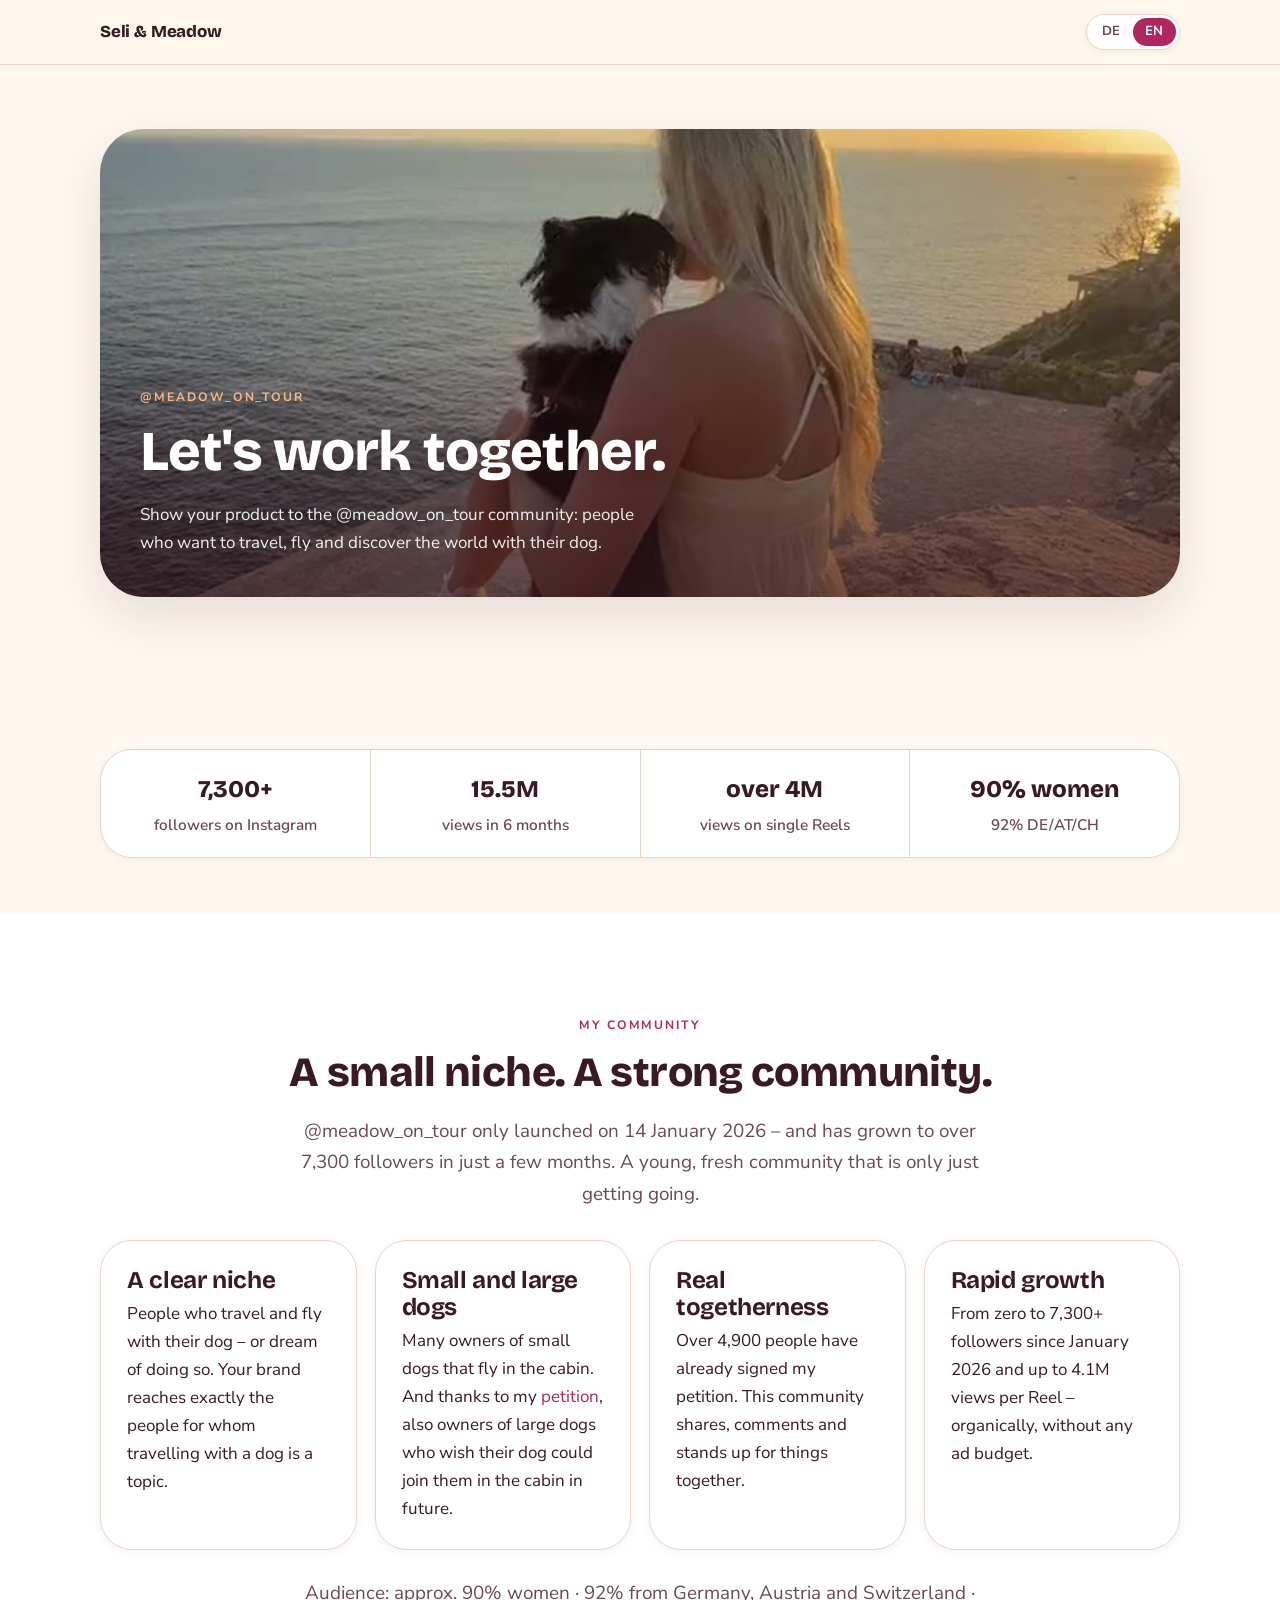
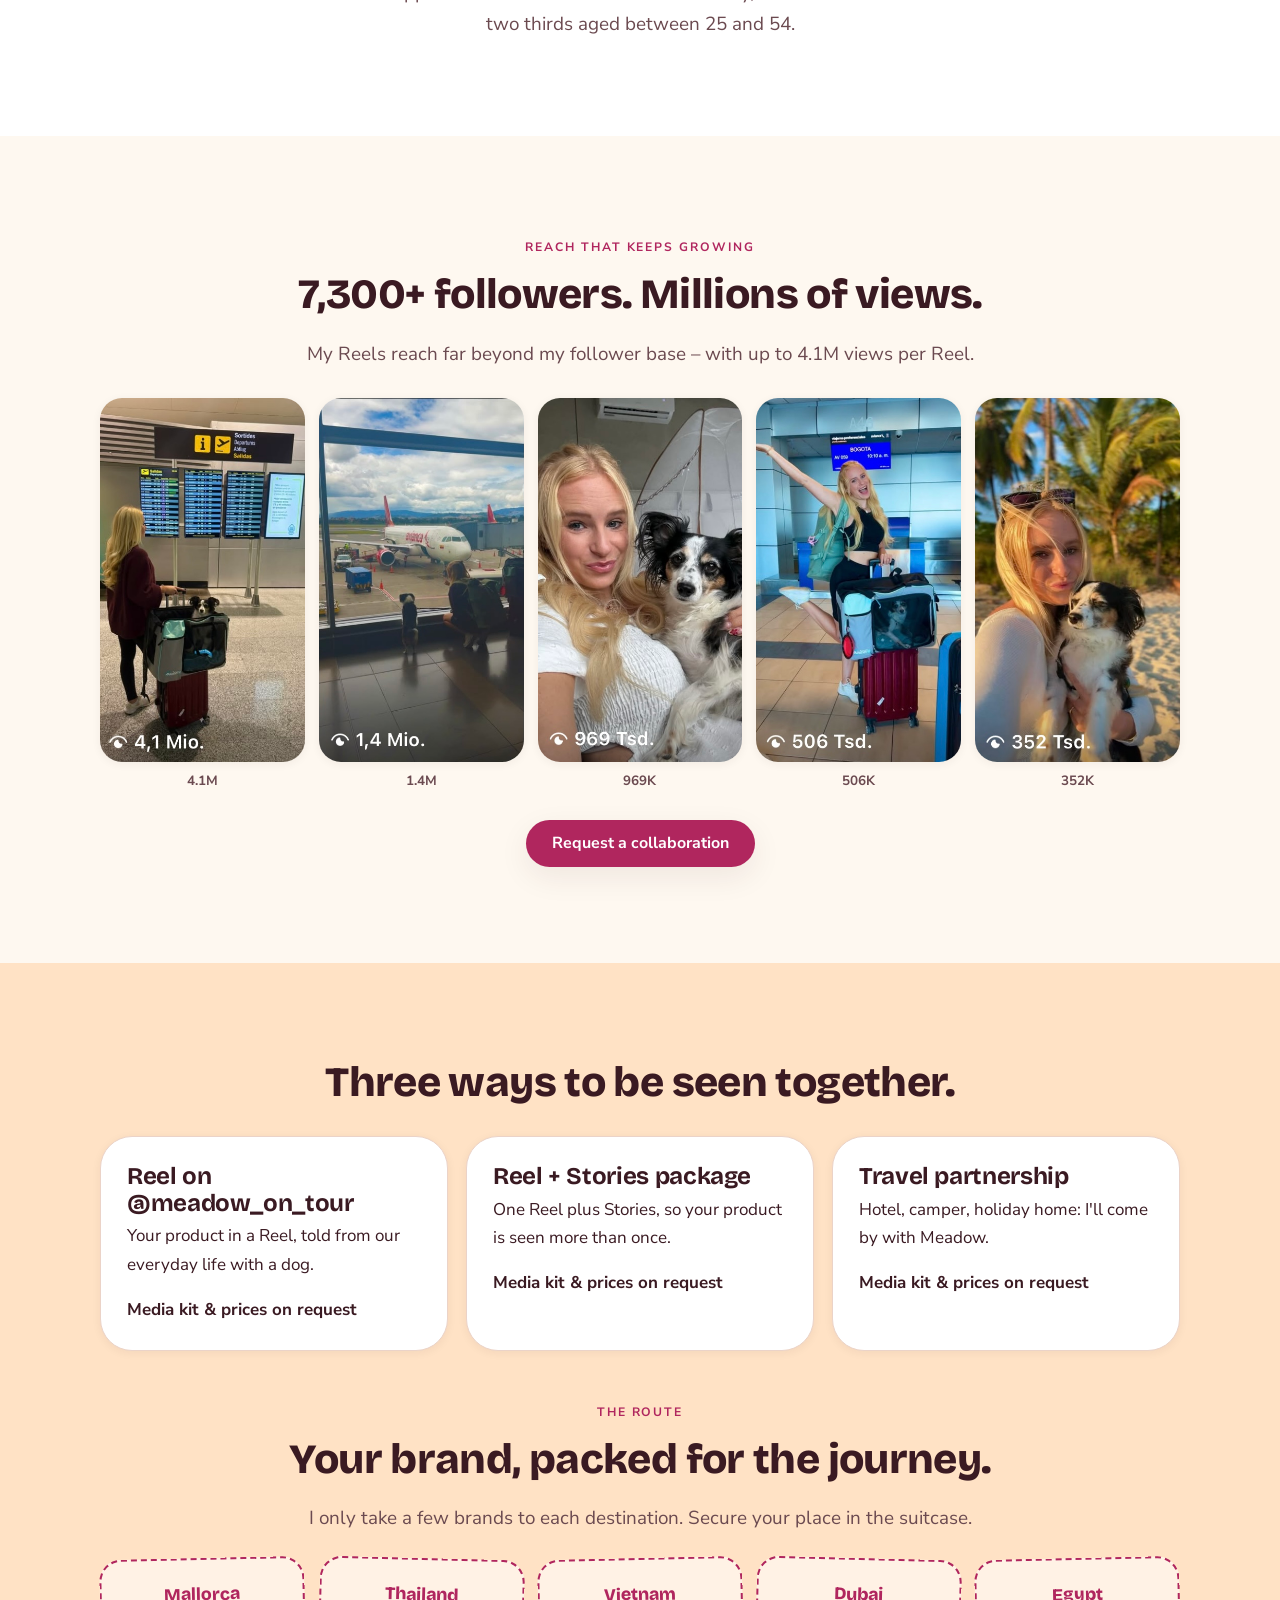
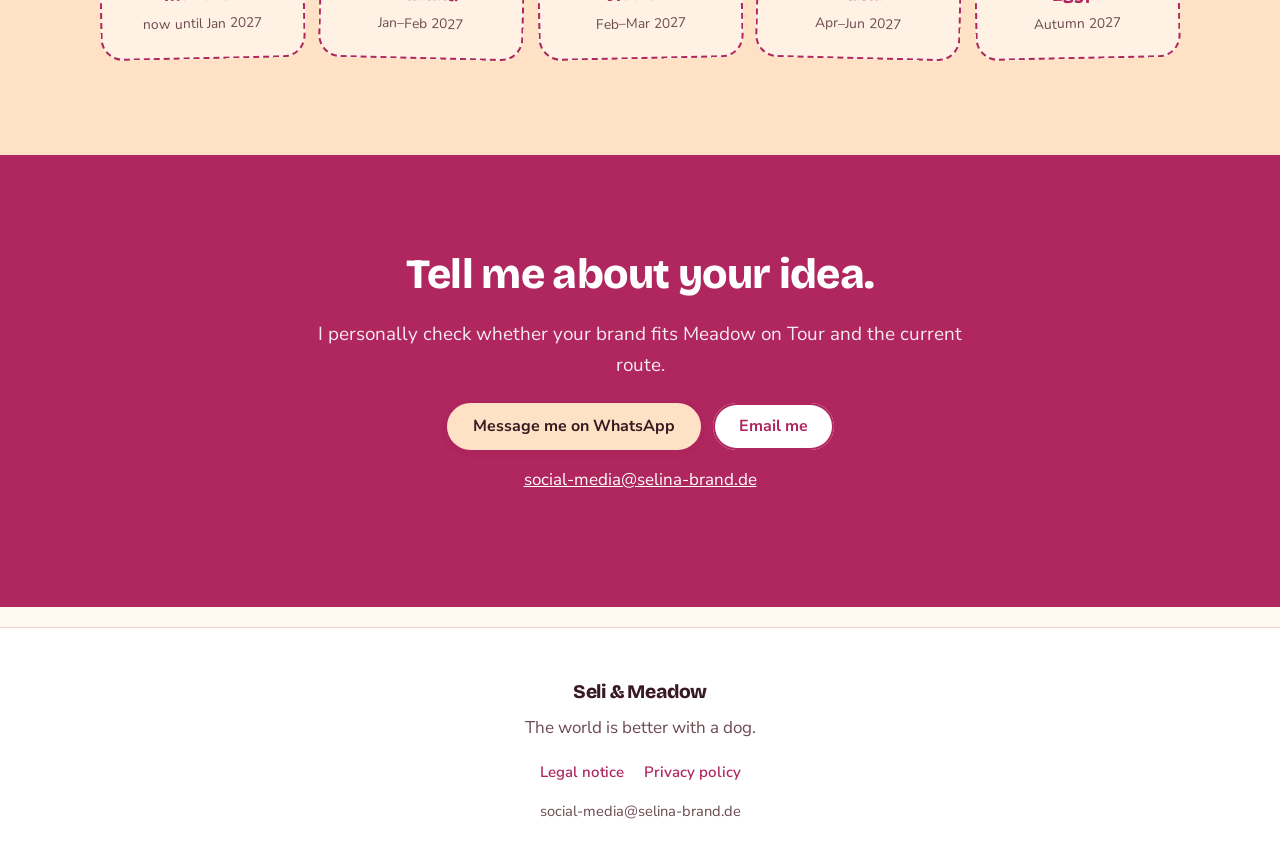
<file: en/kooperation/index.html>
<!doctype html>
<html lang="en">
<head>
<meta charset="utf-8">
<meta name="viewport" content="width=device-width, initial-scale=1">
<title>Collaborate with Meadow on Tour — Seli Brand</title>
<meta name="description" content="Media kit and travel partnerships with @meadow_on_tour: 7,300+ followers, 15.5M views in 6 months, 90% women from Germany, Austria and Switzerland.">
<link rel="canonical" href="https://selina-brand.com/en/kooperation/">
<meta name="theme-color" content="#FEF8F0">
<meta property="og:type" content="website">
<meta property="og:title" content="Collaborate with Meadow on Tour">
<meta property="og:description" content="Show your product to a community that travels with their dog.">
<meta property="og:image" content="https://selina-brand.com/assets/media/kooperation-hero-poster.jpg">
<link rel="alternate" hreflang="de" href="https://selina-brand.com/kooperation/">
<link rel="alternate" hreflang="en" href="https://selina-brand.com/en/kooperation/">
<link rel="icon" href="/favicon.png" type="image/png">
<link rel="stylesheet" href="/assets/css/site.css">
</head>
<body>

<header class="kopf">
  <div class="huelle kopf-inhalt">
    <a class="marke" href="/">Seli &amp; Meadow</a>
    <div class="kopf-rechts">
      <nav class="sprache" aria-label="Language">
        <a href="/kooperation/">DE</a>
        <a href="/en/kooperation/" aria-current="true">EN</a>
      </nav>
    </div>
  </div>
</header>

<main>
  <section class="hero">
    <div class="huelle">
      <div class="hero-video">
        <video src="/assets/media/kooperation-hero.mp4" poster="/assets/media/kooperation-hero-poster.jpg"
               muted loop playsinline autoplay preload="metadata"
               aria-label="Seli and Meadow on the road"></video>
        <div class="ueber">
          <span class="ueberschrift-klein" style="color:var(--peach)">@meadow_on_tour</span>
          <h1>Let's work together.</h1>
          <p>Show your product to the @meadow_on_tour community: people who want to travel, fly and
            discover the world with their dog.</p>
        </div>
      </div>
    </div>
  </section>

  <section class="schmal">
    <div class="huelle">
      <ul class="zahlen">
        <li><b>7,300+</b>followers on Instagram</li>
        <li><b>15.5M</b>views in 6 months</li>
        <li><b>over 4M</b>views on single Reels</li>
        <li><b>90% women</b>92% DE/AT/CH</li>
      </ul>
    </div>
  </section>

  <section class="flaeche-weiss">
    <div class="huelle">
      <div class="mitte" style="margin-bottom:30px">
        <span class="ueberschrift-klein">My community</span>
        <h2>A small niche. A strong community.</h2>
        <p class="lead">@meadow_on_tour only launched on 14 January 2026 – and has grown to over 7,300
          followers in just a few months. A young, fresh community that is only just getting going.</p>
      </div>

      <div class="gitter gitter--4">
        <article class="karte"><h3>A clear niche</h3>
          <p>People who travel and fly with their dog – or dream of doing so. Your brand reaches exactly
            the people for whom travelling with a dog is a topic.</p></article>
        <article class="karte"><h3>Small and large dogs</h3>
          <p>Many owners of small dogs that fly in the cabin. And thanks to my
            <a href="/petition/">petition</a>, also owners of large dogs who wish their dog could join
            them in the cabin in future.</p></article>
        <article class="karte"><h3>Real togetherness</h3>
          <p>Over 4,900 people have already signed my petition. This community shares, comments and
            stands up for things together.</p></article>
        <article class="karte"><h3>Rapid growth</h3>
          <p>From zero to 7,300+ followers since January 2026 and up to 4.1M views per Reel –
            organically, without any ad budget.</p></article>
      </div>

      <p class="mitte lead" style="margin:28px auto 0">Audience: approx. 90% women · 92% from Germany,
        Austria and Switzerland · two thirds aged between 25 and 54.</p>
    </div>
  </section>

  <section>
    <div class="huelle">
      <div class="mitte" style="margin-bottom:28px">
        <span class="ueberschrift-klein">Reach that keeps growing</span>
        <h2>7,300+ followers. Millions of views.</h2>
        <p class="lead">My Reels reach far beyond my follower base – with up to 4.1M views per Reel.</p>
      </div>
      <div class="views">
        <figure><img src="/assets/media/views-02.jpg" alt="Reel with 4.1 million views" loading="lazy"><figcaption>4.1M</figcaption></figure>
        <figure><img src="/assets/media/views-05.jpg" alt="Reel with 1.4 million views" loading="lazy"><figcaption>1.4M</figcaption></figure>
        <figure><img src="/assets/media/views-01.jpg" alt="Reel with 969 thousand views" loading="lazy"><figcaption>969K</figcaption></figure>
        <figure><img src="/assets/media/views-04.jpg" alt="Reel with 506 thousand views" loading="lazy"><figcaption>506K</figcaption></figure>
        <figure><img src="/assets/media/views-03.jpg" alt="Reel with 352 thousand views" loading="lazy"><figcaption>352K</figcaption></figure>
      </div>
      <div class="knopf-reihe mitte" style="margin-top:28px">
        <a class="knopf knopf--voll" href="#request">Request a collaboration</a>
      </div>
    </div>
  </section>

  <section class="flaeche-peach">
    <div class="huelle">
      <h2 class="mitte" style="margin-bottom:30px">Three ways to be seen together.</h2>
      <div class="gitter gitter--3">
        <article class="karte"><h3>Reel on @meadow_on_tour</h3>
          <p>Your product in a Reel, told from our everyday life with a dog.</p>
          <p><strong>Media kit &amp; prices on request</strong></p></article>
        <article class="karte"><h3>Reel + Stories package</h3>
          <p>One Reel plus Stories, so your product is seen more than once.</p>
          <p><strong>Media kit &amp; prices on request</strong></p></article>
        <article class="karte"><h3>Travel partnership</h3>
          <p>Hotel, camper, holiday home: I'll come by with Meadow.</p>
          <p><strong>Media kit &amp; prices on request</strong></p></article>
      </div>

      <div style="margin-top:46px">
        <div class="mitte" style="margin-bottom:24px">
          <span class="ueberschrift-klein">The route</span>
          <h2>Your brand, packed for the journey.</h2>
          <p class="lead">I only take a few brands to each destination. Secure your place in the suitcase.</p>
        </div>
        <div class="route">
          <div class="stempel"><b>Mallorca</b><span>now until Jan 2027</span></div>
          <div class="stempel"><b>Thailand</b><span>Jan–Feb 2027</span></div>
          <div class="stempel"><b>Vietnam</b><span>Feb–Mar 2027</span></div>
          <div class="stempel"><b>Dubai</b><span>Apr–Jun 2027</span></div>
          <div class="stempel"><b>Egypt</b><span>Autumn 2027</span></div>
        </div>
      </div>
    </div>
  </section>

  <section id="request" class="flaeche-himbeere">
    <div class="huelle eng mitte">
      <h2>Tell me about your idea.</h2>
      <p class="lead">I personally check whether your brand fits Meadow on Tour and the current route.</p>
      <div class="knopf-reihe mitte" style="margin-top:22px">
        <a class="knopf knopf--weich" href="https://wa.me/971508429633?text=Hi%20Seli%2C%20I%27d%20be%20interested%20in%20a%20collaboration%20with%20Meadow%20on%20Tour." target="_blank" rel="noopener">Message me on WhatsApp</a>
        <a class="knopf knopf--rand" href="mailto:social-media@selina-brand.de?subject=Collaboration%20request">Email me</a>
      </div>
      <p style="margin-top:16px"><a href="mailto:social-media@selina-brand.de" style="color:#fff;text-decoration:underline">social-media@selina-brand.de</a></p>
    </div>
  </section>
</main>

<footer class="fuss mitte">
  <div class="huelle">
    <span class="marke">Seli &amp; Meadow</span>
    <p class="spruch">The world is better with a dog.</p>
    <nav aria-label="Legal">
      <a href="/impressum/">Legal notice</a>
      <a href="/datenschutz/">Privacy policy</a>
    </nav>
    <a class="mail" href="mailto:social-media@selina-brand.de">social-media@selina-brand.de</a>
  </div>
</footer>

<script src="/assets/js/site.js" defer></script>
</body>
</html>
</file>
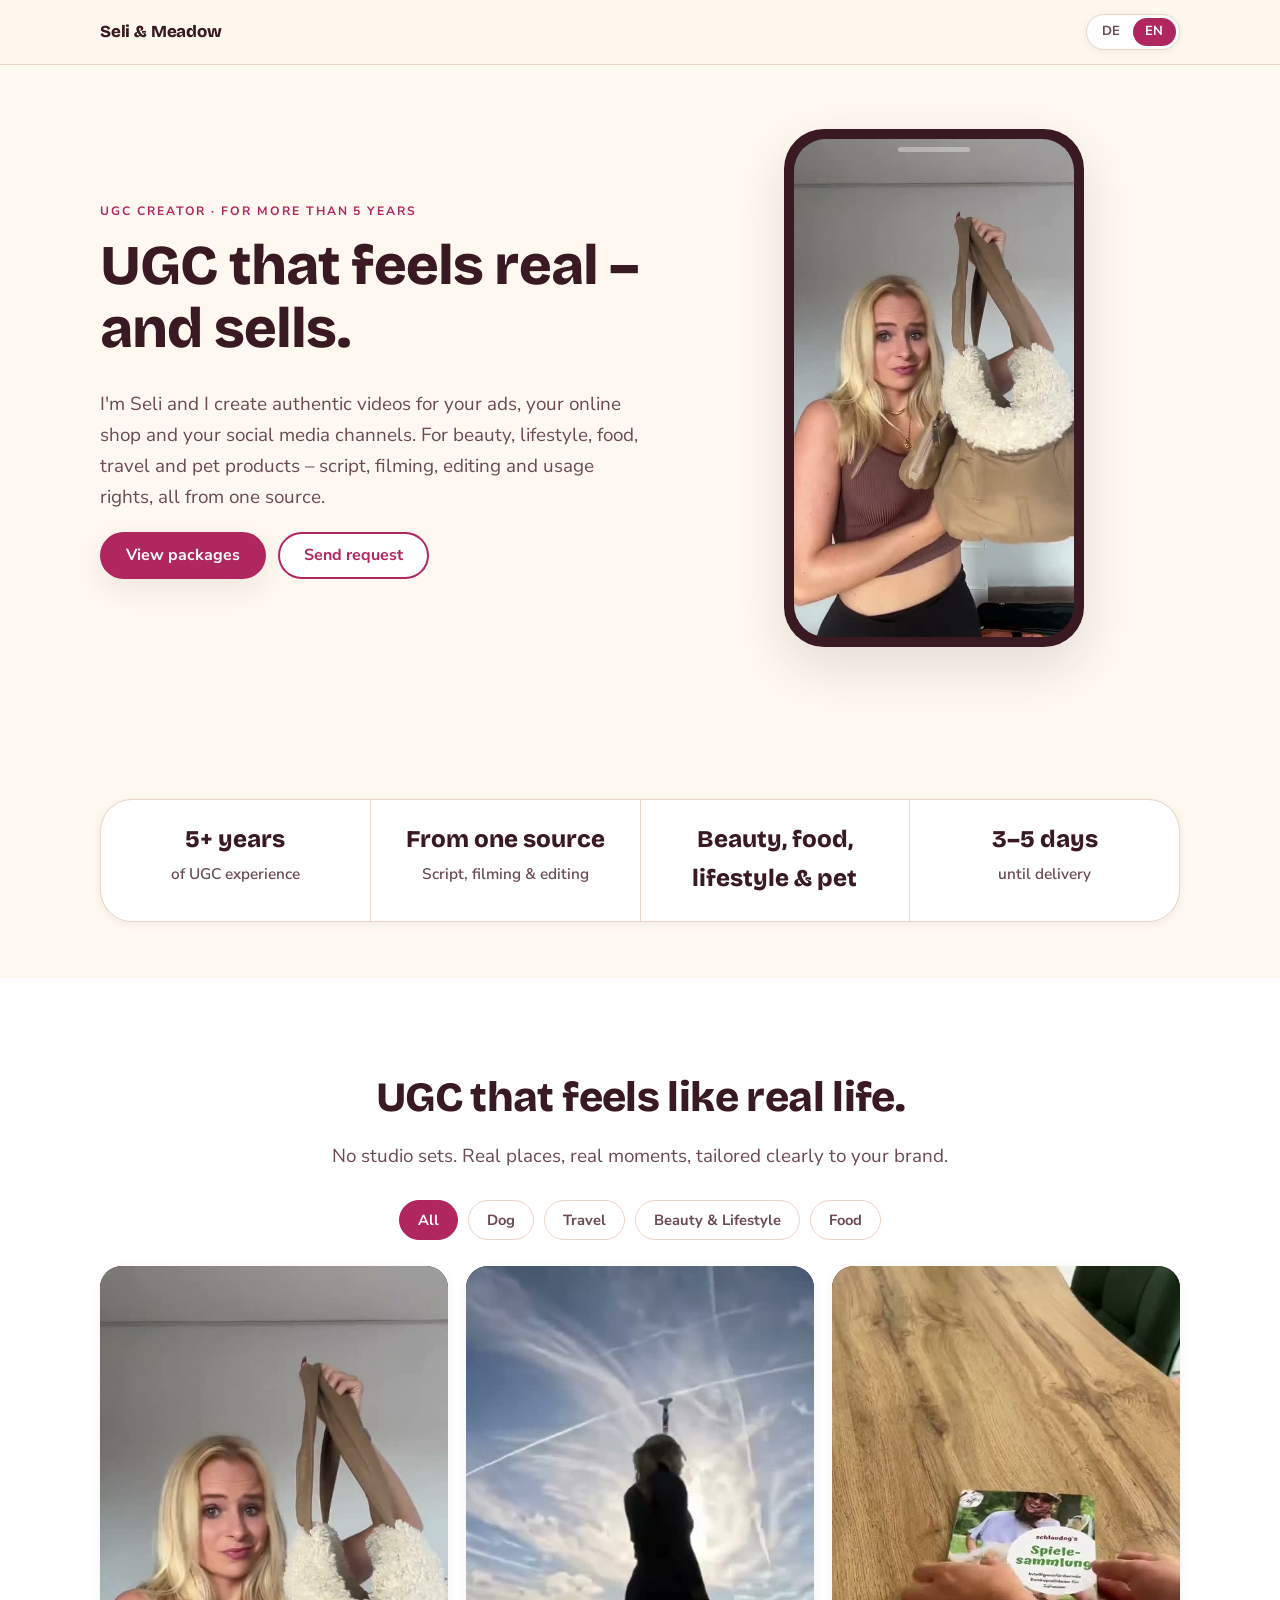
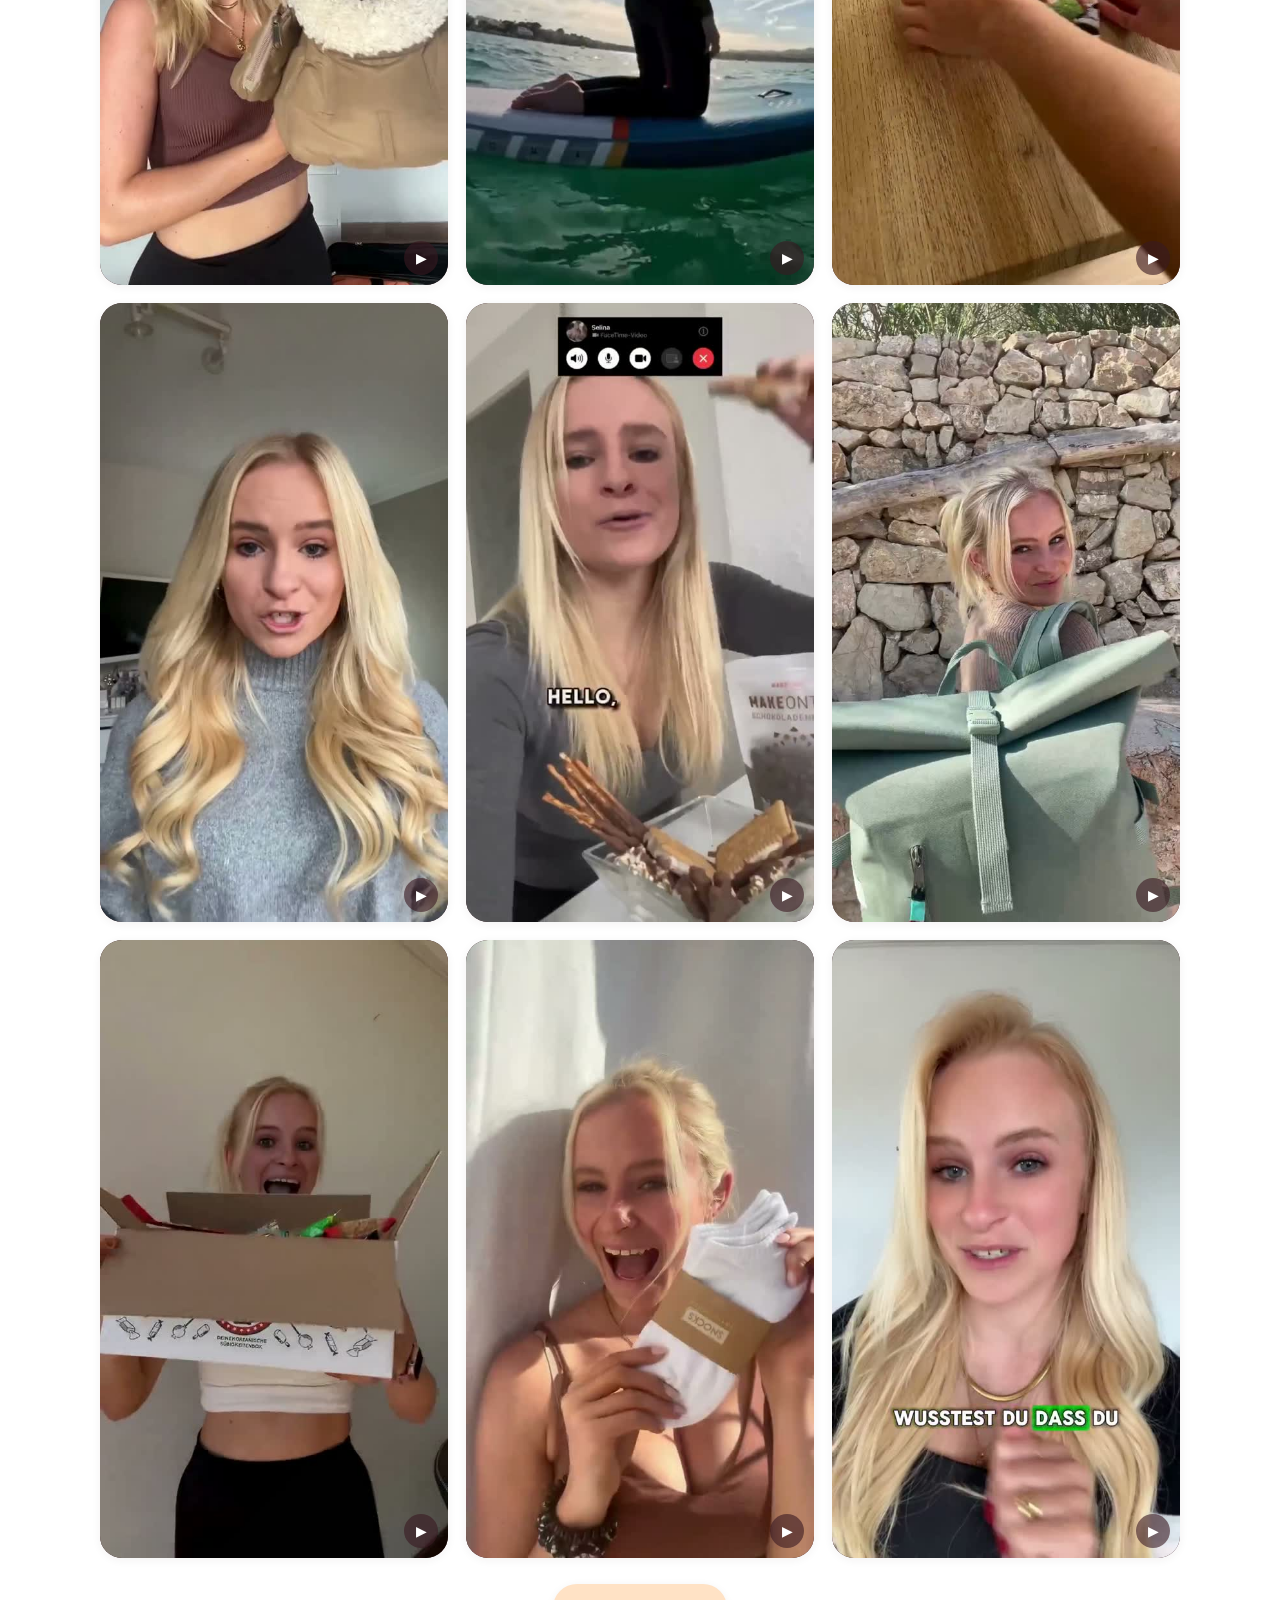
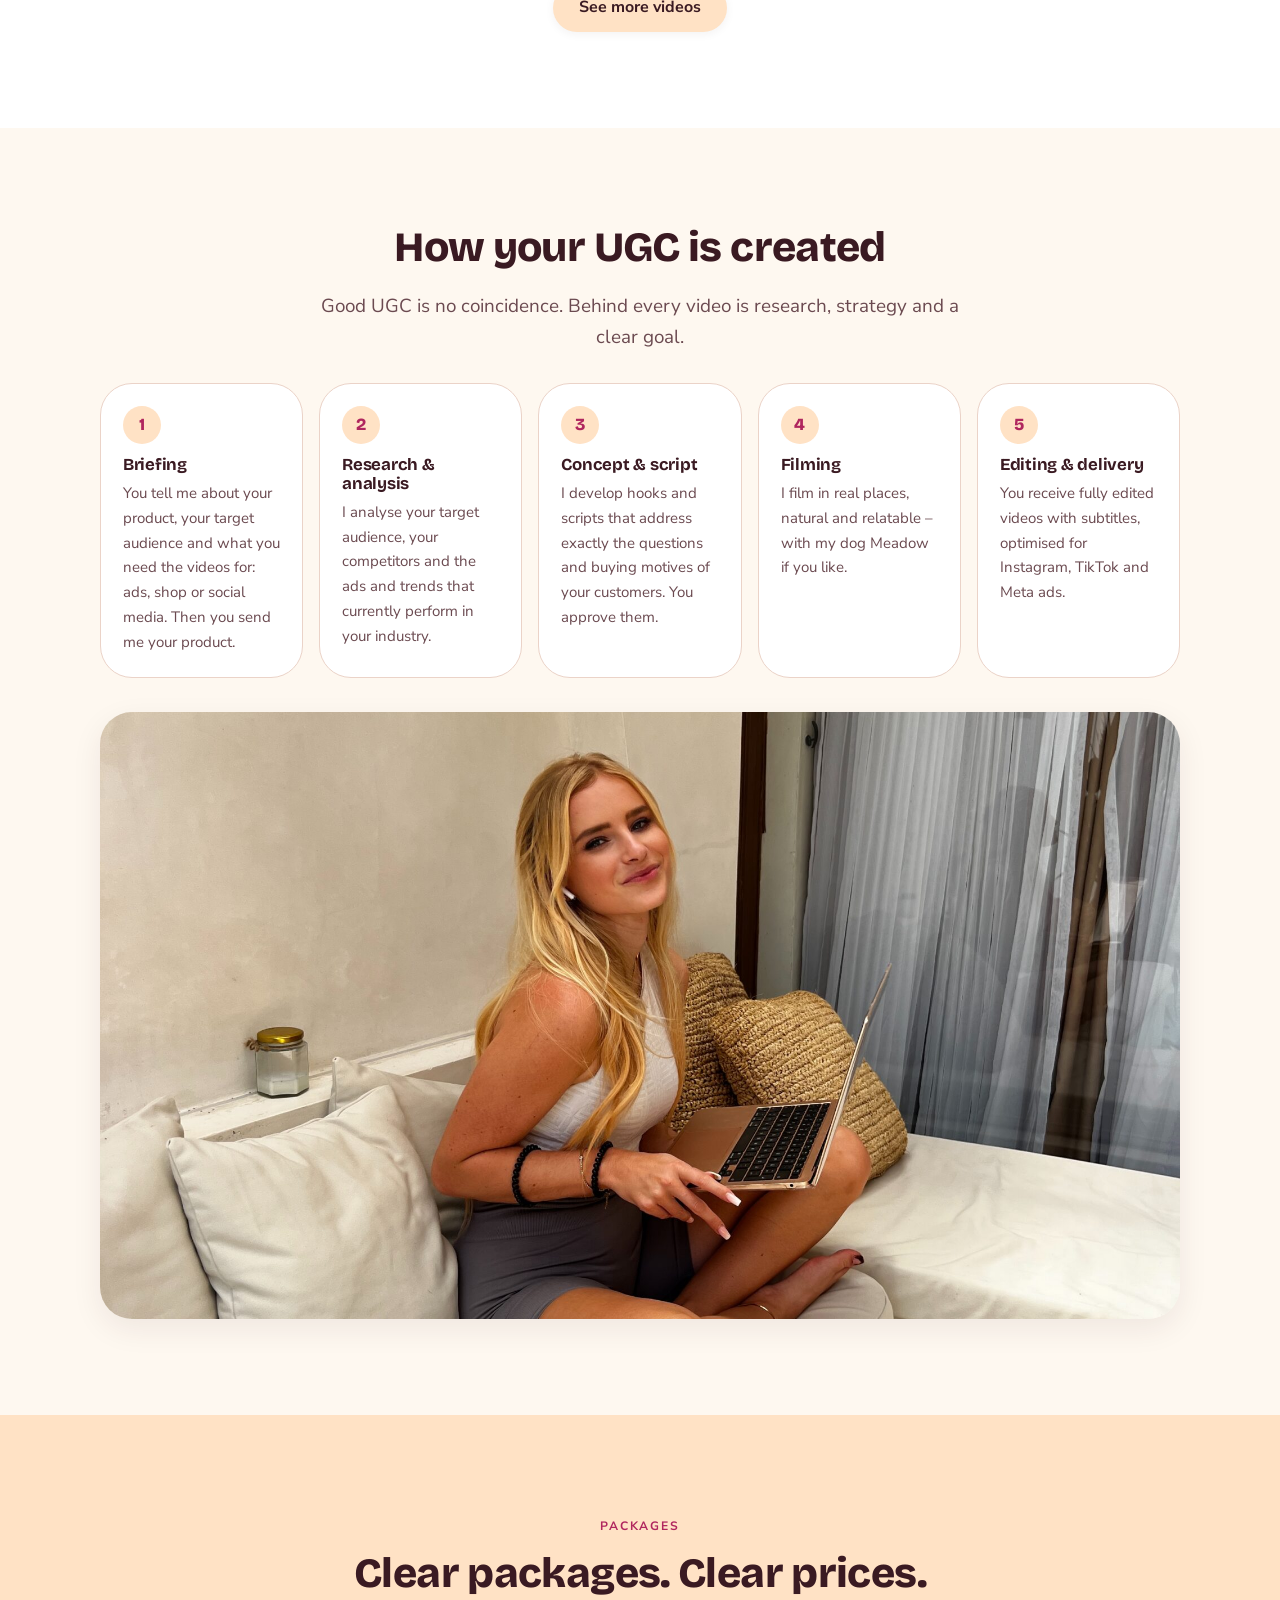
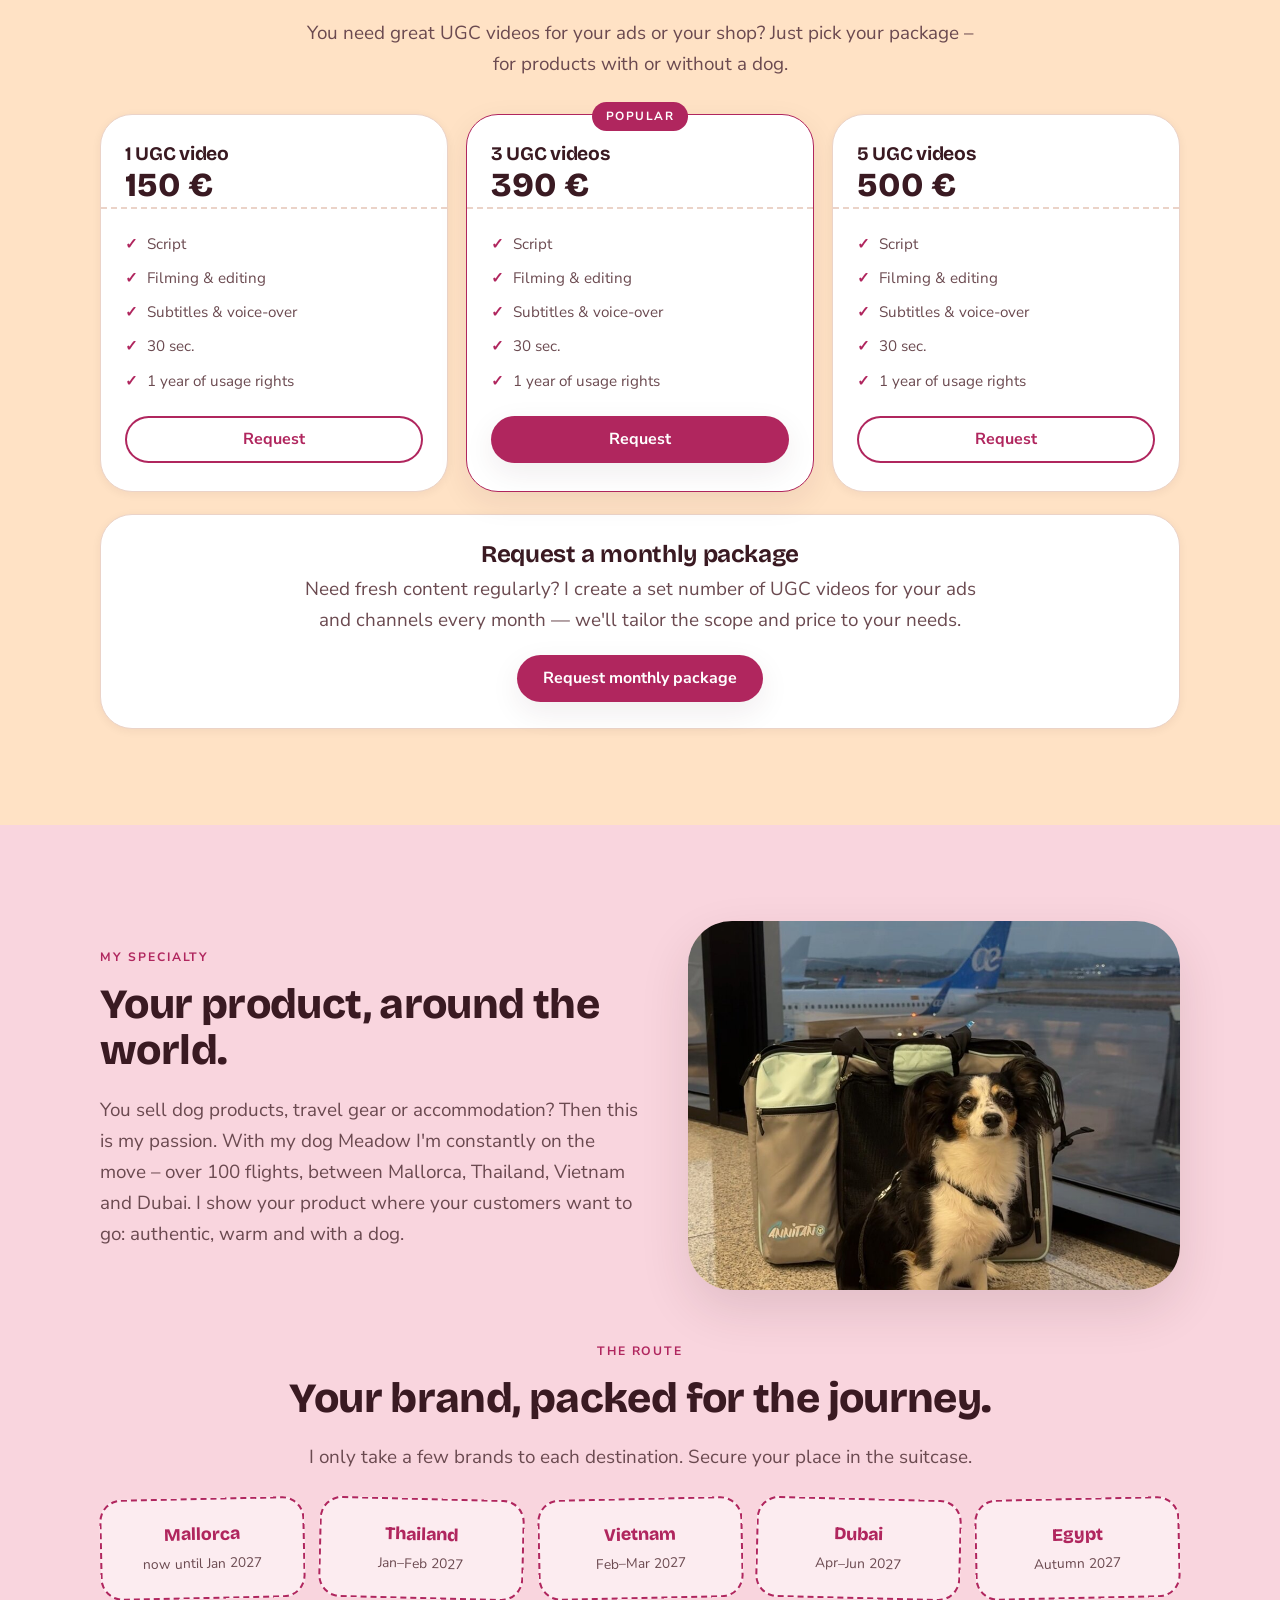
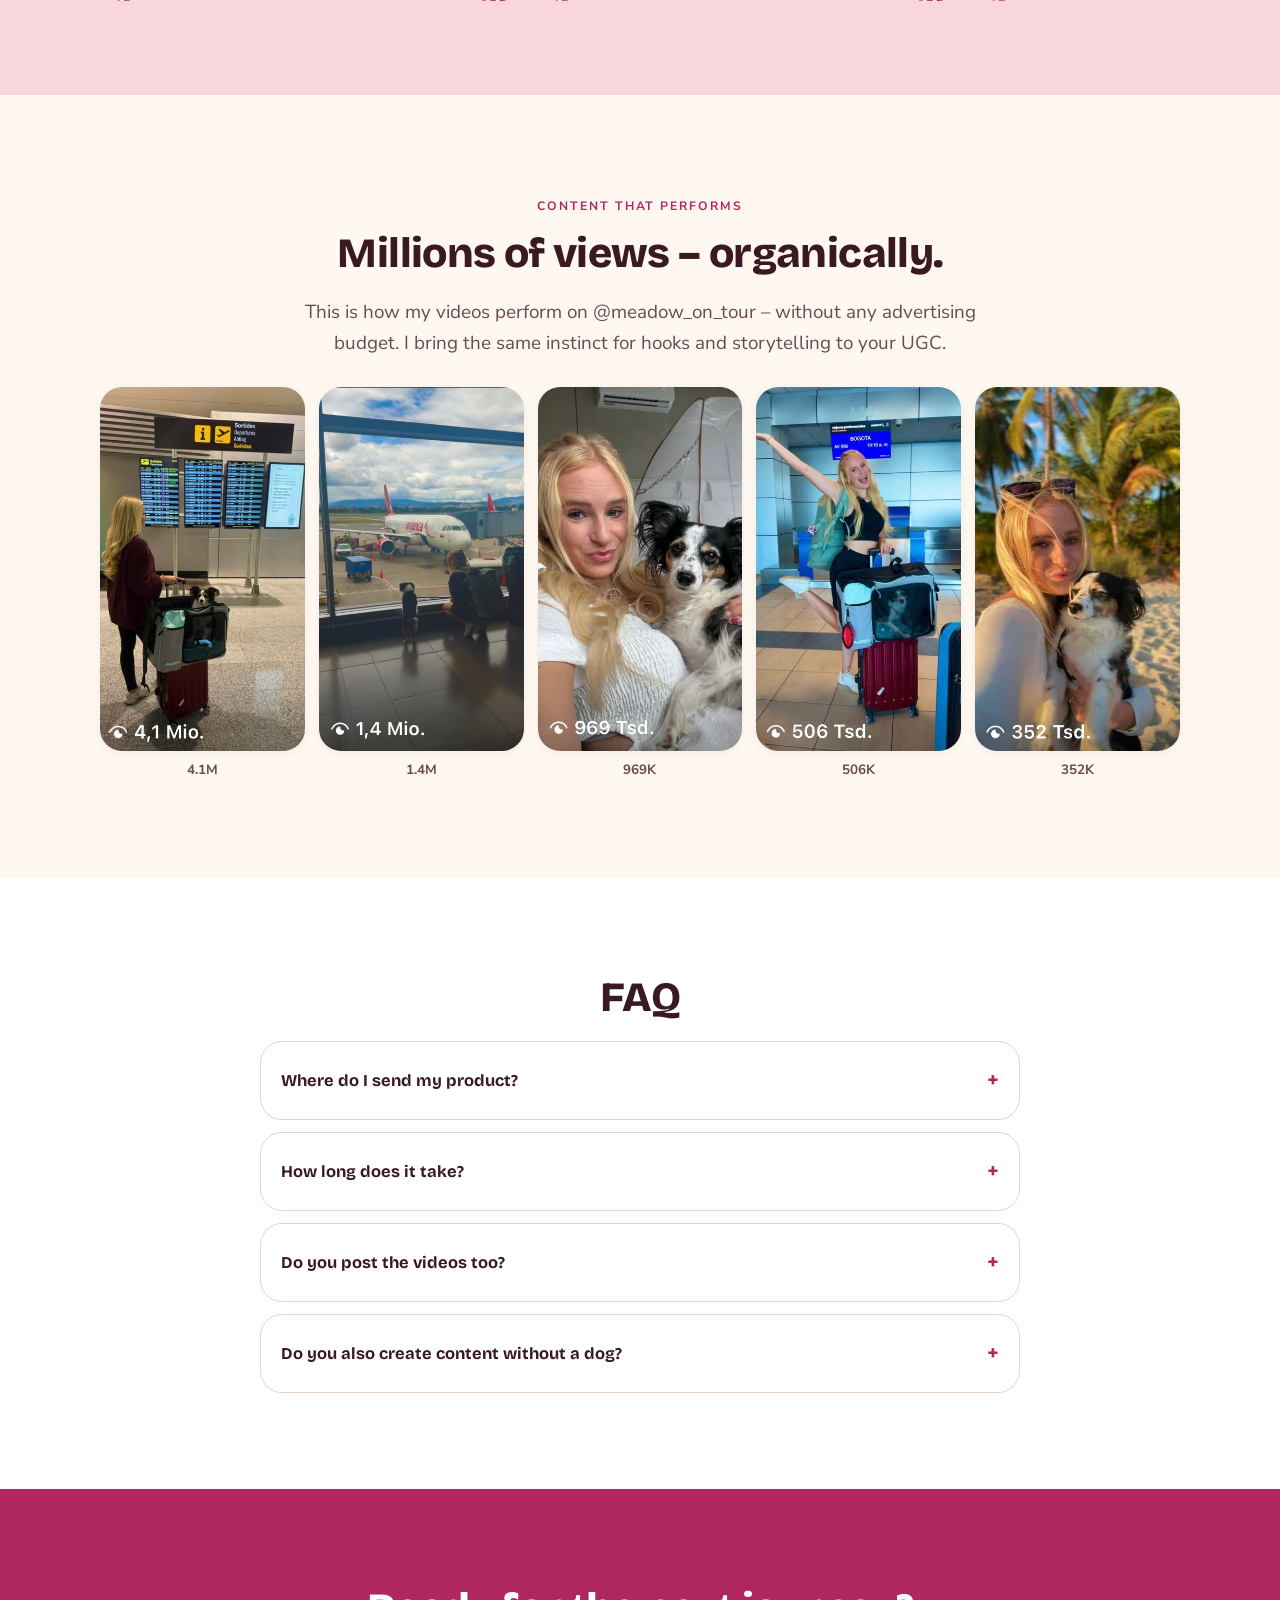
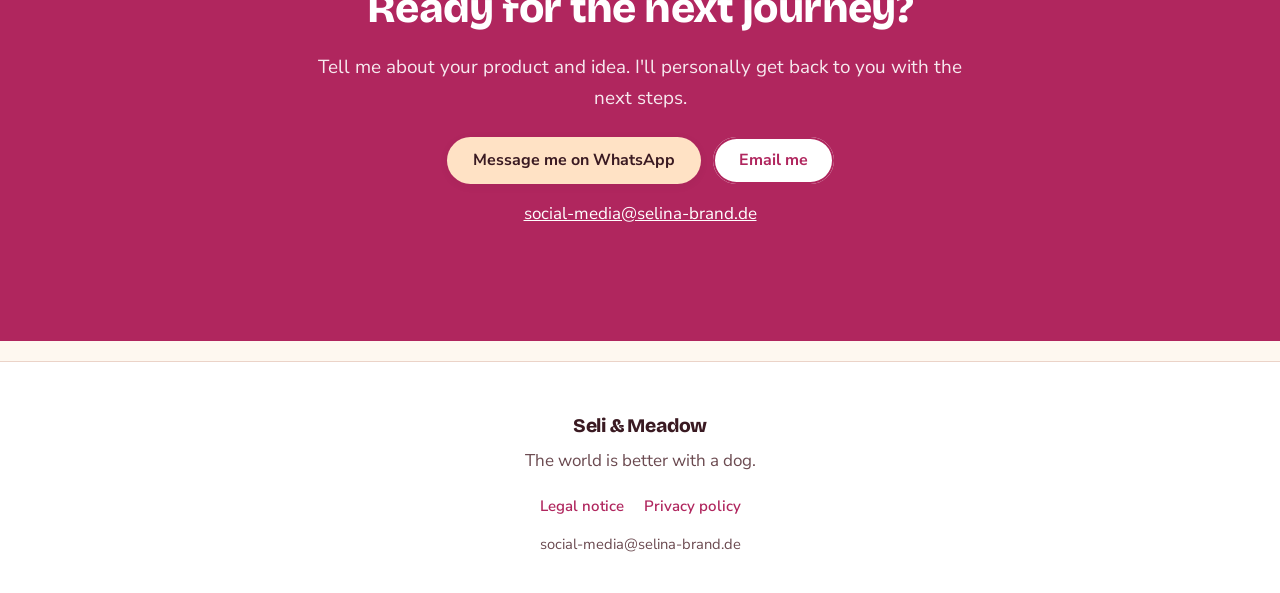
<file: en/ugc/index.html>
<!doctype html>
<html lang="en">
<head>
<meta charset="utf-8">
<meta name="viewport" content="width=device-width, initial-scale=1">
<title>UGC Creator Selina Brand – authentic videos for your brand</title>
<meta name="description" content="UGC that feels real – and sells. Script, filming and editing from one source for beauty, food, lifestyle, travel and pet. Packages from 150 €.">
<link rel="canonical" href="https://selina-brand.com/en/ugc/">
<meta name="theme-color" content="#FEF8F0">
<meta property="og:type" content="website">
<meta property="og:title" content="UGC Creator Selina Brand">
<meta property="og:description" content="Authentic UGC videos for ads, shop and social media.">
<meta property="og:image" content="https://selina-brand.com/assets/media/seli-laptop.jpg">
<link rel="alternate" hreflang="de" href="https://selina-brand.com/ugc/">
<link rel="alternate" hreflang="en" href="https://selina-brand.com/en/ugc/">
<link rel="icon" href="/favicon.png" type="image/png">
<link rel="stylesheet" href="/assets/css/site.css">
</head>
<body>

<header class="kopf">
  <div class="huelle kopf-inhalt">
    <a class="marke" href="/">Seli &amp; Meadow</a>
    <div class="kopf-rechts">
      <nav class="sprache" aria-label="Language">
        <a href="/ugc/">DE</a>
        <a href="/en/ugc/" aria-current="true">EN</a>
      </nav>
    </div>
  </div>
</header>

<main>
  <section class="hero">
    <div class="huelle hero--bild">
      <div>
        <span class="ueberschrift-klein">UGC Creator · for more than 5 years</span>
        <h1>UGC that feels real – and sells.</h1>
        <p class="lead">I'm Seli and I create authentic videos for your ads, your online shop and your
          social media channels. For beauty, lifestyle, food, travel and pet products – script, filming,
          editing and usage rights, all from one source.</p>
        <div class="knopf-reihe">
          <a class="knopf knopf--voll" href="#packages">View packages</a>
          <a class="knopf knopf--rand" href="#request">Send request</a>
        </div>
      </div>
      <div class="handy">
        <video src="/assets/media/ugc-1.mp4" poster="/assets/media/ugc-1-poster.jpg"
               muted loop playsinline autoplay preload="metadata"
               aria-label="Example of a UGC video"></video>
      </div>
    </div>
  </section>

  <section class="schmal">
    <div class="huelle">
      <ul class="zahlen">
        <li><b>5+ years</b>of UGC experience</li>
        <li><b>From one source</b>Script, filming &amp; editing</li>
        <li><b>Beauty, food,<br>lifestyle &amp; pet</b></li>
        <li><b>3–5 days</b>until delivery</li>
      </ul>
    </div>
  </section>

  <section class="flaeche-weiss">
    <div class="huelle">
      <div class="mitte" style="margin-bottom:28px">
        <h2>UGC that feels like real life.</h2>
        <p class="lead">No studio sets. Real places, real moments, tailored clearly to your brand.</p>
      </div>

      <div class="filter" role="group" aria-label="Filter portfolio">
        <button type="button" data-filter="alle" aria-pressed="true">All</button>
        <button type="button" data-filter="dog" aria-pressed="false">Dog</button>
        <button type="button" data-filter="travel" aria-pressed="false">Travel</button>
        <button type="button" data-filter="beauty" aria-pressed="false">Beauty &amp; Lifestyle</button>
        <button type="button" data-filter="food" aria-pressed="false">Food</button>
      </div>

      <div class="videos" data-videos>
        <button class="video-kachel" type="button" data-kategorie="dog" aria-label="Play UGC video 1">
          <video src="/assets/media/ugc-1.mp4" poster="/assets/media/ugc-1-poster.jpg" muted loop playsinline preload="none"></video>
          <span class="ton" aria-hidden="true">▶</span>
        </button>
        <button class="video-kachel" type="button" data-kategorie="dog travel" aria-label="Play UGC video 2">
          <video src="/assets/media/ugc-2.mp4" poster="/assets/media/ugc-2-poster.jpg" muted loop playsinline preload="none"></video>
          <span class="ton" aria-hidden="true">▶</span>
        </button>
        <button class="video-kachel" type="button" data-kategorie="beauty" aria-label="Play UGC video 3">
          <video src="/assets/media/ugc-3.mp4" poster="/assets/media/ugc-3-poster.jpg" muted loop playsinline preload="none"></video>
          <span class="ton" aria-hidden="true">▶</span>
        </button>
        <button class="video-kachel" type="button" data-kategorie="beauty" aria-label="Play UGC video 4">
          <video src="/assets/media/ugc-4.mp4" poster="/assets/media/ugc-4-poster.jpg" muted loop playsinline preload="none"></video>
          <span class="ton" aria-hidden="true">▶</span>
        </button>
        <button class="video-kachel" type="button" data-kategorie="food" aria-label="Play UGC video 5">
          <video src="/assets/media/ugc-5.mp4" poster="/assets/media/ugc-5-poster.jpg" muted loop playsinline preload="none"></video>
          <span class="ton" aria-hidden="true">▶</span>
        </button>
        <button class="video-kachel" type="button" data-kategorie="travel" aria-label="Play UGC video 6">
          <video src="/assets/media/ugc-6.mp4" poster="/assets/media/ugc-6-poster.jpg" muted loop playsinline preload="none"></video>
          <span class="ton" aria-hidden="true">▶</span>
        </button>
        <button class="video-kachel" type="button" data-kategorie="food" aria-label="Play UGC video 7">
          <video src="/assets/media/ugc-7.mp4" poster="/assets/media/ugc-7-poster.jpg" muted loop playsinline preload="none"></video>
          <span class="ton" aria-hidden="true">▶</span>
        </button>
        <button class="video-kachel" type="button" data-kategorie="beauty" aria-label="Play UGC video 8">
          <video src="/assets/media/ugc-8.mp4" poster="/assets/media/ugc-8-poster.jpg" muted loop playsinline preload="none"></video>
          <span class="ton" aria-hidden="true">▶</span>
        </button>
        <button class="video-kachel" type="button" data-kategorie="beauty" aria-label="Play UGC video 9">
          <video src="/assets/media/ugc-9.mp4" poster="/assets/media/ugc-9-poster.jpg" muted loop playsinline preload="none"></video>
          <span class="ton" aria-hidden="true">▶</span>
        </button>
        <button class="video-kachel" type="button" data-kategorie="beauty" aria-label="Play UGC video 10">
          <video src="/assets/media/ugc-10.mp4" poster="/assets/media/ugc-10-poster.jpg" muted loop playsinline preload="none"></video>
          <span class="ton" aria-hidden="true">▶</span>
        </button>
        <button class="video-kachel" type="button" data-kategorie="travel" aria-label="Play UGC video 11">
          <video src="/assets/media/ugc-11.mp4" poster="/assets/media/ugc-11-poster.jpg" muted loop playsinline preload="none"></video>
          <span class="ton" aria-hidden="true">▶</span>
        </button>
        <button class="video-kachel" type="button" data-kategorie="beauty" aria-label="Play UGC video 12">
          <video src="/assets/media/ugc-12.mp4" poster="/assets/media/ugc-12-poster.jpg" muted loop playsinline preload="none"></video>
          <span class="ton" aria-hidden="true">▶</span>
        </button>
      </div>

      <div class="knopf-reihe mitte" style="margin-top:26px">
        <button class="knopf knopf--weich" type="button" data-mehr>See more videos</button>
      </div>
    </div>
  </section>

  <section>
    <div class="huelle">
      <div class="mitte" style="margin-bottom:30px">
        <h2>How your UGC is created</h2>
        <p class="lead">Good UGC is no coincidence. Behind every video is research, strategy and a clear goal.</p>
      </div>
      <div class="schritte">
        <article class="schritt"><div class="nr">1</div><h3>Briefing</h3>
          <p>You tell me about your product, your target audience and what you need the videos for:
            ads, shop or social media. Then you send me your product.</p></article>
        <article class="schritt"><div class="nr">2</div><h3>Research &amp; analysis</h3>
          <p>I analyse your target audience, your competitors and the ads and trends that currently
            perform in your industry.</p></article>
        <article class="schritt"><div class="nr">3</div><h3>Concept &amp; script</h3>
          <p>I develop hooks and scripts that address exactly the questions and buying motives of your
            customers. You approve them.</p></article>
        <article class="schritt"><div class="nr">4</div><h3>Filming</h3>
          <p>I film in real places, natural and relatable – with my dog Meadow if you like.</p></article>
        <article class="schritt"><div class="nr">5</div><h3>Editing &amp; delivery</h3>
          <p>You receive fully edited videos with subtitles, optimised for Instagram, TikTok and
            Meta ads.</p></article>
      </div>
      <figure style="margin:34px 0 0">
        <img src="/assets/media/seli-laptop.jpg" alt="Seli editing videos on her laptop"
             style="border-radius:var(--rund-l);box-shadow:var(--schatten-m);width:100%;aspect-ratio:16/9;object-fit:cover" loading="lazy">
      </figure>
    </div>
  </section>

  <section id="packages" class="flaeche-peach">
    <div class="huelle">
      <div class="mitte" style="margin-bottom:34px">
        <span class="ueberschrift-klein">Packages</span>
        <h2>Clear packages. Clear prices.</h2>
        <p class="lead">You need great UGC videos for your ads or your shop? Just pick your package –
          for products with or without a dog.</p>
      </div>

      <div class="bordkarten">
        <article class="bordkarte">
          <h3>1 UGC video</h3>
          <p class="preis">150 €</p>
          <ul>
            <li>Script</li><li>Filming &amp; editing</li><li>Subtitles &amp; voice-over</li>
            <li>30 sec.</li><li>1 year of usage rights</li>
          </ul>
          <a class="knopf knopf--rand knopf--breit" href="#request">Request</a>
        </article>

        <article class="bordkarte bordkarte--beliebt">
          <span class="marke-klebe">popular</span>
          <h3>3 UGC videos</h3>
          <p class="preis">390 €</p>
          <ul>
            <li>Script</li><li>Filming &amp; editing</li><li>Subtitles &amp; voice-over</li>
            <li>30 sec.</li><li>1 year of usage rights</li>
          </ul>
          <a class="knopf knopf--voll knopf--breit" href="#request">Request</a>
        </article>

        <article class="bordkarte">
          <h3>5 UGC videos</h3>
          <p class="preis">500 €</p>
          <ul>
            <li>Script</li><li>Filming &amp; editing</li><li>Subtitles &amp; voice-over</li>
            <li>30 sec.</li><li>1 year of usage rights</li>
          </ul>
          <a class="knopf knopf--rand knopf--breit" href="#request">Request</a>
        </article>
      </div>

      <article class="karte mitte" style="margin-top:22px">
        <h3>Request a monthly package</h3>
        <p class="lead" style="margin-left:auto;margin-right:auto">Need fresh content regularly?
          I create a set number of UGC videos for your ads and channels every month — we'll tailor the
          scope and price to your needs.</p>
        <div class="knopf-reihe mitte" style="margin-top:8px">
          <a class="knopf knopf--voll" href="#request">Request monthly package</a>
        </div>
      </article>
    </div>
  </section>

  <section class="flaeche-rose">
    <div class="huelle hero--bild">
      <div>
        <span class="ueberschrift-klein">My specialty</span>
        <h2>Your product, around the world.</h2>
        <p class="lead">You sell dog products, travel gear or accommodation? Then this is my passion.
          With my dog Meadow I'm constantly on the move – over 100 flights, between Mallorca, Thailand,
          Vietnam and Dubai. I show your product where your customers want to go: authentic, warm and
          with a dog.</p>
      </div>
      <img class="hero-bild" src="/assets/media/meadow-flugtasche-flughafen.jpg"
           alt="Meadow in her flight bag at the airport" loading="lazy">
    </div>

    <div class="huelle" style="margin-top:46px">
      <div class="mitte" style="margin-bottom:24px">
        <span class="ueberschrift-klein">The route</span>
        <h2>Your brand, packed for the journey.</h2>
        <p class="lead">I only take a few brands to each destination. Secure your place in the suitcase.</p>
      </div>
      <div class="route">
        <div class="stempel"><b>Mallorca</b><span>now until Jan 2027</span></div>
        <div class="stempel"><b>Thailand</b><span>Jan–Feb 2027</span></div>
        <div class="stempel"><b>Vietnam</b><span>Feb–Mar 2027</span></div>
        <div class="stempel"><b>Dubai</b><span>Apr–Jun 2027</span></div>
        <div class="stempel"><b>Egypt</b><span>Autumn 2027</span></div>
      </div>
    </div>
  </section>

  <section>
    <div class="huelle">
      <div class="mitte" style="margin-bottom:28px">
        <span class="ueberschrift-klein">Content that performs</span>
        <h2>Millions of views – organically.</h2>
        <p class="lead">This is how my videos perform on @meadow_on_tour – without any advertising
          budget. I bring the same instinct for hooks and storytelling to your UGC.</p>
      </div>
      <div class="views">
        <figure><img src="/assets/media/views-02.jpg" alt="Reel with 4.1 million views" loading="lazy"><figcaption>4.1M</figcaption></figure>
        <figure><img src="/assets/media/views-05.jpg" alt="Reel with 1.4 million views" loading="lazy"><figcaption>1.4M</figcaption></figure>
        <figure><img src="/assets/media/views-01.jpg" alt="Reel with 969 thousand views" loading="lazy"><figcaption>969K</figcaption></figure>
        <figure><img src="/assets/media/views-04.jpg" alt="Reel with 506 thousand views" loading="lazy"><figcaption>506K</figcaption></figure>
        <figure><img src="/assets/media/views-03.jpg" alt="Reel with 352 thousand views" loading="lazy"><figcaption>352K</figcaption></figure>
      </div>
    </div>
  </section>

  <section class="flaeche-weiss">
    <div class="huelle">
      <h2 class="mitte">FAQ</h2>
      <div class="faq">
        <details><summary>Where do I send my product?</summary>
          <p>We'll arrange that after your enquiry. I travel a lot and will let you know the best
            address so your product reaches me in time. You don't need to be on site.</p></details>
        <details><summary>How long does it take?</summary>
          <p>Approx. 3–5 days after the product arrives.</p></details>
        <details><summary>Do you post the videos too?</summary>
          <p>UGC is for your channels and ads. Posting on my account is covered under
            <a href="/en/kooperation/">Cooperation</a>.</p></details>
        <details><summary>Do you also create content without a dog?</summary>
          <p>Yes — beauty, lifestyle, food and travel.</p></details>
      </div>
    </div>
  </section>

  <section id="request" class="flaeche-himbeere">
    <div class="huelle eng mitte">
      <h2>Ready for the next journey?</h2>
      <p class="lead">Tell me about your product and idea. I'll personally get back to you with the
        next steps.</p>
      <div class="knopf-reihe mitte" style="margin-top:22px">
        <a class="knopf knopf--weich" href="https://wa.me/971508429633?text=Hi%20Seli%2C%20I%27m%20interested%20in%20UGC%20videos%20for%20my%20brand." target="_blank" rel="noopener">Message me on WhatsApp</a>
        <a class="knopf knopf--rand" href="mailto:social-media@selina-brand.de?subject=UGC%20request">Email me</a>
      </div>
      <p style="margin-top:16px"><a href="mailto:social-media@selina-brand.de" style="color:#fff;text-decoration:underline">social-media@selina-brand.de</a></p>
    </div>
  </section>
</main>

<footer class="fuss mitte">
  <div class="huelle">
    <span class="marke">Seli &amp; Meadow</span>
    <p class="spruch">The world is better with a dog.</p>
    <nav aria-label="Legal">
      <a href="/impressum/">Legal notice</a>
      <a href="/datenschutz/">Privacy policy</a>
    </nav>
    <a class="mail" href="mailto:social-media@selina-brand.de">social-media@selina-brand.de</a>
  </div>
</footer>

<script src="/assets/js/site.js" defer></script>
</body>
</html>
</file>
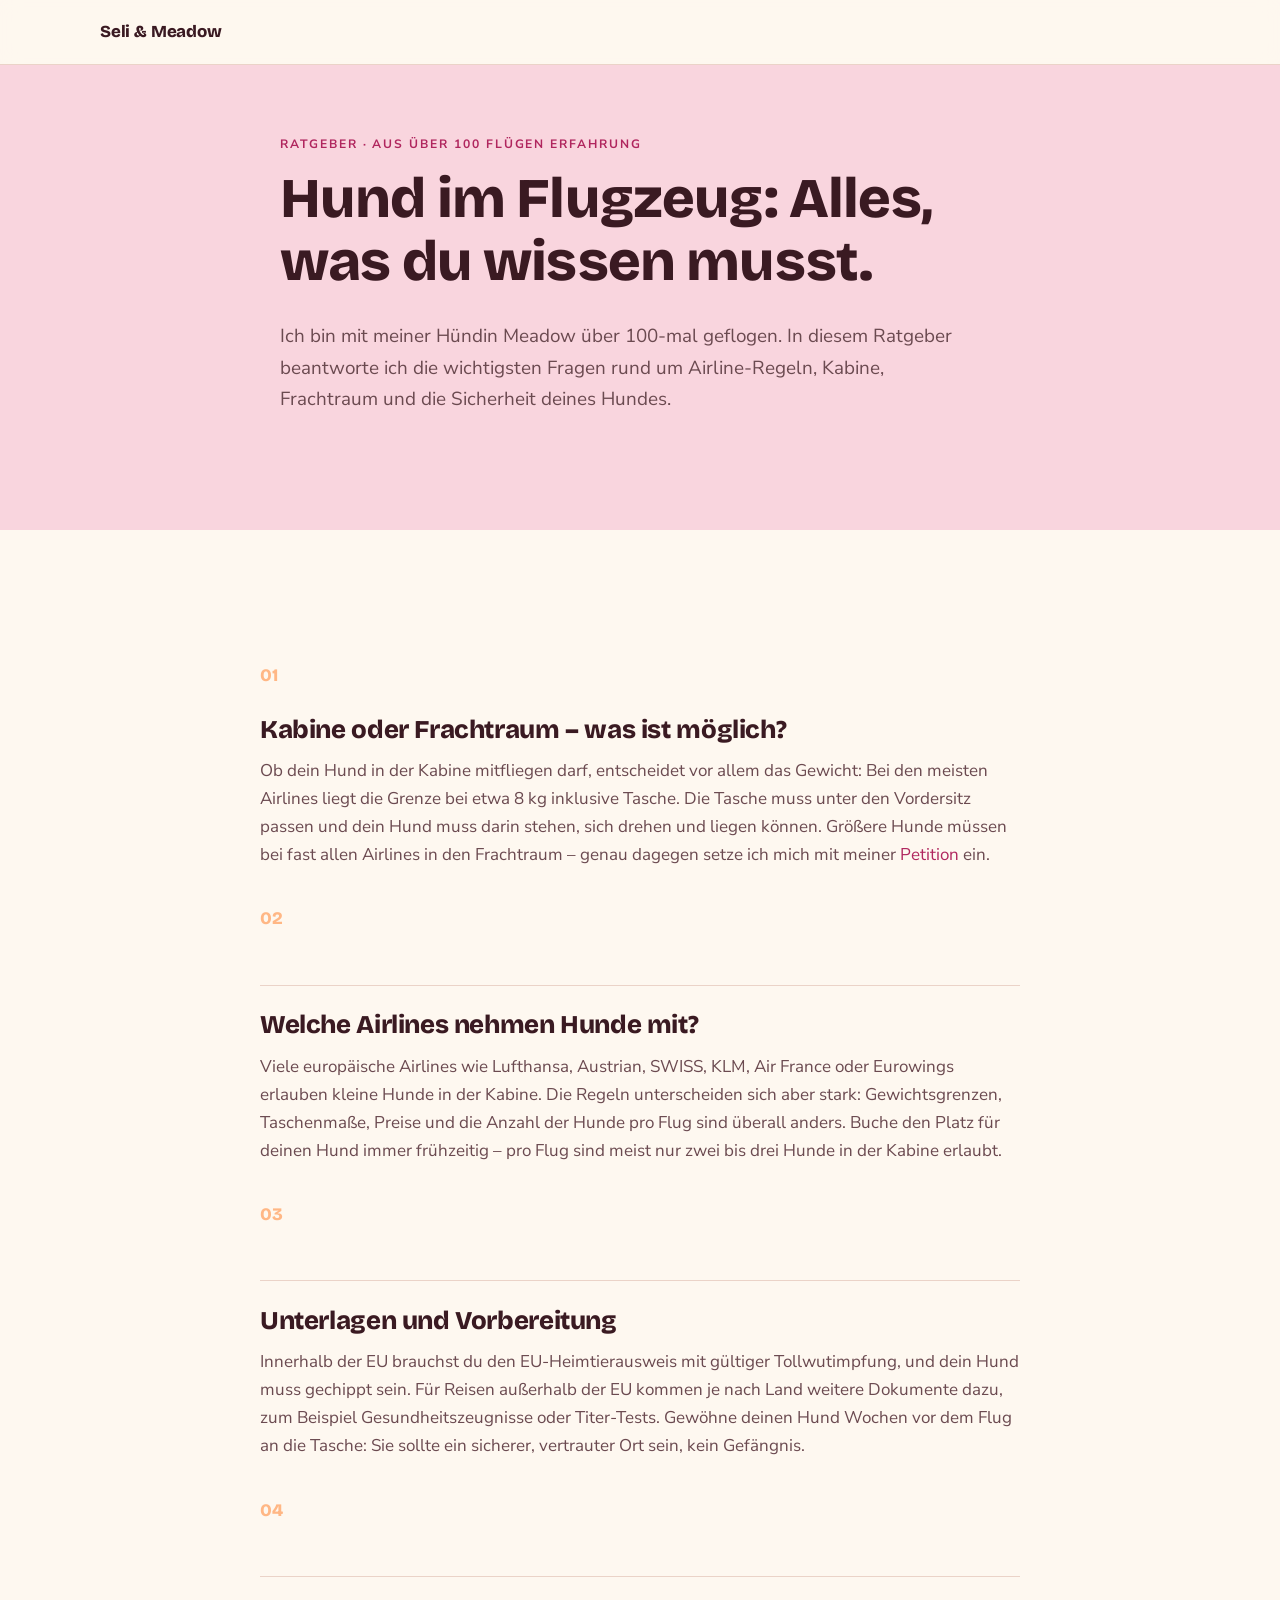
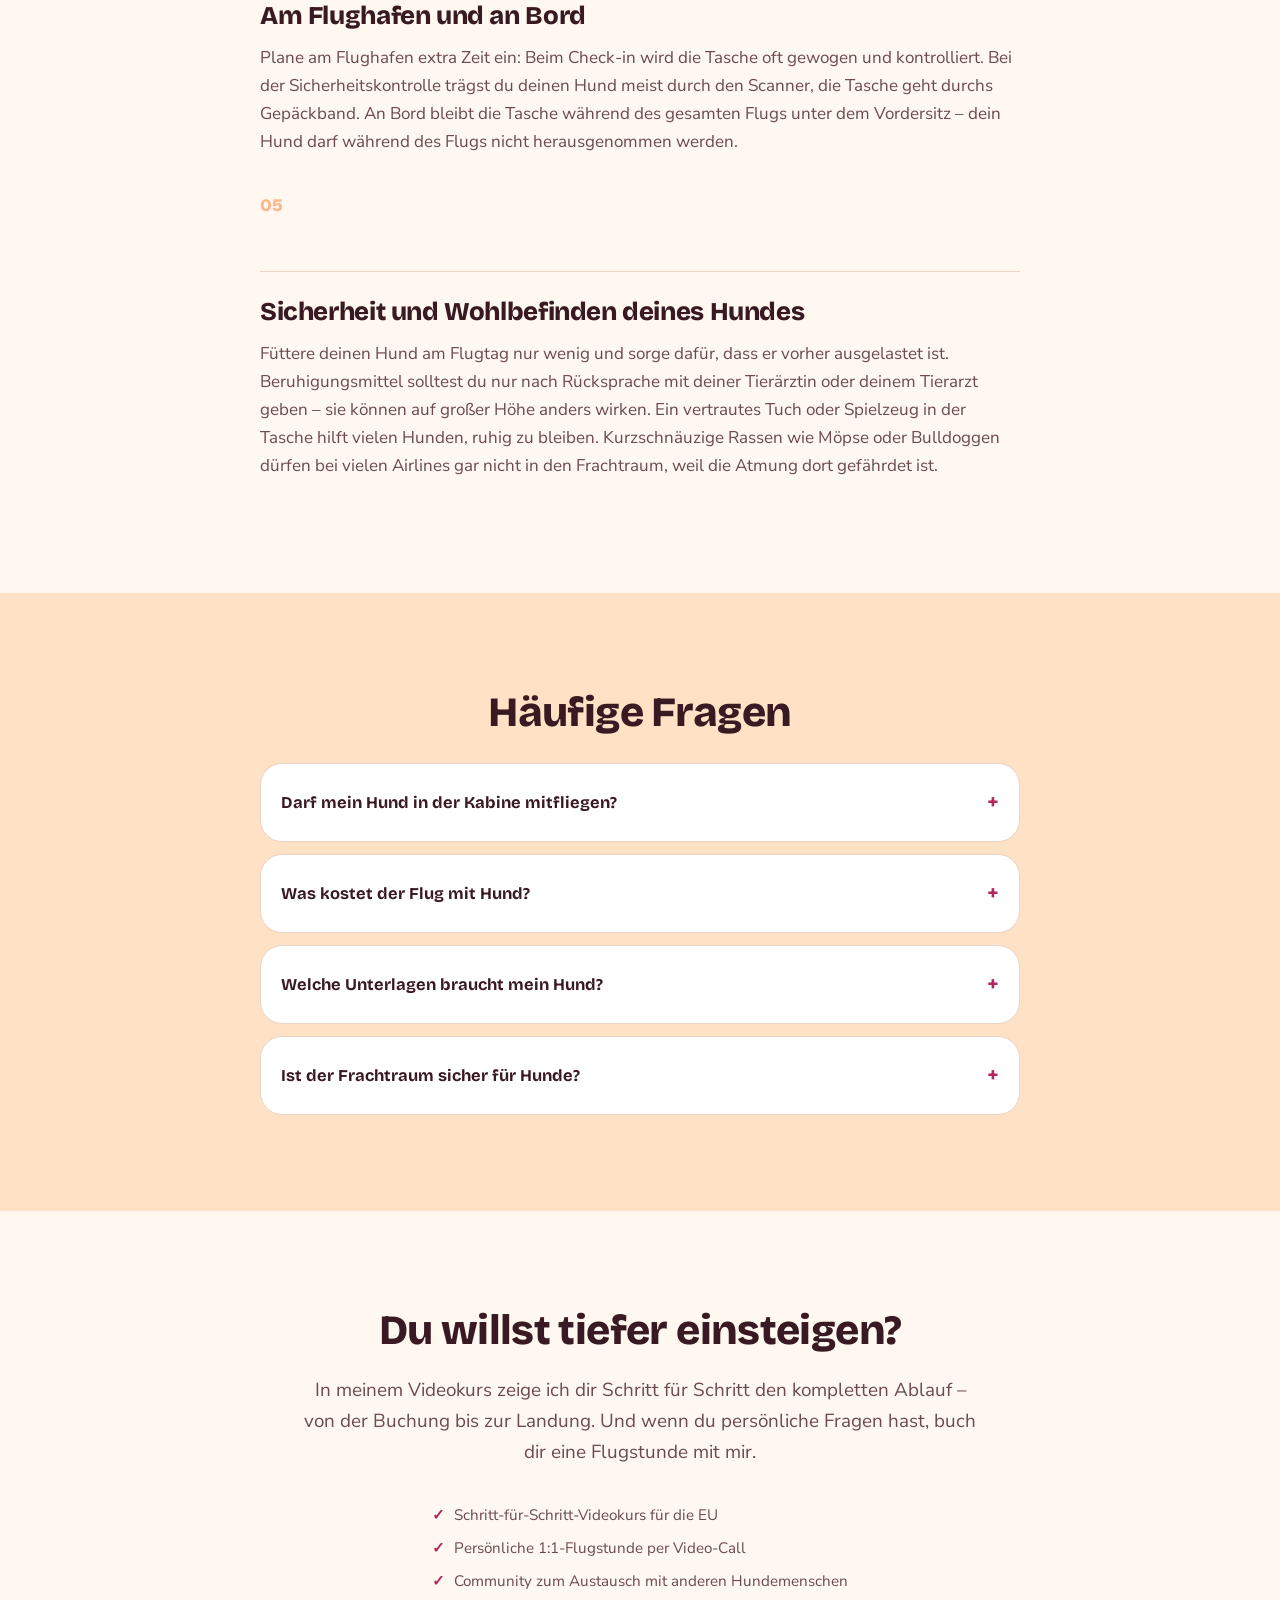
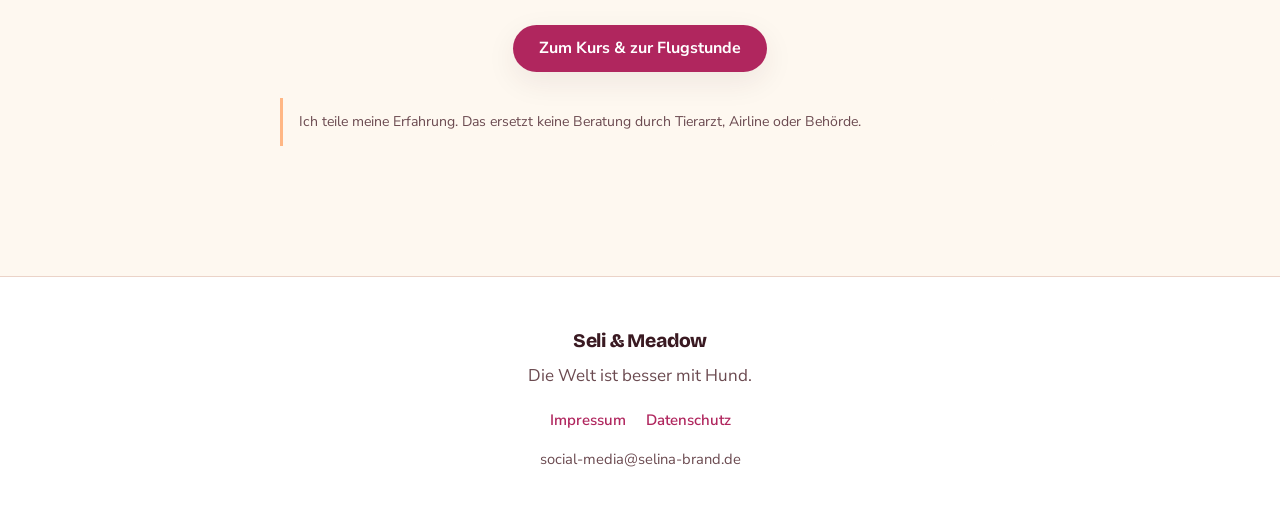
<file: ratgeber/hund-im-flugzeug/index.html>
<!doctype html>
<html lang="de">
<head>
<meta charset="utf-8">
<meta name="viewport" content="width=device-width, initial-scale=1">
<title>Hund im Flugzeug: Der große Ratgeber — Seli &amp; Meadow</title>
<meta name="description" content="Hund im Flugzeug mitnehmen: Welche Airlines erlauben Hunde in der Kabine, was gilt für den Frachtraum, und wie bereitest du deinen Hund vor? Erfahrungen aus über 100 Flügen.">
<link rel="canonical" href="https://selina-brand.com/ratgeber/hund-im-flugzeug/">
<meta name="theme-color" content="#FEF8F0">
<meta property="og:type" content="article">
<meta property="og:url" content="https://selina-brand.com/ratgeber/hund-im-flugzeug/">
<meta property="og:title" content="Hund im Flugzeug: Der große Ratgeber">
<meta property="og:description" content="Kabine oder Frachtraum, Airline-Regeln, Vorbereitung – alles, was du über den Flug mit Hund wissen musst, aus über 100 Flügen Erfahrung.">
<meta property="og:image" content="https://selina-brand.com/assets/media/seli-meadow-flugzeug.jpg">
<link rel="icon" href="/favicon.png" type="image/png">
<link rel="stylesheet" href="/assets/css/site.css">
<script type="application/ld+json">
{"@context":"https://schema.org","@type":"Article","headline":"Hund im Flugzeug: Der große Ratgeber","description":"Ratgeber zum Fliegen mit Hund: Kabine, Frachtraum, Airline-Regeln und Vorbereitung – aus über 100 Flügen Erfahrung.","author":{"@type":"Person","name":"Selina Brand"},"inLanguage":"de","mainEntityOfPage":"https://selina-brand.com/ratgeber/hund-im-flugzeug/"}
</script>
<script type="application/ld+json">
{"@context":"https://schema.org","@type":"FAQPage","mainEntity":[
{"@type":"Question","name":"Darf mein Hund in der Kabine mitfliegen?","acceptedAnswer":{"@type":"Answer","text":"Bei den meisten Airlines ja, wenn Hund und Tasche zusammen meist maximal 8 kg wiegen und die Tasche unter den Vordersitz passt. Die genauen Maße und Gewichtsgrenzen unterscheiden sich je nach Airline."}},
{"@type":"Question","name":"Was kostet der Flug mit Hund?","acceptedAnswer":{"@type":"Answer","text":"Für die Kabine zahlst du je nach Airline und Strecke meist zwischen 40 und 150 € pro Flug. Der Frachtraum ist deutlich teurer."}},
{"@type":"Question","name":"Welche Unterlagen braucht mein Hund?","acceptedAnswer":{"@type":"Answer","text":"Innerhalb der EU brauchst du den EU-Heimtierausweis mit gültiger Tollwutimpfung und einen Chip. Für Reisen außerhalb der EU können zusätzliche Dokumente nötig sein."}},
{"@type":"Question","name":"Ist der Frachtraum sicher für Hunde?","acceptedAnswer":{"@type":"Answer","text":"Der Frachtraum ist für Hunde stressig und mit Risiken verbunden. Wann immer möglich, sollte dein Hund in der Kabine mitfliegen."}}
]}
</script>
</head>
<body>

<header class="kopf">
  <div class="huelle kopf-inhalt">
    <a class="marke" href="/">Seli &amp; Meadow</a>
    <div class="kopf-rechts"></div>
  </div>
</header>

<main>
  <section class="hero flaeche-rose">
    <div class="huelle eng">
      <span class="ueberschrift-klein">Ratgeber · Aus über 100 Flügen Erfahrung</span>
      <h1>Hund im Flugzeug: Alles, was du wissen musst.</h1>
      <p class="lead">Ich bin mit meiner Hündin Meadow über 100-mal geflogen. In diesem Ratgeber beantworte
        ich die wichtigsten Fragen rund um Airline-Regeln, Kabine, Frachtraum und die Sicherheit deines Hundes.</p>
    </div>
  </section>

  <section>
    <div class="huelle rechts">
      <span class="nr">01</span>
      <h2>Kabine oder Frachtraum – was ist möglich?</h2>
      <p>Ob dein Hund in der Kabine mitfliegen darf, entscheidet vor allem das Gewicht: Bei den meisten
        Airlines liegt die Grenze bei etwa 8 kg inklusive Tasche. Die Tasche muss unter den Vordersitz passen
        und dein Hund muss darin stehen, sich drehen und liegen können. Größere Hunde müssen bei fast allen
        Airlines in den Frachtraum – genau dagegen setze ich mich mit meiner
        <a href="/petition/">Petition</a> ein.</p>

      <span class="nr">02</span>
      <h2>Welche Airlines nehmen Hunde mit?</h2>
      <p>Viele europäische Airlines wie Lufthansa, Austrian, SWISS, KLM, Air France oder Eurowings erlauben
        kleine Hunde in der Kabine. Die Regeln unterscheiden sich aber stark: Gewichtsgrenzen, Taschenmaße,
        Preise und die Anzahl der Hunde pro Flug sind überall anders. Buche den Platz für deinen Hund immer
        frühzeitig – pro Flug sind meist nur zwei bis drei Hunde in der Kabine erlaubt.</p>

      <span class="nr">03</span>
      <h2>Unterlagen und Vorbereitung</h2>
      <p>Innerhalb der EU brauchst du den EU-Heimtierausweis mit gültiger Tollwutimpfung, und dein Hund muss
        gechippt sein. Für Reisen außerhalb der EU kommen je nach Land weitere Dokumente dazu, zum Beispiel
        Gesundheitszeugnisse oder Titer-Tests. Gewöhne deinen Hund Wochen vor dem Flug an die Tasche: Sie
        sollte ein sicherer, vertrauter Ort sein, kein Gefängnis.</p>

      <span class="nr">04</span>
      <h2>Am Flughafen und an Bord</h2>
      <p>Plane am Flughafen extra Zeit ein: Beim Check-in wird die Tasche oft gewogen und kontrolliert. Bei der
        Sicherheitskontrolle trägst du deinen Hund meist durch den Scanner, die Tasche geht durchs Gepäckband.
        An Bord bleibt die Tasche während des gesamten Flugs unter dem Vordersitz – dein Hund darf während des
        Flugs nicht herausgenommen werden.</p>

      <span class="nr">05</span>
      <h2>Sicherheit und Wohlbefinden deines Hundes</h2>
      <p>Füttere deinen Hund am Flugtag nur wenig und sorge dafür, dass er vorher ausgelastet ist.
        Beruhigungsmittel solltest du nur nach Rücksprache mit deiner Tierärztin oder deinem Tierarzt geben –
        sie können auf großer Höhe anders wirken. Ein vertrautes Tuch oder Spielzeug in der Tasche hilft vielen
        Hunden, ruhig zu bleiben. Kurzschnäuzige Rassen wie Möpse oder Bulldoggen dürfen bei vielen Airlines gar
        nicht in den Frachtraum, weil die Atmung dort gefährdet ist.</p>
    </div>
  </section>

  <section class="flaeche-peach">
    <div class="huelle">
      <div class="mitte" style="margin-bottom:28px">
        <h2>Häufige Fragen</h2>
      </div>
      <div class="faq">
        <details><summary>Darf mein Hund in der Kabine mitfliegen?</summary>
          <p>Bei den meisten Airlines ja, wenn Hund und Tasche zusammen meist maximal 8 kg wiegen und die
            Tasche unter den Vordersitz passt. Die genauen Maße und Gewichtsgrenzen unterscheiden sich je
            nach Airline.</p></details>
        <details><summary>Was kostet der Flug mit Hund?</summary>
          <p>Für die Kabine zahlst du je nach Airline und Strecke meist zwischen 40 und 150 € pro Flug. Der
            Frachtraum ist deutlich teurer.</p></details>
        <details><summary>Welche Unterlagen braucht mein Hund?</summary>
          <p>Innerhalb der EU brauchst du den EU-Heimtierausweis mit gültiger Tollwutimpfung und einen Chip.
            Für Reisen außerhalb der EU können zusätzliche Dokumente nötig sein.</p></details>
        <details><summary>Ist der Frachtraum sicher für Hunde?</summary>
          <p>Der Frachtraum ist für Hunde stressig und mit Risiken verbunden. Wann immer möglich, sollte dein
            Hund in der Kabine mitfliegen.</p></details>
      </div>
    </div>
  </section>

  <section>
    <div class="huelle eng mitte">
      <h2>Du willst tiefer einsteigen?</h2>
      <p class="lead">In meinem Videokurs zeige ich dir Schritt für Schritt den kompletten Ablauf – von der
        Buchung bis zur Landung. Und wenn du persönliche Fragen hast, buch dir eine Flugstunde mit mir.</p>
      <div class="produkt" style="display:inline-block;text-align:left">
        <ul class="haken">
          <li>Schritt-für-Schritt-Videokurs für die EU</li>
          <li>Persönliche 1:1-Flugstunde per Video-Call</li>
          <li>Community zum Austausch mit anderen Hundemenschen</li>
        </ul>
      </div>
      <div class="knopf-reihe mitte">
        <a class="knopf knopf--voll" href="/fliegen-mit-hund/">Zum Kurs &amp; zur Flugstunde</a>
      </div>
      <p class="hinweis" style="margin-top:26px;text-align:left">Ich teile meine Erfahrung. Das ersetzt keine
        Beratung durch Tierarzt, Airline oder Behörde.</p>
    </div>
  </section>
</main>

<footer class="fuss mitte">
  <div class="huelle">
    <span class="marke">Seli &amp; Meadow</span>
    <p class="spruch">Die Welt ist besser mit Hund.</p>
    <nav aria-label="Rechtliches">
      <a href="/impressum/">Impressum</a>
      <a href="/datenschutz/">Datenschutz</a>
    </nav>
    <a class="mail" href="mailto:social-media@selina-brand.de">social-media@selina-brand.de</a>
  </div>
</footer>

<script src="/assets/js/site.js" defer></script>
</body>
</html>
</file>
<file: assets/css/site.css>
/* Seli & Meadow – selina-brand.com
   Handgeschriebenes CSS. Farben und Schriften wie in der Design-Vorgabe. */

/* ---------- Schriften (lokal, keine Verbindung zu Google) ---------- */
@font-face{font-family:"Bricolage Grotesque";src:url("../fonts/bricolage-grotesque-700.ttf") format("truetype");font-weight:700;font-style:normal;font-display:swap}
@font-face{font-family:"Bricolage Grotesque";src:url("../fonts/bricolage-grotesque-800.ttf") format("truetype");font-weight:800;font-style:normal;font-display:swap}
@font-face{font-family:"Nunito Sans";src:url("../fonts/nunito-sans-400.ttf") format("truetype");font-weight:400;font-style:normal;font-display:swap}
@font-face{font-family:"Nunito Sans";src:url("../fonts/nunito-sans-600.ttf") format("truetype");font-weight:600;font-style:normal;font-display:swap}
@font-face{font-family:"Nunito Sans";src:url("../fonts/nunito-sans-700.ttf") format("truetype");font-weight:700;font-style:normal;font-display:swap}

/* ---------- Farben und Maße ---------- */
:root{
  --creme:#FEF8F0;
  --peach-hell:#FFE2C5;
  --peach:#FFB785;
  --rose:#F9D5DE;
  --himbeere:#B0265E;
  --himbeere-dunkel:#8A1C46;
  --text:#3A1A22;
  --text-weich:#6B4A50;
  --linie:#EBD3C8;
  --weiss:#FFFFFF;

  --rund-s:14px;
  --rund-m:22px;
  --rund-l:32px;
  --rund-xl:44px;

  --schatten-s:0 2px 10px rgba(58,26,34,.06);
  --schatten-m:0 10px 30px rgba(58,26,34,.08);
  --schatten-l:0 20px 50px rgba(58,26,34,.12);

  --breite:1120px;
  --rand:20px;
  --kopf:64px;

  --titel:"Bricolage Grotesque","Trebuchet MS",system-ui,sans-serif;
  --text-schrift:"Nunito Sans","Helvetica Neue",Arial,sans-serif;
}

/* ---------- Grundlagen ---------- */
*,*::before,*::after{box-sizing:border-box}
html{-webkit-text-size-adjust:100%;scroll-behavior:smooth}
body{
  margin:0;background:var(--creme);color:var(--text);
  font-family:var(--text-schrift);font-size:17px;line-height:1.65;
  -webkit-font-smoothing:antialiased;overflow-x:hidden;
}
img,video{max-width:100%;display:block}
a{color:var(--himbeere);text-decoration:none}
a:hover{color:var(--himbeere-dunkel)}
h1,h2,h3,h4{font-family:var(--titel);font-weight:800;line-height:1.12;margin:0 0 .5em;letter-spacing:-.015em;overflow-wrap:break-word}
h1{font-size:clamp(2rem,6vw,3.5rem)}
h2{font-size:clamp(1.6rem,4.4vw,2.6rem)}
h3{font-size:clamp(1.15rem,2.6vw,1.5rem);font-weight:700}
p{margin:0 0 1em}
ul{margin:0;padding:0;list-style:none}
:focus-visible{outline:3px solid var(--himbeere);outline-offset:3px;border-radius:6px}

.huelle{width:100%;max-width:var(--breite);margin:0 auto;padding:0 var(--rand)}
.eng{max-width:760px;margin-left:auto;margin-right:auto}
.mitte{text-align:center}
.nur-screenreader{position:absolute;width:1px;height:1px;padding:0;margin:-1px;overflow:hidden;clip:rect(0 0 0 0);white-space:nowrap;border:0}

section{padding:clamp(48px,8vw,96px) 0}
section.schmal{padding:clamp(32px,5vw,56px) 0}

/* ---------- Kopfzeile ---------- */
.kopf{
  position:sticky;top:0;z-index:60;background:rgba(254,248,240,.88);
  backdrop-filter:saturate(140%) blur(10px);border-bottom:1px solid var(--linie);
}
.kopf-inhalt{height:var(--kopf);display:flex;align-items:center;justify-content:space-between;gap:16px}
.marke{font-family:var(--titel);font-weight:800;font-size:1.05rem;color:var(--text);letter-spacing:-.01em}
.marke:hover{color:var(--himbeere)}
.zurueck{font-weight:600;font-size:.95rem;color:var(--text-weich)}
.zurueck:hover{color:var(--himbeere)}
.kopf-rechts{display:flex;align-items:center;gap:10px}

/* Sprachschalter */
.sprache{display:inline-flex;background:var(--weiss);border:1px solid var(--linie);border-radius:999px;padding:3px;box-shadow:var(--schatten-s)}
.sprache a{
  display:block;padding:3px 12px;border-radius:999px;font-size:.82rem;font-weight:700;
  color:var(--text-weich);letter-spacing:.04em;
}
.sprache a[aria-current="true"]{background:var(--himbeere);color:var(--weiss)}

/* ---------- Knöpfe ---------- */
.knopf{
  display:inline-flex;align-items:center;justify-content:center;gap:9px;
  padding:14px 26px;border-radius:999px;border:0;cursor:pointer;
  font-family:var(--text-schrift);font-weight:700;font-size:1rem;line-height:1.2;
  text-align:center;transition:transform .16s ease,background .16s ease,box-shadow .16s ease;
}
.knopf:hover{transform:translateY(-2px)}
.knopf:active{transform:translateY(0)}
.knopf--voll{background:var(--himbeere);color:var(--weiss);box-shadow:var(--schatten-m)}
.knopf--voll:hover{background:var(--himbeere-dunkel);color:var(--weiss)}
.knopf--rand{background:var(--weiss);color:var(--himbeere);box-shadow:inset 0 0 0 2px var(--himbeere)}
.knopf--rand:hover{background:var(--himbeere);color:var(--weiss)}
.knopf--weich{background:var(--peach-hell);color:var(--text);box-shadow:var(--schatten-s)}
.knopf--weich:hover{background:var(--peach);color:var(--text)}
.knopf--klein{padding:9px 18px;font-size:.9rem}
.knopf--breit{width:100%}
.knopf[disabled]{opacity:.55;cursor:not-allowed;transform:none}
.knopf-reihe{display:flex;flex-wrap:wrap;gap:12px}
.knopf-reihe.mitte{justify-content:center}

/* ---------- Kleinteile ---------- */
.ueberschrift-klein{
  display:inline-block;font-size:.76rem;font-weight:700;letter-spacing:.16em;text-transform:uppercase;
  color:var(--himbeere);margin-bottom:14px;
}
.lead{font-size:clamp(1.02rem,2.2vw,1.18rem);color:var(--text-weich);max-width:62ch}
.mitte .lead{margin-left:auto;margin-right:auto}
.marke-zeile{font-family:var(--titel);font-weight:800;letter-spacing:.14em;font-size:.8rem;color:var(--himbeere);text-transform:uppercase}

.pille{
  display:inline-flex;align-items:center;gap:8px;background:var(--weiss);border:1px solid var(--linie);
  border-radius:999px;padding:8px 16px;font-size:.9rem;font-weight:600;color:var(--text-weich);
}
.pillen{display:flex;flex-wrap:wrap;gap:10px}
.pillen.mitte{justify-content:center}

/* Zahlenleiste */
.zahlen{
  display:grid;gap:1px;background:var(--linie);border:1px solid var(--linie);
  border-radius:var(--rund-l);overflow:hidden;box-shadow:var(--schatten-s);
  grid-template-columns:1fr;
}
.zahlen li{background:var(--weiss);padding:20px 18px;text-align:center;font-weight:600;color:var(--text-weich);font-size:.96rem}
.zahlen b{display:block;font-family:var(--titel);font-weight:800;font-size:1.5rem;color:var(--text);margin-bottom:2px}
@media(min-width:620px){.zahlen{grid-template-columns:1fr 1fr}}
@media(min-width:900px){.zahlen{grid-template-columns:repeat(4,1fr)}}

/* ---------- Karten ---------- */
.karte{
  background:var(--weiss);border:1px solid var(--linie);border-radius:var(--rund-l);
  padding:26px;box-shadow:var(--schatten-s);transition:transform .18s ease,box-shadow .18s ease;
}
.karte--link:hover{transform:translateY(-3px);box-shadow:var(--schatten-m)}
.karte h3{margin-bottom:.25em}
.karte p:last-child{margin-bottom:0}
.gitter{display:grid;gap:18px}
@media(min-width:720px){.gitter--2{grid-template-columns:1fr 1fr}}
@media(min-width:720px){.gitter--3{grid-template-columns:1fr 1fr}}
@media(min-width:1000px){.gitter--3{grid-template-columns:repeat(3,1fr)}}
@media(min-width:620px){.gitter--4{grid-template-columns:1fr 1fr}}
@media(min-width:1000px){.gitter--4{grid-template-columns:repeat(4,1fr)}}

/* Link-Karten der Startseite */
.link-karte{
  display:flex;align-items:center;gap:16px;background:var(--weiss);border:1px solid var(--linie);
  border-radius:var(--rund-l);padding:20px 22px;box-shadow:var(--schatten-s);color:var(--text);
  transition:transform .18s ease,box-shadow .18s ease,border-color .18s ease;
}
.link-karte:hover{transform:translateY(-3px);box-shadow:var(--schatten-m);border-color:var(--peach);color:var(--text)}
.link-karte .zeichen{font-size:1.6rem;line-height:1;flex:0 0 auto}
.link-karte .titel{font-family:var(--titel);font-weight:700;font-size:1.1rem;display:block}
.link-karte .unter{font-size:.92rem;color:var(--text-weich);display:block;margin-top:2px}
.link-karte .pfeil{margin-left:auto;color:var(--himbeere);font-size:1.3rem;flex:0 0 auto}
.link-karte--himbeere{background:var(--himbeere);border-color:var(--himbeere);color:var(--weiss)}
.link-karte--himbeere:hover{background:var(--himbeere-dunkel);border-color:var(--himbeere-dunkel);color:var(--weiss)}
.link-karte--himbeere .unter{color:rgba(255,255,255,.85)}
.link-karte--himbeere .pfeil{color:var(--weiss)}

/* ---------- Startseite ---------- */
.profil{
  width:clamp(130px,34vw,168px);height:clamp(130px,34vw,168px);border-radius:50%;object-fit:cover;
  border:5px solid var(--weiss);box-shadow:var(--schatten-l);margin:0 auto 20px;
}
.sozial{display:flex;justify-content:center;gap:12px;margin-top:4px}
.sozial a{
  width:46px;height:46px;border-radius:50%;background:var(--weiss);border:1px solid var(--linie);
  display:grid;place-items:center;box-shadow:var(--schatten-s);color:var(--text);
  transition:transform .16s ease,background .16s ease,color .16s ease;
}
.sozial a:hover{transform:translateY(-3px);background:var(--himbeere);color:var(--weiss)}
.sozial svg{width:21px;height:21px;fill:currentColor}
.gruppe-titel{
  font-family:var(--titel);font-weight:800;font-size:.84rem;letter-spacing:.16em;text-transform:uppercase;
  color:var(--text-weich);margin:0 0 14px;display:flex;align-items:center;gap:12px;
}
.gruppe-titel::after{content:"";flex:1;height:1px;background:var(--linie)}

/* Rabattcode */
.code-zeile{display:flex;align-items:center;gap:8px;flex-wrap:wrap;margin-top:8px}
.code{
  font-family:var(--titel);font-weight:700;background:var(--peach-hell);border:1px dashed var(--peach);
  border-radius:10px;padding:3px 10px;font-size:.95rem;letter-spacing:.02em;
}
.kopieren{
  background:none;border:0;padding:4px 6px;cursor:pointer;font-family:var(--text-schrift);
  font-size:.84rem;font-weight:700;color:var(--himbeere);text-decoration:underline;
}
.kopieren:hover{color:var(--himbeere-dunkel)}

/* ---------- Hero ---------- */
.hero{padding-top:clamp(36px,6vw,64px);position:relative}
.hero--bild{display:grid;gap:28px;align-items:center}
@media(min-width:900px){.hero--bild{grid-template-columns:1.05fr .95fr;gap:44px}}
.hero-bild{border-radius:var(--rund-xl);object-fit:cover;width:100%;aspect-ratio:4/3;box-shadow:var(--schatten-l)}
.hero-video{
  position:relative;border-radius:var(--rund-xl);overflow:hidden;box-shadow:var(--schatten-l);
  background:var(--peach-hell);
}
.hero-video video{width:100%;height:clamp(280px,52vh,520px);object-fit:cover}
.hero-video .ueber{
  position:absolute;inset:0;display:flex;flex-direction:column;justify-content:flex-end;
  padding:clamp(22px,4vw,40px);background:linear-gradient(to top,rgba(58,26,34,.62),rgba(58,26,34,.15) 55%,transparent);
}
.hero-video .ueber h1,.hero-video .ueber p{color:var(--weiss)}
.hero-video .ueber h1{margin-bottom:.3em;text-shadow:0 2px 16px rgba(58,26,34,.4)}
.hero-video .ueber p{margin:0;max-width:52ch;color:rgba(255,255,255,.93)}

/* Handy-Rahmen */
.handy{
  width:min(300px,78vw);margin:0 auto;background:var(--text);border-radius:40px;padding:10px;
  box-shadow:var(--schatten-l);position:relative;
}
.handy::before{
  content:"";position:absolute;top:18px;left:50%;transform:translateX(-50%);
  width:72px;height:5px;border-radius:999px;background:rgba(255,255,255,.35);z-index:2;
}
.handy video{width:100%;aspect-ratio:9/16;object-fit:cover;border-radius:32px;background:#000}

/* ---------- Abschnitt-Hintergründe ---------- */
.flaeche-peach{background:var(--peach-hell)}
.flaeche-rose{background:var(--rose)}
.flaeche-weiss{background:var(--weiss)}
.flaeche-himbeere{background:var(--himbeere);color:var(--weiss)}
.flaeche-himbeere h2,.flaeche-himbeere h3{color:var(--weiss)}
.flaeche-himbeere .lead,.flaeche-himbeere p{color:rgba(255,255,255,.9)}
.flaeche-himbeere .ueberschrift-klein{color:var(--peach)}

/* ---------- Portfolio ---------- */
.filter{display:flex;flex-wrap:wrap;gap:10px;justify-content:center;margin-bottom:26px}
.filter button{
  padding:9px 18px;border-radius:999px;border:1px solid var(--linie);background:var(--weiss);
  font-family:var(--text-schrift);font-weight:700;font-size:.92rem;color:var(--text-weich);cursor:pointer;
  transition:background .16s ease,color .16s ease,border-color .16s ease;
}
.filter button:hover{border-color:var(--peach)}
.filter button[aria-pressed="true"]{background:var(--himbeere);border-color:var(--himbeere);color:var(--weiss)}
.videos{display:grid;gap:14px;grid-template-columns:repeat(2,1fr)}
@media(min-width:720px){.videos{grid-template-columns:repeat(3,1fr);gap:18px}}
.video-kachel{
  position:relative;border:0;padding:0;margin:0;background:var(--text);cursor:pointer;
  border-radius:var(--rund-m);overflow:hidden;box-shadow:var(--schatten-s);
  transition:transform .18s ease,box-shadow .18s ease;
}
.video-kachel:hover{transform:translateY(-3px);box-shadow:var(--schatten-m)}
.video-kachel video{width:100%;aspect-ratio:9/16;object-fit:cover}
.video-kachel.versteckt{display:none}
.video-kachel .ton{
  position:absolute;right:10px;bottom:10px;width:34px;height:34px;border-radius:50%;
  background:rgba(58,26,34,.6);color:#fff;display:grid;place-items:center;font-size:.9rem;
}

/* ---------- Schritte ---------- */
.schritte{counter-reset:schritt;display:grid;gap:16px}
@media(min-width:900px){.schritte{grid-template-columns:repeat(5,1fr)}}
.schritt{background:var(--weiss);border:1px solid var(--linie);border-radius:var(--rund-l);padding:22px}
.schritt .nr{
  width:38px;height:38px;border-radius:50%;background:var(--peach-hell);color:var(--himbeere);
  font-family:var(--titel);font-weight:800;display:grid;place-items:center;margin-bottom:12px;
}
.schritt h3{font-size:1.05rem;margin-bottom:.35em}
.schritt p{font-size:.94rem;color:var(--text-weich);margin:0}

/* ---------- Bordkarten (Pakete) ---------- */
.bordkarten{display:grid;gap:18px}
@media(min-width:760px){.bordkarten{grid-template-columns:repeat(3,1fr)}}
.bordkarte{
  position:relative;background:var(--weiss);border:1px solid var(--linie);border-radius:var(--rund-l);
  padding:28px 24px;box-shadow:var(--schatten-s);display:flex;flex-direction:column;
}
.bordkarte::before{
  content:"";position:absolute;left:0;right:0;top:92px;border-top:2px dashed var(--linie);
}
.bordkarte--beliebt{border-color:var(--himbeere);box-shadow:var(--schatten-m)}
.bordkarte .marke-klebe{
  position:absolute;top:-13px;left:50%;transform:translateX(-50%);background:var(--himbeere);color:var(--weiss);
  font-size:.74rem;font-weight:700;letter-spacing:.12em;text-transform:uppercase;padding:5px 14px;border-radius:999px;
}
.bordkarte h3{font-size:1.2rem;margin-bottom:.15em}
.bordkarte .preis{font-family:var(--titel);font-weight:800;font-size:2.1rem;line-height:1.1;margin-bottom:28px}
.bordkarte .preis s{font-family:var(--text-schrift);font-size:.95rem;font-weight:600;color:var(--text-weich);margin-left:8px}
.bordkarte ul{display:grid;gap:9px;margin-bottom:22px}
.bordkarte li{display:flex;gap:9px;font-size:.95rem;color:var(--text-weich)}
.bordkarte li::before{content:"✓";color:var(--himbeere);font-weight:800;flex:0 0 auto}
.bordkarte .knopf{margin-top:auto}

/* ---------- Produktkarten mit Warenkorb ---------- */
.produkt{display:grid;gap:0;overflow:hidden;padding:0}
@media(min-width:800px){.produkt{grid-template-columns:.85fr 1.15fr}}
.produkt img{width:100%;height:100%;object-fit:contain;background:var(--peach-hell);padding:14px}
.produkt .inhalt{padding:28px}
.produkt .schritt-nr{
  font-size:.74rem;font-weight:700;letter-spacing:.16em;text-transform:uppercase;color:var(--himbeere);
  display:block;margin-bottom:10px;
}
.produkt .preis{font-family:var(--titel);font-weight:800;font-size:1.9rem;margin:0 0 4px}
.produkt .preis s{font-family:var(--text-schrift);font-size:.92rem;font-weight:600;color:var(--text-weich);margin-left:8px}
.produkt .haken{display:grid;gap:8px;margin:16px 0 22px}
.produkt .haken li{display:flex;gap:9px;font-size:.95rem;color:var(--text-weich)}
.produkt .haken li::before{content:"✓";color:var(--himbeere);font-weight:800}
.hinweis{font-size:.88rem;color:var(--text-weich);background:var(--creme);border-left:3px solid var(--peach);
  border-radius:0 12px 12px 0;padding:12px 16px;margin-top:16px}

/* ---------- Guide-Karten ---------- */
.guides{display:grid;gap:18px}
@media(min-width:720px){.guides{grid-template-columns:1fr 1fr}}
@media(min-width:1040px){.guides{grid-template-columns:repeat(3,1fr)}}
.guide{display:flex;flex-direction:column;padding:0;overflow:hidden}
.guide .bild{background:var(--peach-hell);padding:22px;display:grid;place-items:center}
.guide .bild img{max-height:220px;width:auto;filter:drop-shadow(0 12px 24px rgba(58,26,34,.18))}
.guide .inhalt{padding:22px;display:flex;flex-direction:column;flex:1}
.guide .nr{font-family:var(--titel);font-weight:800;color:var(--peach);font-size:1.1rem}
.guide .stufe{font-size:.72rem;font-weight:700;letter-spacing:.14em;text-transform:uppercase;color:var(--himbeere)}
.guide h3{margin:.3em 0 .4em;font-size:1.15rem}
.guide .punkte{display:flex;flex-wrap:wrap;gap:6px;margin:0 0 18px}
.guide .punkte li{font-size:.82rem;background:var(--creme);border:1px solid var(--linie);border-radius:999px;padding:4px 10px;color:var(--text-weich)}
.guide .fuss{margin-top:auto;display:flex;align-items:center;justify-content:space-between;gap:12px}
.guide .preis{font-family:var(--titel);font-weight:800;font-size:1.4rem}

/* ---------- Reiseroute ---------- */
.route{display:grid;gap:14px}
@media(min-width:680px){.route{grid-template-columns:repeat(5,1fr)}}
.stempel{
  text-align:center;padding:20px 12px;border:2px dashed var(--himbeere);border-radius:var(--rund-m);
  background:rgba(255,255,255,.55);transform:rotate(-1.2deg);
}
.stempel:nth-child(even){transform:rotate(1.4deg)}
.stempel b{display:block;font-family:var(--titel);font-weight:800;font-size:1.1rem;color:var(--himbeere)}
.stempel span{font-size:.86rem;color:var(--text-weich)}

/* ---------- Views-Galerie ---------- */
.views{display:grid;gap:14px;grid-template-columns:repeat(2,1fr)}
@media(min-width:900px){.views{grid-template-columns:repeat(5,1fr)}}
.views img{border-radius:var(--rund-m);box-shadow:var(--schatten-s);width:100%;aspect-ratio:9/16;object-fit:cover}
.views figure{margin:0}
.views figcaption{font-size:.84rem;color:var(--text-weich);text-align:center;margin-top:8px;font-weight:700}

/* ---------- FAQ ---------- */
.faq{display:grid;gap:12px;max-width:760px;margin:0 auto}
.faq details{background:var(--weiss);border:1px solid var(--linie);border-radius:var(--rund-m);padding:4px 20px}
.faq summary{
  cursor:pointer;list-style:none;padding:16px 0;font-family:var(--titel);font-weight:700;font-size:1.03rem;
  display:flex;align-items:center;justify-content:space-between;gap:14px;
}
.faq summary::-webkit-details-marker{display:none}
.faq summary::after{content:"+";color:var(--himbeere);font-size:1.4rem;font-weight:700;flex:0 0 auto}
.faq details[open] summary::after{content:"–"}
.faq details p{color:var(--text-weich);margin:0 0 16px;font-size:.98rem}

/* ---------- Petition ---------- */
.balken{background:var(--weiss);border:1px solid var(--linie);border-radius:999px;height:22px;overflow:hidden;box-shadow:var(--schatten-s)}
.balken i{display:block;height:100%;width:78%;background:linear-gradient(90deg,var(--peach),var(--himbeere));border-radius:999px}
.unterschriften{font-family:var(--titel);font-weight:800;font-size:clamp(1.1rem,3vw,1.5rem);margin-top:14px}

/* ---------- Rechtstexte ---------- */
.rechts{max-width:800px;margin:0 auto}
.rechts h2{font-size:clamp(1.25rem,3vw,1.6rem);margin-top:2em;padding-top:1em;border-top:1px solid var(--linie)}
.rechts h2:first-of-type{border-top:0;padding-top:0;margin-top:1em}
.rechts h3{font-size:1.08rem;margin-top:1.5em}
.rechts p,.rechts li{color:var(--text-weich)}
.rechts .nr{font-family:var(--titel);font-weight:800;color:var(--peach);font-size:1.1rem;display:block;margin-top:2em}
.rechts address{font-style:normal;background:var(--weiss);border:1px solid var(--linie);border-radius:var(--rund-m);
  padding:20px 22px;margin:0 0 20px;color:var(--text-weich)}
.rechts address strong{color:var(--text)}
.rechts ul.strich{display:grid;gap:8px;margin:0 0 1em}
.rechts ul.strich li{padding-left:18px;position:relative}
.rechts ul.strich li::before{content:"–";position:absolute;left:0;color:var(--peach)}

/* ---------- Fußzeile ---------- */
.fuss{background:var(--weiss);border-top:1px solid var(--linie);padding:48px 0 36px;margin-top:20px}
.fuss .marke{font-size:1.2rem;display:block;margin-bottom:6px}
.fuss .spruch{color:var(--text-weich);margin-bottom:18px}
.fuss nav{display:flex;flex-wrap:wrap;gap:8px 20px;justify-content:center;font-weight:600;font-size:.94rem}
.fuss .mail{display:block;margin-top:14px;font-size:.92rem;color:var(--text-weich)}

/* ---------- Warenkorb ---------- */
.korb-knopf{
  position:relative;width:44px;height:44px;border-radius:50%;background:var(--weiss);border:1px solid var(--linie);
  display:grid;place-items:center;cursor:pointer;box-shadow:var(--schatten-s);color:var(--text);
}
.korb-knopf:hover{background:var(--peach-hell)}
.korb-knopf svg{width:20px;height:20px;fill:none;stroke:currentColor;stroke-width:1.8}
.korb-knopf .zahl{
  position:absolute;top:-4px;right:-4px;min-width:20px;height:20px;border-radius:999px;background:var(--himbeere);
  color:#fff;font-size:.72rem;font-weight:700;display:grid;place-items:center;padding:0 5px;
}
.korb-knopf .zahl[hidden]{display:none}

.korb-schatten{position:fixed;inset:0;background:rgba(58,26,34,.45);opacity:0;pointer-events:none;transition:opacity .22s ease;z-index:80}
.korb-schatten.offen{opacity:1;pointer-events:auto}
.korb{
  position:fixed;top:0;right:0;height:100%;width:min(420px,100%);background:var(--creme);z-index:90;
  transform:translateX(100%);transition:transform .26s ease;display:flex;flex-direction:column;
  box-shadow:-20px 0 50px rgba(58,26,34,.2);
}
.korb.offen{transform:translateX(0)}
.korb header{display:flex;align-items:center;justify-content:space-between;padding:20px;border-bottom:1px solid var(--linie)}
.korb header h2{margin:0;font-size:1.25rem}
.korb .zu{background:none;border:0;font-size:1.6rem;line-height:1;cursor:pointer;color:var(--text-weich);padding:0 4px}
.korb .liste{flex:1;overflow-y:auto;padding:20px;display:grid;gap:14px;align-content:start}
.korb .leer{color:var(--text-weich);text-align:center;padding:40px 10px}
.korb-zeile{display:grid;grid-template-columns:1fr auto;gap:10px;background:var(--weiss);border:1px solid var(--linie);border-radius:var(--rund-m);padding:16px}
.korb-zeile .name{font-weight:700;font-size:.96rem;line-height:1.3}
.korb-zeile .preis{color:var(--text-weich);font-size:.9rem;margin-top:2px}
.korb-zeile .weg{background:none;border:0;cursor:pointer;color:var(--text-weich);font-size:.84rem;text-decoration:underline;padding:0;justify-self:end}
.korb-zeile .menge{display:flex;align-items:center;gap:6px;margin-top:10px}
.korb-zeile .menge button{width:28px;height:28px;border-radius:50%;border:1px solid var(--linie);background:var(--weiss);cursor:pointer;font-weight:700;color:var(--text)}
.korb-zeile .menge button:hover{background:var(--peach-hell)}
.korb footer{padding:20px;border-top:1px solid var(--linie);background:var(--weiss)}
.korb .summe{display:flex;justify-content:space-between;font-family:var(--titel);font-weight:800;font-size:1.15rem;margin-bottom:14px}
.korb .steuer{font-size:.82rem;color:var(--text-weich);text-align:center;margin:10px 0 0}

/* Kurzmeldung */
.meldung{
  position:fixed;left:50%;bottom:24px;transform:translate(-50%,20px);background:var(--text);color:#fff;
  padding:12px 22px;border-radius:999px;font-weight:600;font-size:.94rem;z-index:100;
  opacity:0;pointer-events:none;transition:opacity .2s ease,transform .2s ease;box-shadow:var(--schatten-l);
}
.meldung.zeigen{opacity:1;transform:translate(-50%,0)}

/* ---------- Bewegung reduzieren ---------- */
@media(prefers-reduced-motion:reduce){
  *{animation:none!important;transition:none!important;scroll-behavior:auto!important}
  .knopf:hover,.karte--link:hover,.link-karte:hover,.video-kachel:hover{transform:none}
}
</file>
